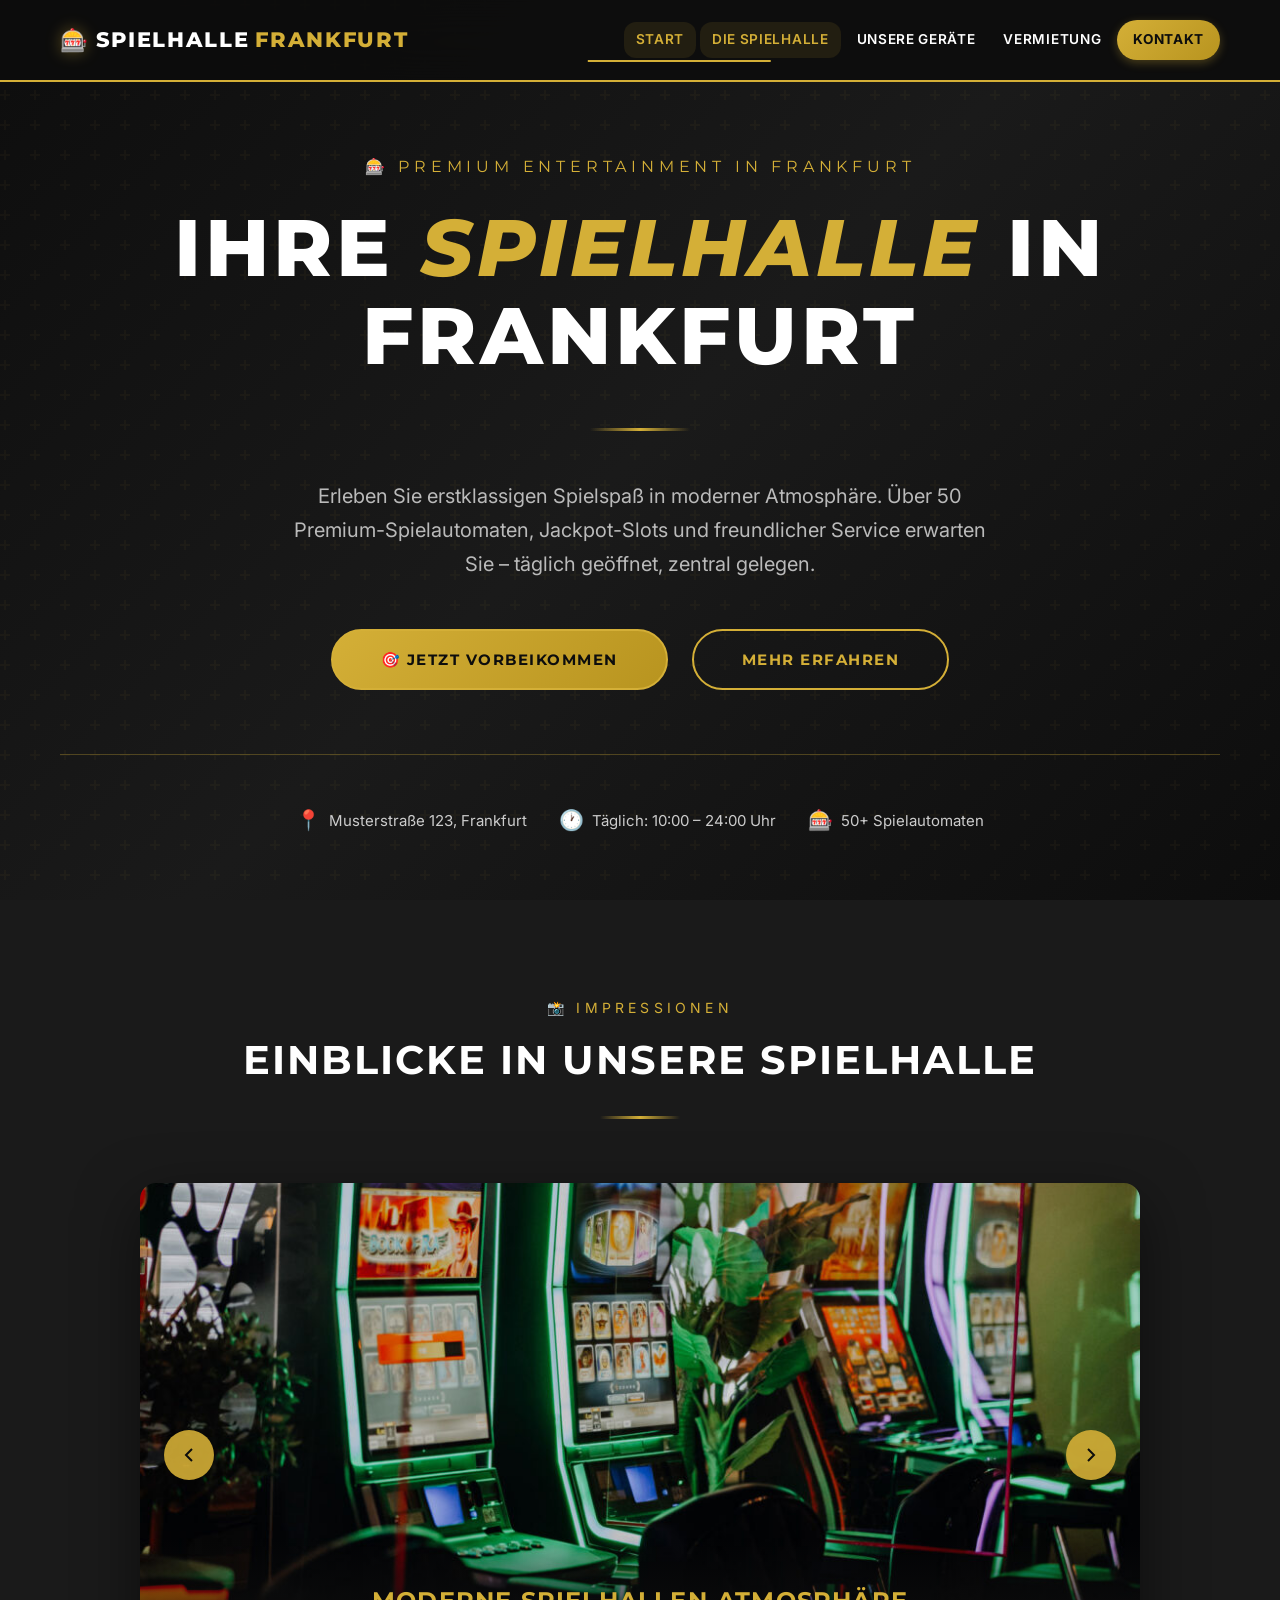
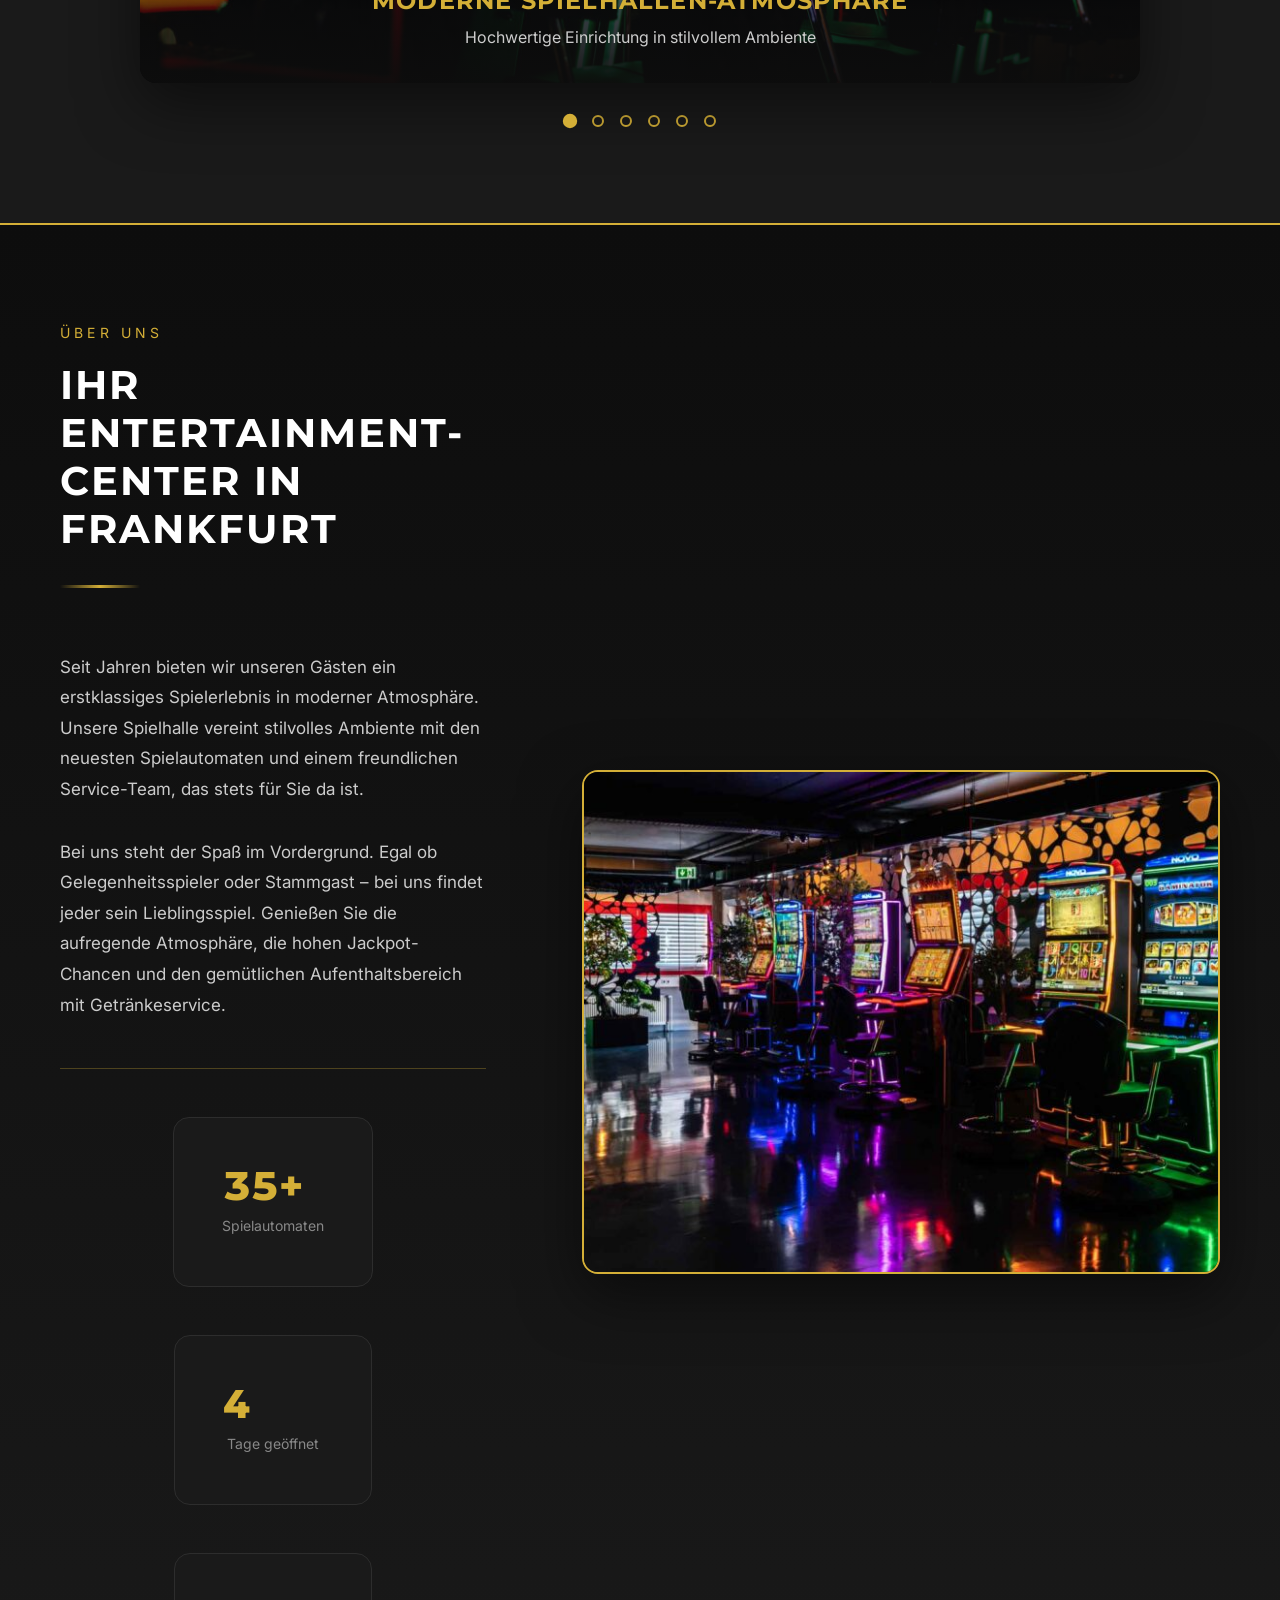
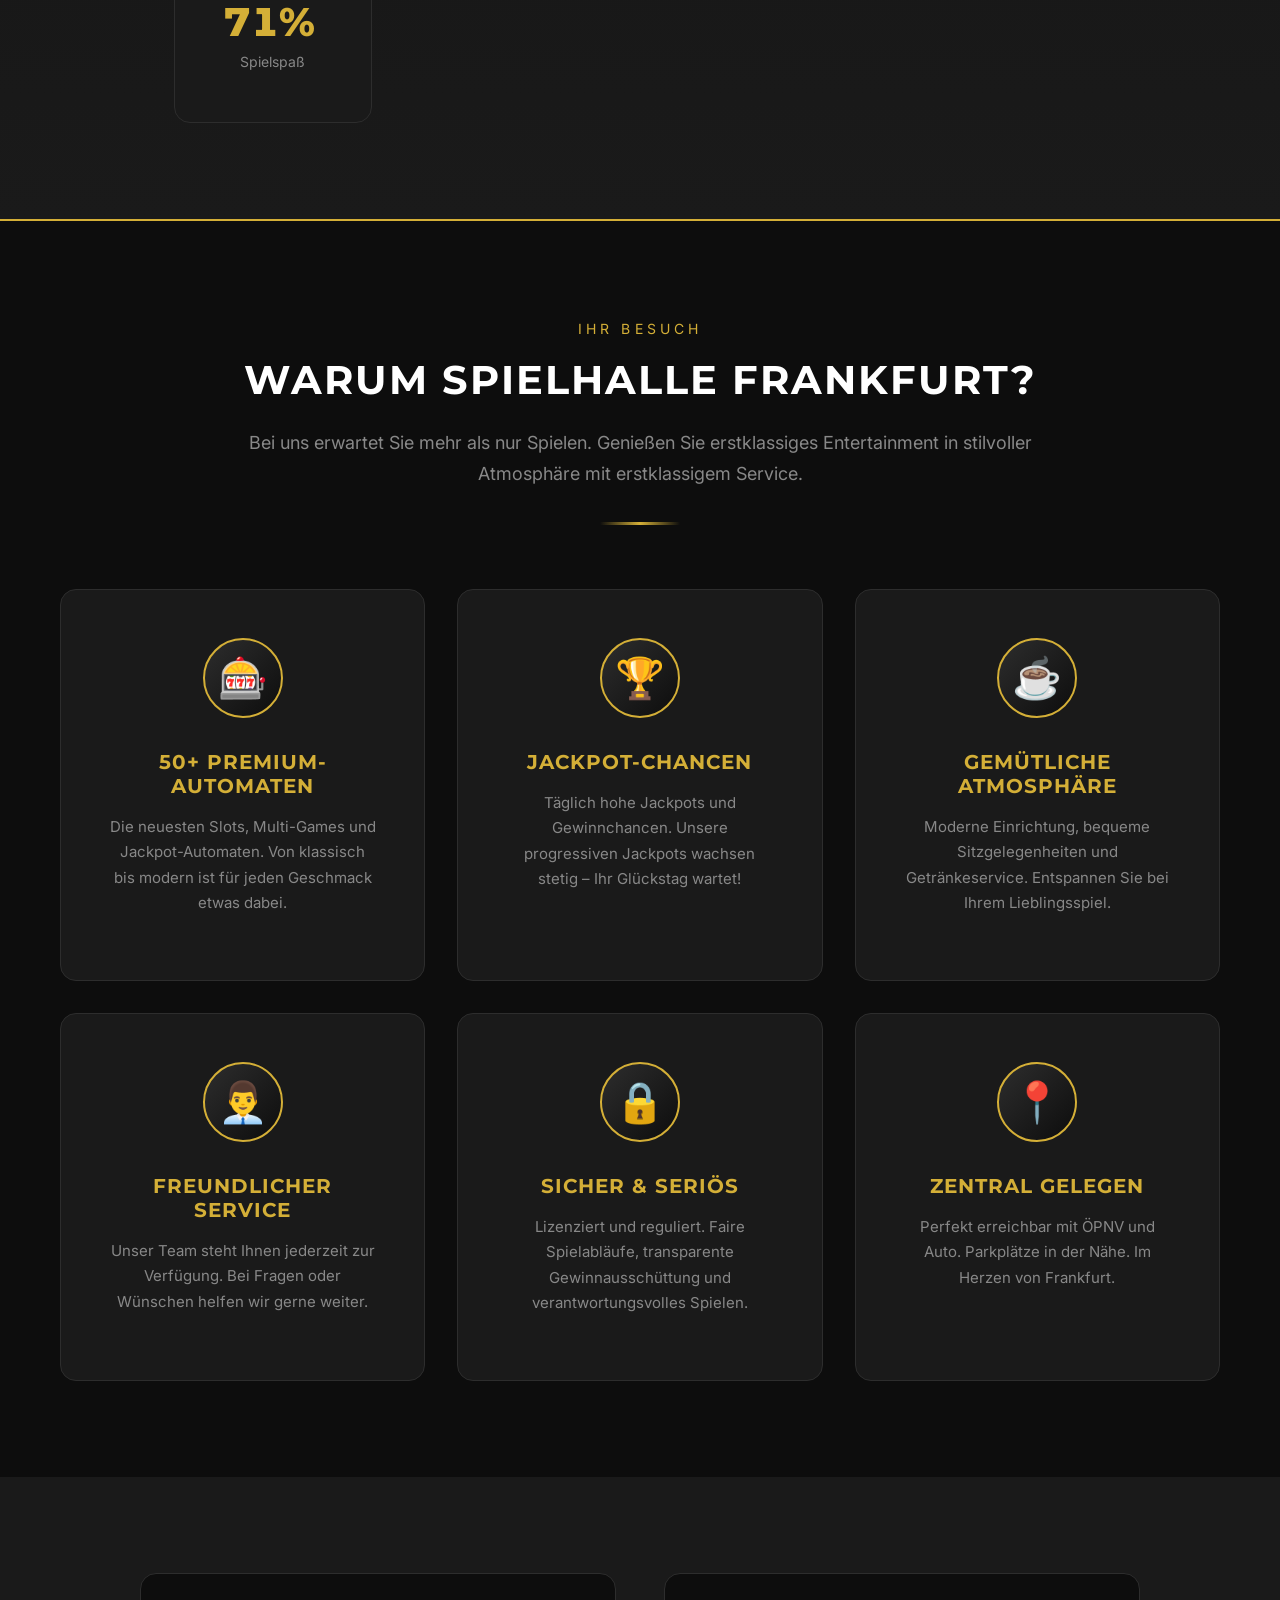
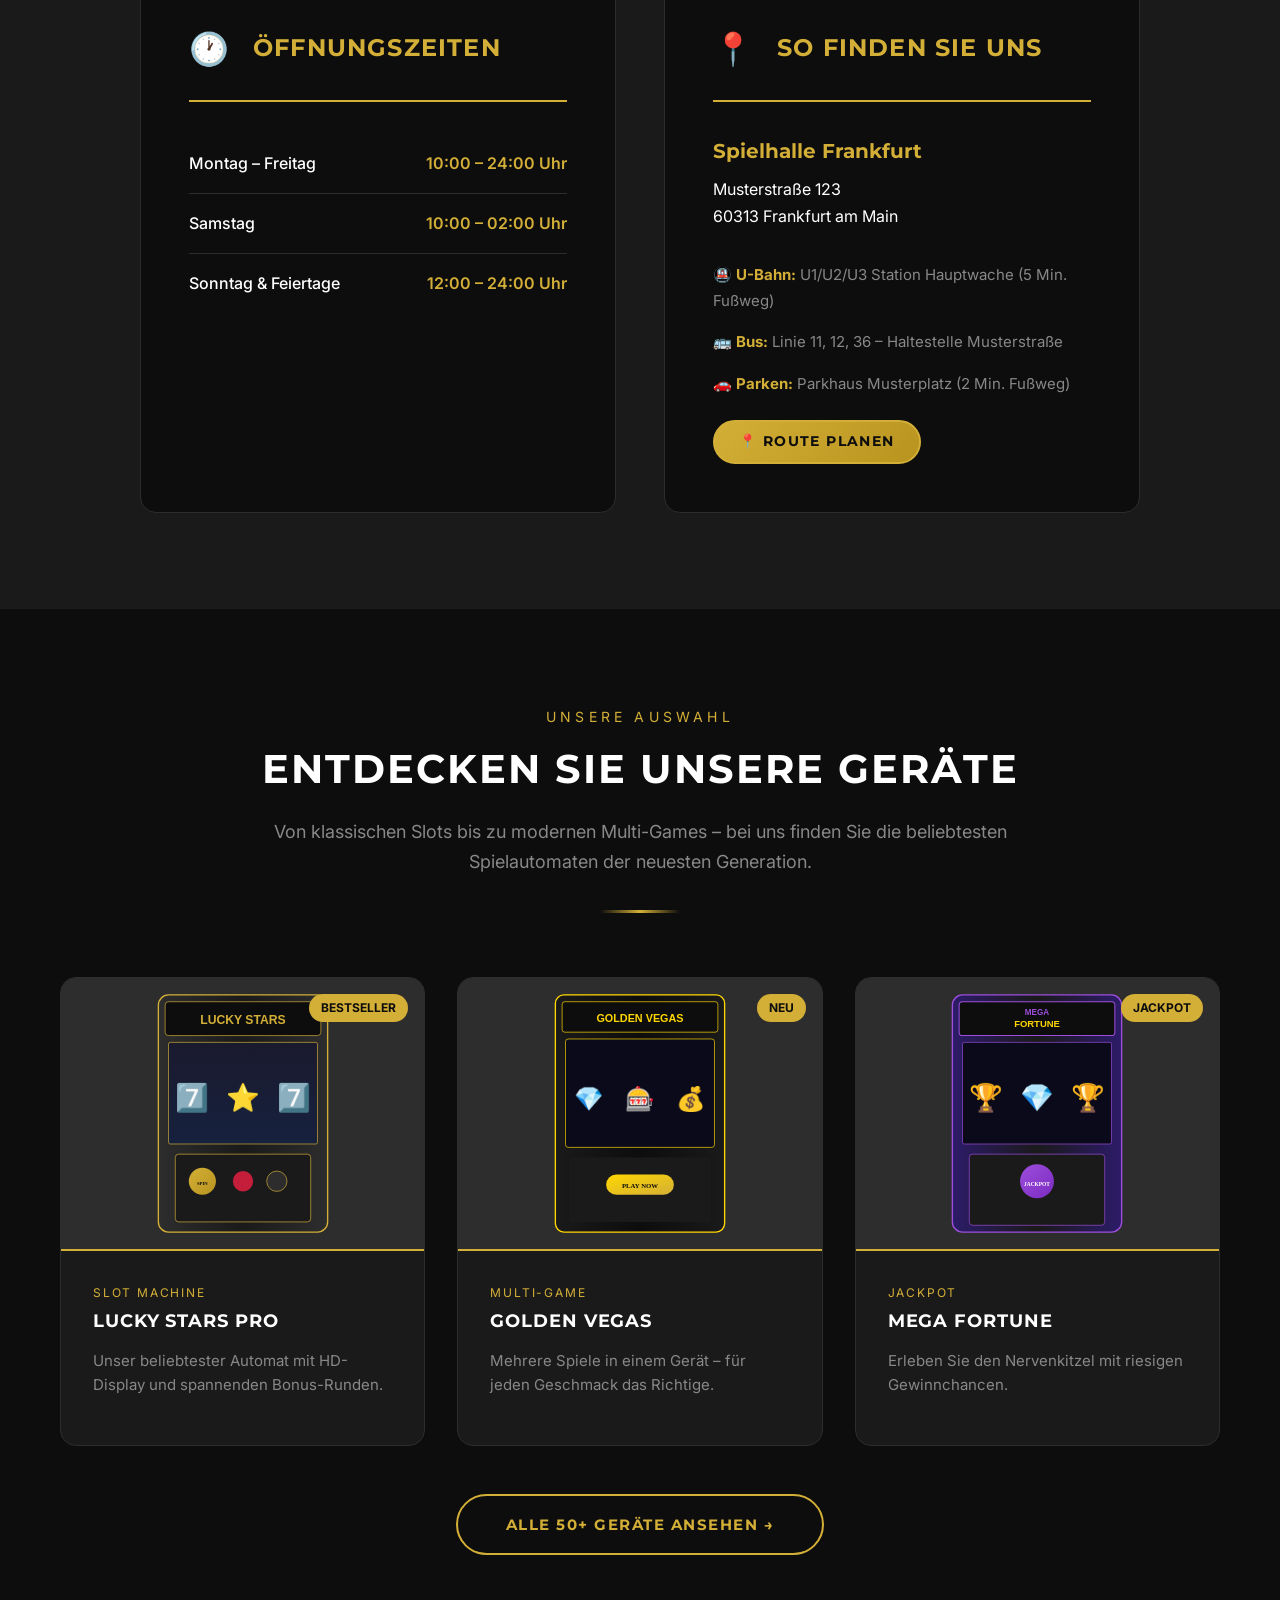
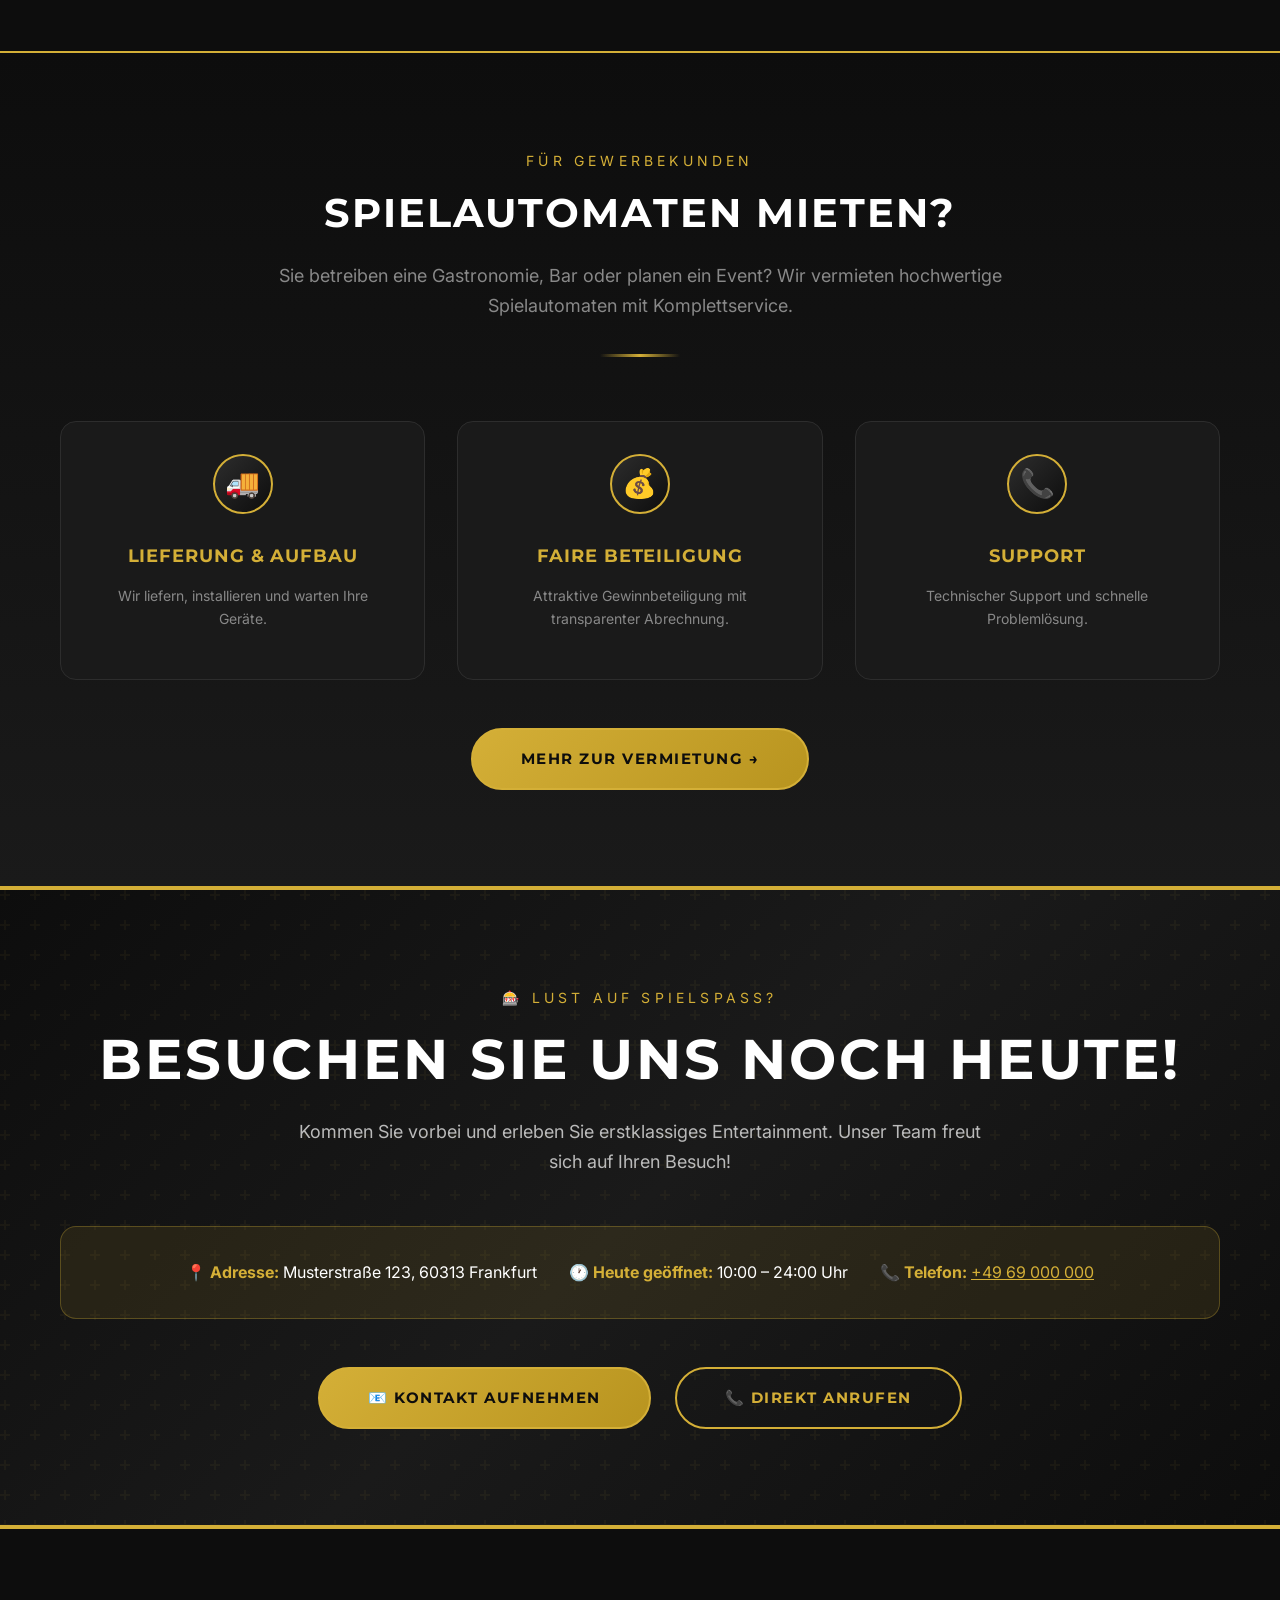
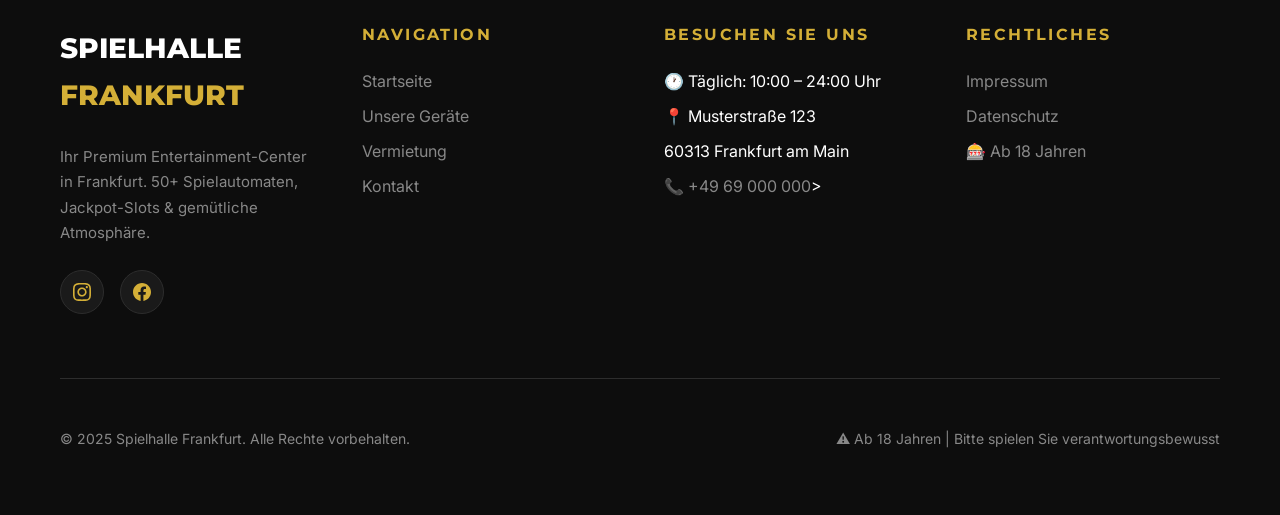
<file: index.html>
<!DOCTYPE html>
<html lang="de">
<head>
    <meta charset="UTF-8">
    <meta name="viewport" content="width=device-width, initial-scale=1.0">
    <title>Spielhalle Frankfurt | Ihr Entertainment-Center in Frankfurt</title>
    <meta name="description" content="Besuchen Sie die Spielhalle Frankfurt – Ihr Premium Entertainment-Center. 50+ Spielautomaten, Jackpot-Slots, gemütliche Atmosphäre. Täglich geöffnet!">
    <meta name="keywords" content="Spielhalle Frankfurt, Spielautomaten, Casino, Entertainment, Jackpot, Slot Machines">
    
    <!-- Google Fonts -->
    <link rel="preconnect" href="https://fonts.googleapis.com">
    <link rel="preconnect" href="https://fonts.gstatic.com" crossorigin>
    <link href="https://fonts.googleapis.com/css2?family=Inter:wght@400;500;600&family=Montserrat:wght@400;600;700;800&display=swap" rel="stylesheet">
    
    <link rel="stylesheet" href="css/style.css">
    
    <!-- Open Graph -->
    <meta property="og:title" content="Spielhalle Frankfurt | Ihr Entertainment-Center">
    <meta property="og:description" content="50+ Premium Spielautomaten, Jackpot-Slots & gemütliche Atmosphäre. Besuchen Sie uns!">
    <meta property="og:type" content="website">
</head>
<body>
    <!-- Header -->
    <header class="header" id="header">
        <div class="container">
            <nav class="nav">
                <a href="index.html" class="logo">
                    <span class="logo__icon">🎰</span>
                    SPIELHALLE<span>FRANKFURT</span>
                </a>
                
                <button class="nav__toggle" id="navToggle" aria-label="Menü öffnen">
                    <span></span>
                    <span></span>
                    <span></span>
                </button>
                
                <ul class="nav__menu" id="navMenu">
                    <li><a href="index.html" class="nav__link active">Start</a></li>
                    <li><a href="#spielhalle" class="nav__link">Die Spielhalle</a></li>
                    <li><a href="geraete.html" class="nav__link">Unsere Geräte</a></li>
                    <li><a href="vermietung.html" class="nav__link">Vermietung</a></li>
                    <li><a href="kontakt.html" class="nav__link nav__link--cta">Kontakt</a></li>
                </ul>
            </nav>
        </div>
    </header>

    <!-- Hero Section - SPIELHALLE FOKUS -->
    <section class="hero">
        <div class="container">
            <div class="hero__content">
                <p class="hero__subtitle">🎰 Premium Entertainment in Frankfurt</p>
                <h1 class="hero__title">
                    Ihre <span>Spielhalle</span> in Frankfurt
                </h1>
                <div class="hero__line"></div>
                <p class="hero__text">
                    Erleben Sie erstklassigen Spielspaß in moderner Atmosphäre. 
                    Über 50 Premium-Spielautomaten, Jackpot-Slots und freundlicher Service 
                    erwarten Sie – täglich geöffnet, zentral gelegen.
                </p>
                <div class="hero__buttons">
                    <a href="#besuch" class="btn btn--gold">🎯 Jetzt vorbeikommen</a>
                    <a href="#spielhalle" class="btn btn--outline-gold">Mehr erfahren</a>
                </div>
                
                <!-- Quick Info Bar -->
                <div class="hero__quick-info">
                    <div class="quick-info__item">
                        <span class="quick-info__icon">📍</span>
                        <span>Musterstraße 123, Frankfurt</span>
                    </div>
                    <div class="quick-info__item">
                        <span class="quick-info__icon">🕐</span>
                        <span>Täglich: 10:00 – 24:00 Uhr</span>
                    </div>
                    <div class="quick-info__item">
                        <span class="quick-info__icon">🎰</span>
                        <span>50+ Spielautomaten</span>
                    </div>
                </div>
            </div>
        </div>
    </section>

    <!-- KARUSSELL - Galerie -->
    <section class="section section--black-light carousel-section">
        <div class="container">
            <header class="section-header">
                <p class="section-header__label">📸 Impressionen</p>
                <h2 class="section-header__title">Einblicke in unsere Spielhalle</h2>
                <div class="section-header__line"></div>
            </header>
            
            <div class="carousel">
                <div class="carousel__container">
                    <div class="carousel__track">
                        <!-- Slide 1 -->
                        <div class="carousel__slide">
                            <img src="images/location/Spielhalle_Dietzenbach-06-1024x759.jpg" alt="Spielhallen-Atmosphäre" loading="lazy">
                            <div class="carousel__caption">
                                <h3>Moderne Spielhallen-Atmosphäre</h3>
                                <p>Hochwertige Einrichtung in stilvollem Ambiente</p>
                            </div>
                        </div>
                        
                        <!-- Slide 2 -->
                        <div class="carousel__slide">
                            <img src="images/location/Spielhalle_Dietzenbach-18-683x1024.jpg" alt="Premium-Geräte" loading="lazy">
                            <div class="carousel__caption">
                                <h3>Premium-Spielautomaten</h3>
                                <p>Die neuesten Geräte mit HD-Displays</p>
                            </div>
                        </div>
                        
                        <!-- Slide 3 -->
                        <div class="carousel__slide">
                            <img src="images/location/Spielhalle_Dietzenbach-46-791x1024.jpg" alt="Gewinnmomente" loading="lazy">
                            <div class="carousel__caption">
                                <h3>Gewinnmomente erleben</h3>
                                <p>Täglich hohe Jackpots und Gewinnchancen</p>
                            </div>
                        </div>
                        
                        <!-- Slide 4 -->
                        <div class="carousel__slide">
                            <img src="images/location/Spielhalle_Dietzenbach-47-683x1024.jpg" alt="Gemütlicher Bereich" loading="lazy">
                            <div class="carousel__caption">
                                <h3>Gemütlicher Aufenthaltsbereich</h3>
                                <p>Entspannen Sie bei einem Getränk zwischen den Spielen</p>
                            </div>
                        </div>
                        
                        <!-- Slide 5 -->
                        <div class="carousel__slide">
                            <img src="images/location/Spielhalle_Dietzenbach-48-1024x610.jpg" alt="Spielhallen-Detail" loading="lazy">
                            <div class="carousel__caption">
                                <h3>Stilvolle Details</h3>
                                <p>Modernes Design trifft auf gemütliche Atmosphäre</p>
                            </div>
                        </div>
                        
                        <!-- Slide 6 -->
                        <div class="carousel__slide">
                            <img src="images/location/Spielhalle_Dietzenbach-52-1024x516.jpg" alt="Spielhallen-Übersicht" loading="lazy">
                            <div class="carousel__caption">
                                <h3>Ihr Entertainment-Center</h3>
                                <p>Großzügige Räumlichkeiten für besten Spielspaß</p>
                            </div>
                        </div>
                    </div>
                </div>
                
                <!-- Navigation Buttons -->
                <button class="carousel__btn carousel__btn--prev" aria-label="Vorheriges Bild">
                    <svg viewBox="0 0 24 24" fill="none" stroke="currentColor" stroke-width="2">
                        <path d="M15 18l-6-6 6-6"/>
                    </svg>
                </button>
                <button class="carousel__btn carousel__btn--next" aria-label="Nächstes Bild">
                    <svg viewBox="0 0 24 24" fill="none" stroke="currentColor" stroke-width="2">
                        <path d="M9 18l6-6-6-6"/>
                    </svg>
                </button>
                
                <!-- Dots Indicator -->
                <div class="carousel__dots">
                    <button class="carousel__dot active" aria-label="Gehe zu Bild 1"></button>
                    <button class="carousel__dot" aria-label="Gehe zu Bild 2"></button>
                    <button class="carousel__dot" aria-label="Gehe zu Bild 3"></button>
                    <button class="carousel__dot" aria-label="Gehe zu Bild 4"></button>
                    <button class="carousel__dot" aria-label="Gehe zu Bild 5"></button>
                    <button class="carousel__dot" aria-label="Gehe zu Bild 6"></button>
                </div>
            </div>
        </div>
    </section>

    <!-- ÜBER UNS / ATMOSPHÄRE -->
    <section class="section section--gold-accent" id="ueber-uns">
        <div class="container">
            <div class="about-grid">
                <div class="about-content">
                    <header class="section-header section-header--left">
                        <p class="section-header__label">Über Uns</p>
                        <h2 class="section-header__title">Ihr Entertainment-Center in Frankfurt</h2>
                        <div class="section-header__line"></div>
                    </header>
                    
                    <p class="about-text">
                        Seit Jahren bieten wir unseren Gästen ein erstklassiges Spielerlebnis in moderner Atmosphäre. 
                        Unsere Spielhalle vereint stilvolles Ambiente mit den neuesten Spielautomaten und 
                        einem freundlichen Service-Team, das stets für Sie da ist.
                    </p>
                    
                    <p class="about-text">
                        Bei uns steht der Spaß im Vordergrund. Egal ob Gelegenheitsspieler oder Stammgast – 
                        bei uns findet jeder sein Lieblingsspiel. Genießen Sie die aufregende Atmosphäre, 
                        die hohen Jackpot-Chancen und den gemütlichen Aufenthaltsbereich mit Getränkeservice.
                    </p>
                    
                    <div class="about-stats">
                        <div class="stat-item">
                            <span class="stat-number">50+</span>
                            <span class="stat-label">Spielautomaten</span>
                        </div>
                        <div class="stat-item">
                            <span class="stat-number">7</span>
                            <span class="stat-label">Tage geöffnet</span>
                        </div>
                        <div class="stat-item">
                            <span class="stat-number">100%</span>
                            <span class="stat-label">Spielspaß</span>
                        </div>
                    </div>
                </div>
                
                <div class="about-image">
                    <img src="images/location/Spielhalle_Dietzenbach-52-1024x516.jpg" alt="Spielhalle Atmosphäre" loading="lazy">
                </div>
            </div>
        </div>
    </section>

    <!-- SPIELHALLE VORTEILE - Warum uns besuchen? -->
    <section class="section section--black" id="spielhalle">
        <div class="container">
            <header class="section-header">
                <p class="section-header__label">Ihr Besuch</p>
                <h2 class="section-header__title">Warum Spielhalle Frankfurt?</h2>
                <p class="section-header__text">
                    Bei uns erwartet Sie mehr als nur Spielen. Genießen Sie erstklassiges Entertainment 
                    in stilvoller Atmosphäre mit erstklassigem Service.
                </p>
                <div class="section-header__line"></div>
            </header>
            
            <div class="feature-grid">
                <div class="feature-card">
                    <div class="feature-card__icon">🎰</div>
                    <h3 class="feature-card__title">50+ Premium-Automaten</h3>
                    <p class="feature-card__text">Die neuesten Slots, Multi-Games und Jackpot-Automaten. Von klassisch bis modern ist für jeden Geschmack etwas dabei.</p>
                </div>
                
                <div class="feature-card">
                    <div class="feature-card__icon">🏆</div>
                    <h3 class="feature-card__title">Jackpot-Chancen</h3>
                    <p class="feature-card__text">Täglich hohe Jackpots und Gewinnchancen. Unsere progressiven Jackpots wachsen stetig – Ihr Glückstag wartet!</p>
                </div>
                
                <div class="feature-card">
                    <div class="feature-card__icon">☕</div>
                    <h3 class="feature-card__title">Gemütliche Atmosphäre</h3>
                    <p class="feature-card__text">Moderne Einrichtung, bequeme Sitzgelegenheiten und Getränkeservice. Entspannen Sie bei Ihrem Lieblingsspiel.</p>
                </div>
                
                <div class="feature-card">
                    <div class="feature-card__icon">👨‍💼</div>
                    <h3 class="feature-card__title">Freundlicher Service</h3>
                    <p class="feature-card__text">Unser Team steht Ihnen jederzeit zur Verfügung. Bei Fragen oder Wünschen helfen wir gerne weiter.</p>
                </div>
                
                <div class="feature-card">
                    <div class="feature-card__icon">🔒</div>
                    <h3 class="feature-card__title">Sicher & Seriös</h3>
                    <p class="feature-card__text">Lizenziert und reguliert. Faire Spielabläufe, transparente Gewinnausschüttung und verantwortungsvolles Spielen.</p>
                </div>
                
                <div class="feature-card">
                    <div class="feature-card__icon">📍</div>
                    <h3 class="feature-card__title">Zentral gelegen</h3>
                    <p class="feature-card__text">Perfekt erreichbar mit ÖPNV und Auto. Parkplätze in der Nähe. Im Herzen von Frankfurt.</p>
                </div>
            </div>
        </div>
    </section>

    <!-- ÖFFNUNGSZEITEN & STANDORT -->
    <section class="section section--black-light" id="besuch">
        <div class="container">
            <div class="visit-grid">
                <!-- Öffnungszeiten -->
                <div class="visit-card">
                    <div class="visit-card__header">
                        <span class="visit-card__icon">🕐</span>
                        <h3>Öffnungszeiten</h3>
                    </div>
                    <ul class="opening-hours">
                        <li>
                            <span class="day">Montag – Freitag</span>
                            <span class="time">10:00 – 24:00 Uhr</span>
                        </li>
                        <li>
                            <span class="day">Samstag</span>
                            <span class="time">10:00 – 02:00 Uhr</span>
                        </li>
                        <li>
                            <span class="day">Sonntag & Feiertage</span>
                            <span class="time">12:00 – 24:00 Uhr</span>
                        </li>
                    </ul>
                    
                </div>
                
                <!-- Standort -->
                <div class="visit-card">
                    <div class="visit-card__header">
                        <span class="visit-card__icon">📍</span>
                        <h3>So finden Sie uns</h3>
                    </div>
                    <div class="location-info">
                        <p class="location-info__name">Spielhalle Frankfurt</p>
                        <p class="location-info__address">
                            Musterstraße 123<br>
                            60313 Frankfurt am Main
                        </p>
                        <div class="location-info__transport">
                            <p>🚇 <strong>U-Bahn:</strong> U1/U2/U3 Station Hauptwache (5 Min. Fußweg)</p>
                            <p>🚌 <strong>Bus:</strong> Linie 11, 12, 36 – Haltestelle Musterstraße</p>
                            <p>🚗 <strong>Parken:</strong> Parkhaus Musterplatz (2 Min. Fußweg)</p>
                        </div>
                    </div>
                    <a href="https://maps.google.com" target="_blank" class="btn btn--gold btn--small" style="margin-top: 1.5rem;">
                        📍 Route planen
                    </a>
                </div>
            </div>
        </div>
    </section>

    <!-- GERÄTE VORSCHAU -->
    <section class="section section--black">
        <div class="container">
            <header class="section-header">
                <p class="section-header__label">Unsere Auswahl</p>
                <h2 class="section-header__title">Entdecken Sie unsere Geräte</h2>
                <p class="section-header__text">
                    Von klassischen Slots bis zu modernen Multi-Games – bei uns finden Sie 
                    die beliebtesten Spielautomaten der neuesten Generation.
                </p>
                <div class="section-header__line"></div>
            </header>
            
            <div class="device-grid">
                <!-- Device 1 -->
                <div class="device-card">
                    <div class="device-card__image">
                        <img src="images/geraete/slot-1.svg" alt="Lucky Stars Pro Spielautomat" loading="lazy">
                        <span class="device-card__tag">Bestseller</span>
                    </div>
                    <div class="device-card__content">
                        <p class="device-card__category">Slot Machine</p>
                        <h3 class="device-card__title">Lucky Stars Pro</h3>
                        <p class="device-card__description">Unser beliebtester Automat mit HD-Display und spannenden Bonus-Runden.</p>
                    </div>
                </div>
                
                <!-- Device 2 -->
                <div class="device-card">
                    <div class="device-card__image">
                        <img src="images/geraete/slot-2.svg" alt="Golden Vegas Spielautomat" loading="lazy">
                        <span class="device-card__tag">Neu</span>
                    </div>
                    <div class="device-card__content">
                        <p class="device-card__category">Multi-Game</p>
                        <h3 class="device-card__title">Golden Vegas</h3>
                        <p class="device-card__description">Mehrere Spiele in einem Gerät – für jeden Geschmack das Richtige.</p>
                    </div>
                </div>
                
                <!-- Device 3 -->
                <div class="device-card">
                    <div class="device-card__image">
                        <img src="images/geraete/slot-3.svg" alt="Mega Fortune Jackpot Spielautomat" loading="lazy">
                        <span class="device-card__tag">Jackpot</span>
                    </div>
                    <div class="device-card__content">
                        <p class="device-card__category">Jackpot</p>
                        <h3 class="device-card__title">Mega Fortune</h3>
                        <p class="device-card__description">Erleben Sie den Nervenkitzel mit riesigen Gewinnchancen.</p>
                    </div>
                </div>
            </div>
            
            <div class="text-center mt-4">
                <a href="geraete.html" class="btn btn--outline-gold">Alle 50+ Geräte ansehen →</a>
            </div>
        </div>
    </section>

    <!-- VERMIETUNG - SEKUNDÄR -->
    <section class="section section--gold-accent">
        <div class="container">
            <header class="section-header">
                <p class="section-header__label">Für Gewerbekunden</p>
                <h2 class="section-header__title">Spielautomaten mieten?</h2>
                <p class="section-header__text">
                    Sie betreiben eine Gastronomie, Bar oder planen ein Event? 
                    Wir vermieten hochwertige Spielautomaten mit Komplettservice.
                </p>
                <div class="section-header__line"></div>
            </header>
            
            <div class="feature-grid feature-grid--compact">
                <div class="feature-card feature-card--compact">
                    <div class="feature-card__icon">🚚</div>
                    <h3 class="feature-card__title">Lieferung & Aufbau</h3>
                    <p class="feature-card__text">Wir liefern, installieren und warten Ihre Geräte.</p>
                </div>
                
                <div class="feature-card feature-card--compact">
                    <div class="feature-card__icon">💰</div>
                    <h3 class="feature-card__title">Faire Beteiligung</h3>
                    <p class="feature-card__text">Attraktive Gewinnbeteiligung mit transparenter Abrechnung.</p>
                </div>
                
                <div class="feature-card feature-card--compact">
                    <div class="feature-card__icon">📞</div>
                    <h3 class="feature-card__title">Support</h3>
                    <p class="feature-card__text">Technischer Support und schnelle Problemlösung.</p>
                </div>
            </div>
            
            <div class="text-center mt-4">
                <a href="vermietung.html" class="btn btn--gold">Mehr zur Vermietung →</a>
            </div>
        </div>
    </section>

    <!-- CTA - BESUCH JETZT -->
    <section class="cta-section">
        <div class="container">
            <p class="section-header__label" style="margin-bottom: 1rem;">🎰 Lust auf Spielspaß?</p>
            <h2 class="cta-section__title">Besuchen Sie uns noch heute!</h2>
            <p class="cta-section__text">
                Kommen Sie vorbei und erleben Sie erstklassiges Entertainment. 
                Unser Team freut sich auf Ihren Besuch!
            </p>
            
            <div class="cta-info-box">
                <div class="cta-info__item">
                    <strong>📍 Adresse:</strong> Musterstraße 123, 60313 Frankfurt
                </div>
                <div class="cta-info__item">
                    <strong>🕐 Heute geöffnet:</strong> 10:00 – 24:00 Uhr
                </div>
                <div class="cta-info__item">
                    <strong>📞 Telefon:</strong> <a href="tel:+4969000000">+49 69 000 000</a>
                </div>
            </div>
            
            <div class="hero__buttons" style="justify-content: center; margin-top: 2rem;">
                <a href="kontakt.html" class="btn btn--gold">📧 Kontakt aufnehmen</a>
                <a href="tel:+4969000000" class="btn btn--outline-gold">📞 Direkt anrufen</a>
            </div>
        </div>
    </section>

    <!-- Footer -->
    <footer class="footer">
        <div class="container">
            <div class="footer-grid">
                <div class="footer-brand">
                    <p class="footer-logo">SPIELHALLE<span>FRANKFURT</span></p>
                    <p class="footer-text">
                        Ihr Premium Entertainment-Center in Frankfurt. 
                        50+ Spielautomaten, Jackpot-Slots & gemütliche Atmosphäre.
                    </p>
                    <div class="footer-social">
                        <a href="#" aria-label="Instagram">
                            <svg width="18" height="18" viewBox="0 0 24 24" fill="currentColor">
                                <path d="M12 2.163c3.204 0 3.584.012 4.85.07 3.252.148 4.771 1.691 4.919 4.919.058 1.265.069 1.645.069 4.849 0 3.205-.012 3.584-.069 4.849-.149 3.225-1.664 4.771-4.919 4.919-1.266.058-1.644.07-4.85.07-3.204 0-3.584-.012-4.849-.07-3.26-.149-4.771-1.699-4.919-4.92-.058-1.265-.07-1.644-.07-4.849 0-3.204.013-3.583.07-4.849.149-3.227 1.664-4.771 4.919-4.919 1.266-.057 1.645-.069 4.849-.069zm0-2.163c-3.259 0-3.667.014-4.947.072-4.358.2-6.78 2.618-6.98 6.98-.059 1.281-.073 1.689-.073 4.948 0 3.259.014 3.668.072 4.948.2 4.358 2.618 6.78 6.98 6.98 1.281.058 1.689.072 4.948.072 3.259 0 3.668-.014 4.948-.072 4.354-.2 6.782-2.618 6.979-6.98.059-1.28.073-1.689.073-4.948 0-3.259-.014-3.667-.072-4.947-.196-4.354-2.617-6.78-6.979-6.98-1.281-.059-1.69-.073-4.949-.073zm0 5.838c-3.403 0-6.162 2.759-6.162 6.162s2.759 6.163 6.162 6.163 6.162-2.759 6.162-6.163c0-3.403-2.759-6.162-6.162-6.162zm0 10.162c-2.209 0-4-1.79-4-4 0-2.209 1.791-4 4-4s4 1.791 4 4c0 2.21-1.791 4-4 4zm6.406-11.845c-.796 0-1.441.645-1.441 1.44s.645 1.44 1.441 1.44c.795 0 1.439-.645 1.439-1.44s-.644-1.44-1.439-1.44z"/>
                            </svg>
                        </a>
                        <a href="#" aria-label="Facebook">
                            <svg width="18" height="18" viewBox="0 0 24 24" fill="currentColor">
                                <path d="M24 12.073c0-6.627-5.373-12-12-12s-12 5.373-12 12c0 5.99 4.388 10.954 10.125 11.854v-8.385H7.078v-3.47h3.047V9.43c0-3.007 1.792-4.669 4.533-4.669 1.312 0 2.686.235 2.686.235v2.953H15.83c-1.491 0-1.956.925-1.956 1.874v2.25h3.328l-.532 3.47h-2.796v8.385C19.612 23.027 24 18.062 24 12.073z"/>
                            </svg>
                        </a>
                    </div>
                </div>
                
                <div class="footer-nav">
                    <h4 class="footer-title">Navigation</h4>
                    <ul class="footer-links">
                        <li><a href="index.html">Startseite</a></li>
                        <li><a href="geraete.html">Unsere Geräte</a></li>
                        <li><a href="vermietung.html">Vermietung</a></li>
                        <li><a href="kontakt.html">Kontakt</a></li>
                    </ul>
                </div>
                
                <div class="footer-contact">
                    <h4 class="footer-title">Besuchen Sie uns</h4>
                    <ul class="footer-links">
                        <li>🕐 Täglich: 10:00 – 24:00 Uhr</li>
                        <li>📍 Musterstraße 123</li>
                        <li>60313 Frankfurt am Main</li>
                        <li><a href="tel:+4969000000">📞 +49 69 000 000</a>></li>
                    </ul>
                </div>
                
                <div class="footer-legal">
                    <h4 class="footer-title">Rechtliches</h4>
                    <ul class="footer-links">
                        <li><a href="impressum.html">Impressum</a></li>
                        <li><a href="datenschutz.html">Datenschutz</a></li>
                        <li><a href="#">🎰 Ab 18 Jahren</a></li>
                    </ul>
                </div>
            </div>
            
            <div class="footer-bottom">
                <p>&copy; 2025 Spielhalle Frankfurt. Alle Rechte vorbehalten.</p>
                <p>⚠️ Ab 18 Jahren | Bitte spielen Sie verantwortungsbewusst</p>
            </div>
        </div>
    </footer>

    <script src="js/main.js"></script>
    
    <!-- Carousel JavaScript -->
    <script>
        (function() {
            const carousel = document.querySelector('.carousel');
            if (!carousel) return;
            
            const track = carousel.querySelector('.carousel__track');
            const slides = carousel.querySelectorAll('.carousel__slide');
            const prevBtn = carousel.querySelector('.carousel__btn--prev');
            const nextBtn = carousel.querySelector('.carousel__btn--next');
            const dots = carousel.querySelectorAll('.carousel__dot');
            
            let currentIndex = 0;
            let autoplayInterval;
            
            function updateCarousel() {
                track.style.transform = `translateX(-${currentIndex * 100}%)`;
                
                dots.forEach((dot, index) => {
                    dot.classList.toggle('active', index === currentIndex);
                });
            }
            
            function nextSlide() {
                currentIndex = (currentIndex + 1) % slides.length;
                updateCarousel();
            }
            
            function prevSlide() {
                currentIndex = (currentIndex - 1 + slides.length) % slides.length;
                updateCarousel();
            }
            
            function goToSlide(index) {
                currentIndex = index;
                updateCarousel();
            }
            
            function startAutoplay() {
                autoplayInterval = setInterval(nextSlide, 5000);
            }
            
            function stopAutoplay() {
                clearInterval(autoplayInterval);
            }
            
            prevBtn.addEventListener('click', () => {
                stopAutoplay();
                prevSlide();
                startAutoplay();
            });
            
            nextBtn.addEventListener('click', () => {
                stopAutoplay();
                nextSlide();
                startAutoplay();
            });
            
            dots.forEach((dot, index) => {
                dot.addEventListener('click', () => {
                    stopAutoplay();
                    goToSlide(index);
                    startAutoplay();
                });
            });
            
            carousel.addEventListener('mouseenter', stopAutoplay);
            carousel.addEventListener('mouseleave', startAutoplay);
            
            // Touch support
            let touchStartX = 0;
            let touchEndX = 0;
            
            track.addEventListener('touchstart', (e) => {
                touchStartX = e.changedTouches[0].screenX;
                stopAutoplay();
            }, {passive: true});
            
            track.addEventListener('touchend', (e) => {
                touchEndX = e.changedTouches[0].screenX;
                handleSwipe();
                startAutoplay();
            }, {passive: true});
            
            function handleSwipe() {
                const swipeThreshold = 50;
                const diff = touchStartX - touchEndX;
                
                if (Math.abs(diff) > swipeThreshold) {
                    if (diff > 0) {
                        nextSlide();
                    } else {
                        prevSlide();
                    }
                }
            }
            
            startAutoplay();
        })();
    </script>
</body>
</html>
</file>
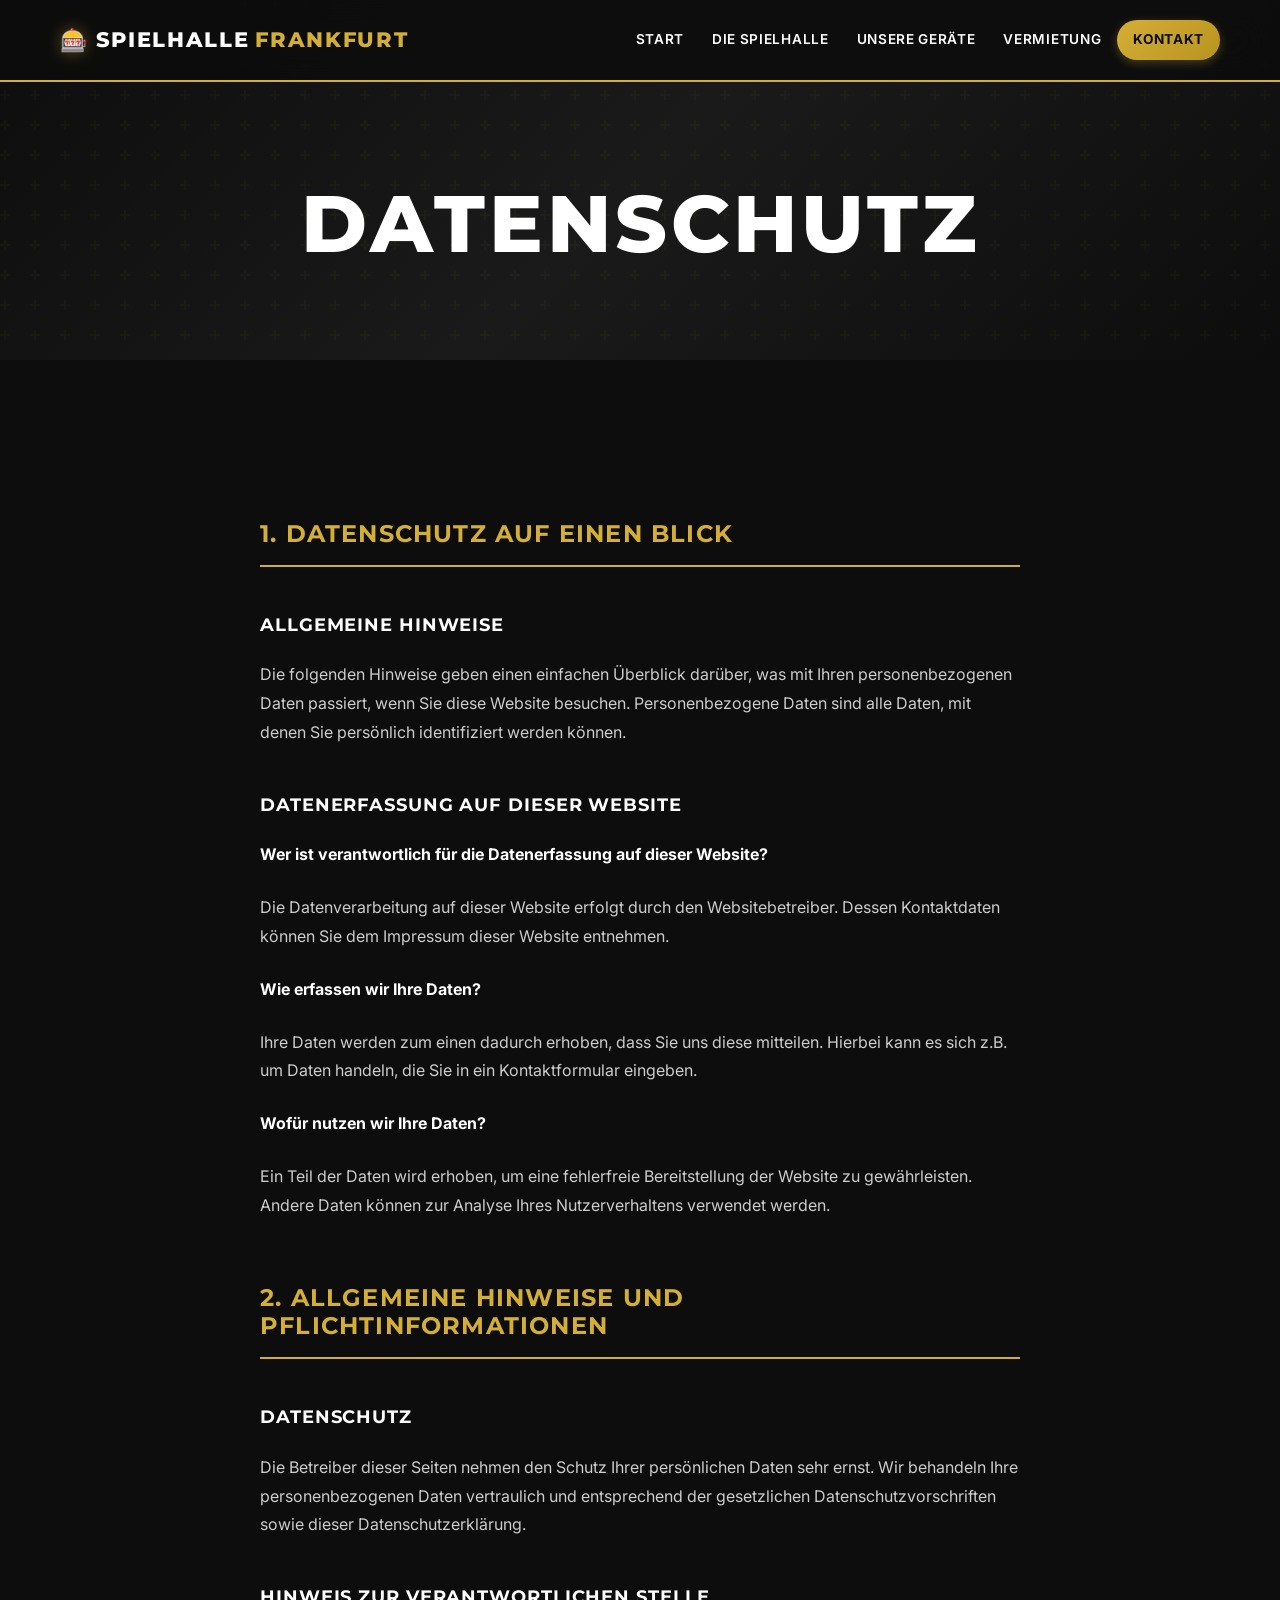
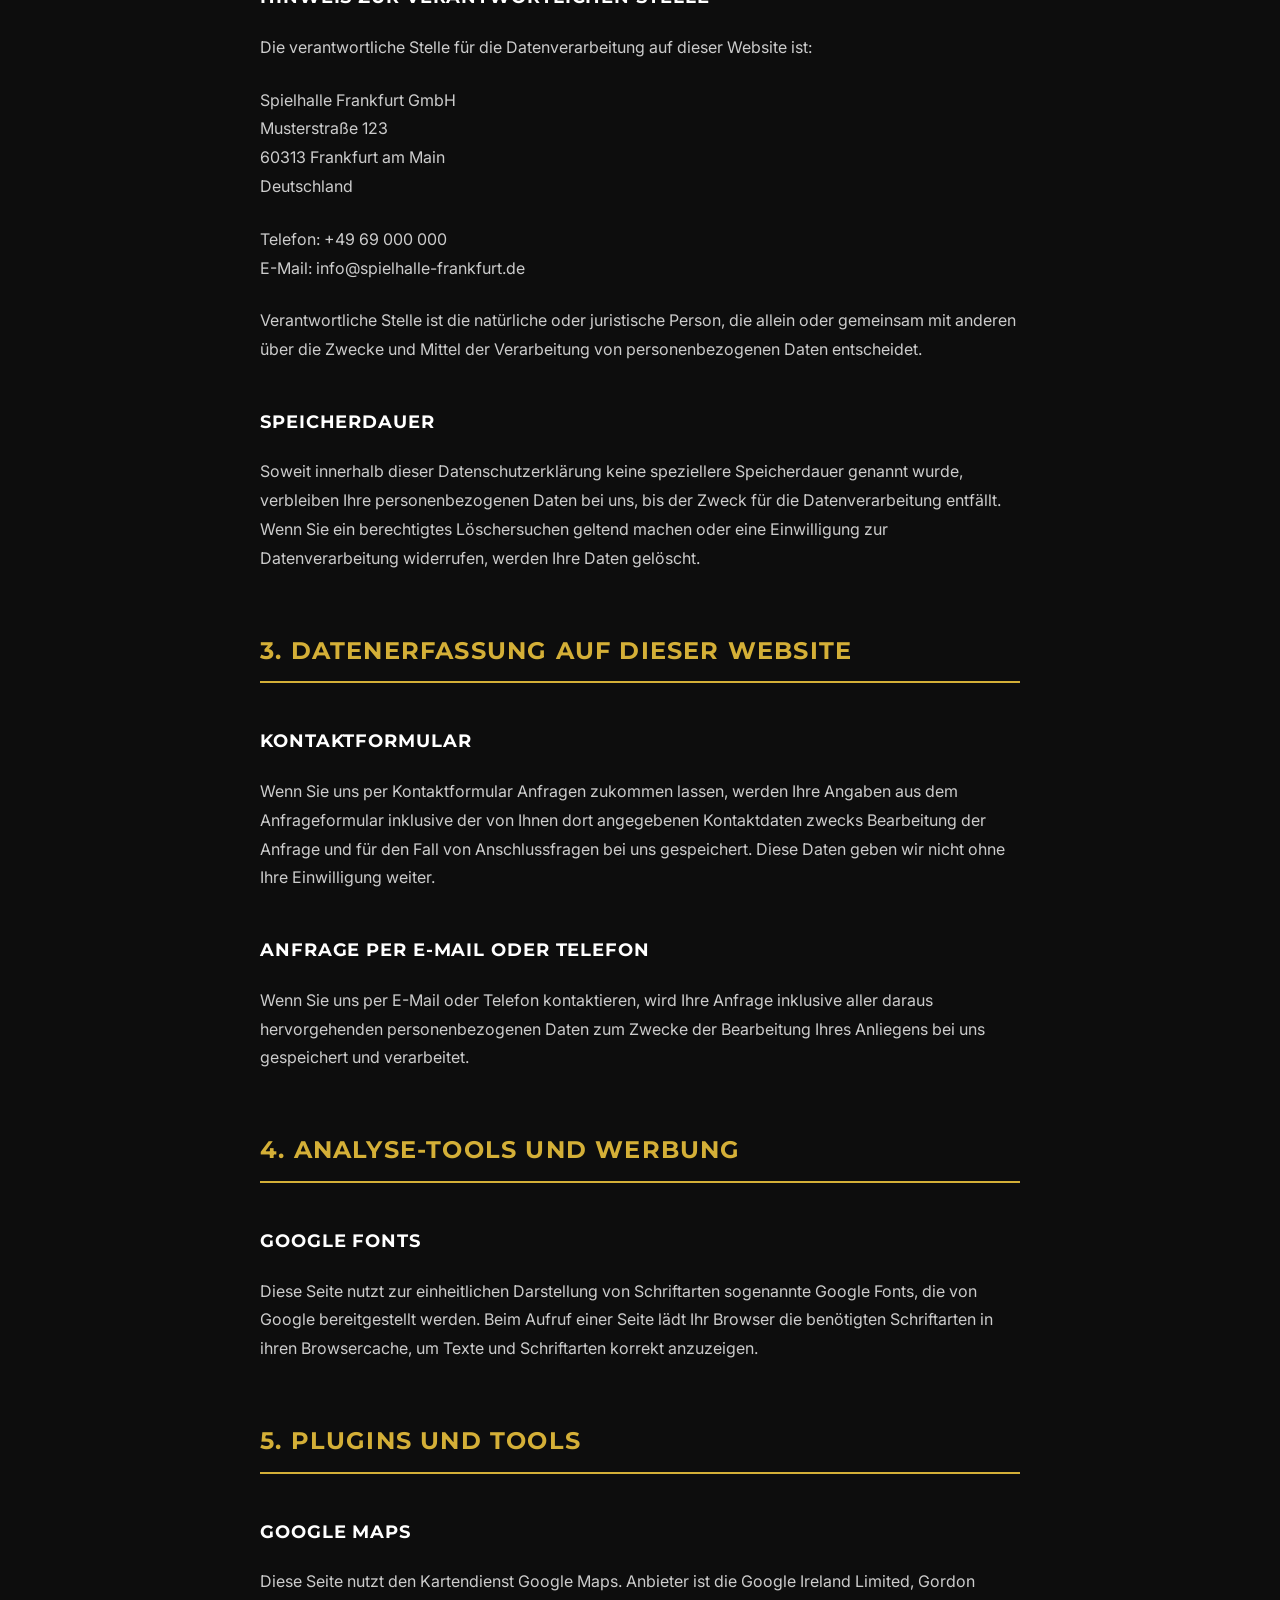
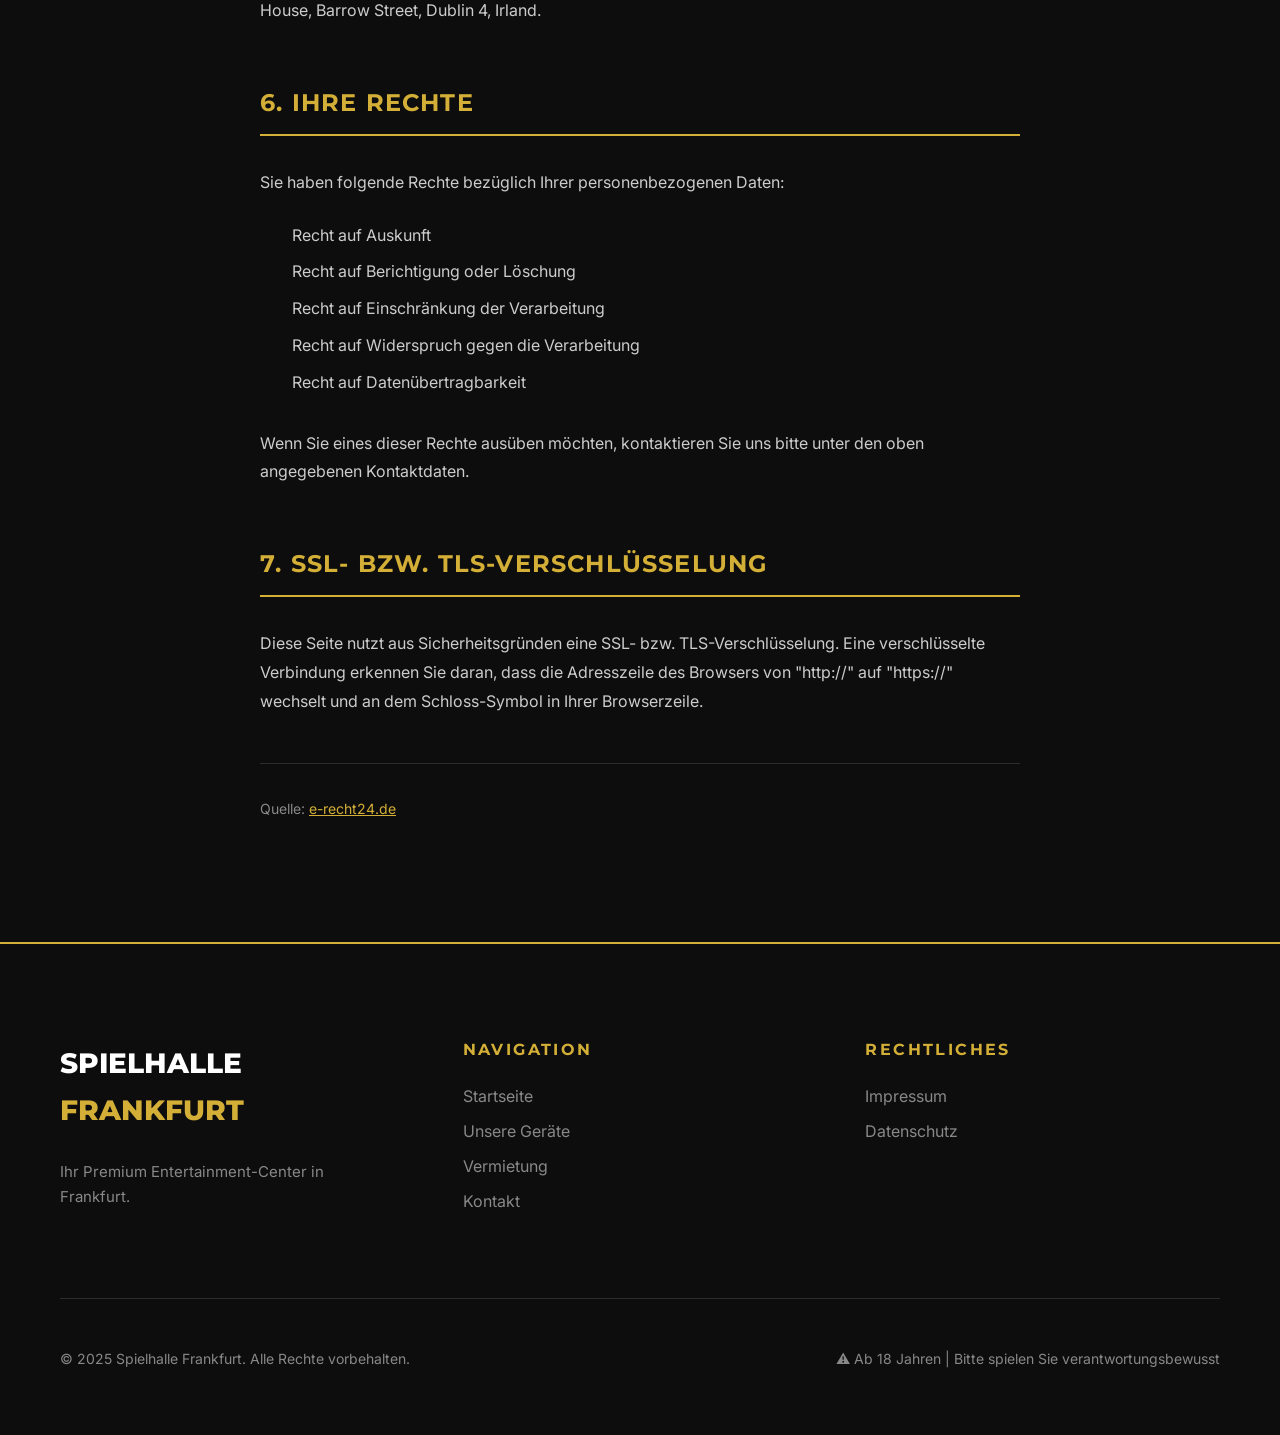
<file: datenschutz.html>
<!DOCTYPE html>
<html lang="de">
<head>
    <meta charset="UTF-8">
    <meta name="viewport" content="width=device-width, initial-scale=1.0">
    <title>Datenschutz | Spielhalle Frankfurt</title>
    <link rel="preconnect" href="https://fonts.googleapis.com">
    <link rel="preconnect" href="https://fonts.gstatic.com" crossorigin>
    <link href="https://fonts.googleapis.com/css2?family=Inter:wght@400;500;600&family=Montserrat:wght@400;600;700;800&display=swap" rel="stylesheet">
    <link rel="stylesheet" href="css/style.css">
</head>
<body>
    <header class="header" id="header">
        <div class="container">
            <nav class="nav">
                <a href="index.html" class="logo">
                    <span class="logo__icon">🎰</span>
                    SPIELHALLE<span>FRANKFURT</span>
                </a>
                
                <button class="nav__toggle" id="navToggle" aria-label="Menü öffnen">
                    <span></span>
                    <span></span>
                    <span></span>
                </button>
                
                <ul class="nav__menu" id="navMenu">
                    <li><a href="index.html" class="nav__link">Start</a></li>
                    <li><a href="index.html#spielhalle" class="nav__link">Die Spielhalle</a></li>
                    <li><a href="geraete.html" class="nav__link">Unsere Geräte</a></li>
                    <li><a href="vermietung.html" class="nav__link">Vermietung</a></li>
                    <li><a href="kontakt.html" class="nav__link nav__link--cta">Kontakt</a></li>
                </ul>
            </nav>
        </div>
    </header>

    <section class="hero" style="min-height: 40vh; padding-top: 120px;">
        <div class="container">
            <div class="hero__content">
                <h1 class="hero__title">Datenschutz</h1>
            </div>
        </div>
    </section>

    <section class="section section--black">
        <div class="container" style="max-width: 800px;">
            <div class="legal-content">
                <h2>1. Datenschutz auf einen Blick</h2>

                <h3>Allgemeine Hinweise</h3>
                <p>
                    Die folgenden Hinweise geben einen einfachen Überblick darüber, was mit Ihren personenbezogenen 
                    Daten passiert, wenn Sie diese Website besuchen. Personenbezogene Daten sind alle Daten, 
                    mit denen Sie persönlich identifiziert werden können.
                </p>

                <h3>Datenerfassung auf dieser Website</h3>
                <p><strong>Wer ist verantwortlich für die Datenerfassung auf dieser Website?</strong></p>
                <p>
                    Die Datenverarbeitung auf dieser Website erfolgt durch den Websitebetreiber. 
                    Dessen Kontaktdaten können Sie dem Impressum dieser Website entnehmen.
                </p>

                <p><strong>Wie erfassen wir Ihre Daten?</strong></p>
                <p>
                    Ihre Daten werden zum einen dadurch erhoben, dass Sie uns diese mitteilen. 
                    Hierbei kann es sich z.B. um Daten handeln, die Sie in ein Kontaktformular eingeben.
                </p>

                <p><strong>Wofür nutzen wir Ihre Daten?</strong></p>
                <p>
                    Ein Teil der Daten wird erhoben, um eine fehlerfreie Bereitstellung der Website zu gewährleisten. 
                    Andere Daten können zur Analyse Ihres Nutzerverhaltens verwendet werden.
                </p>

                <h2>2. Allgemeine Hinweise und Pflichtinformationen</h2>

                <h3>Datenschutz</h3>
                <p>
                    Die Betreiber dieser Seiten nehmen den Schutz Ihrer persönlichen Daten sehr ernst. 
                    Wir behandeln Ihre personenbezogenen Daten vertraulich und entsprechend der 
                    gesetzlichen Datenschutzvorschriften sowie dieser Datenschutzerklärung.
                </p>

                <h3>Hinweis zur verantwortlichen Stelle</h3>
                <p>Die verantwortliche Stelle für die Datenverarbeitung auf dieser Website ist:</p>

                <p>
                    Spielhalle Frankfurt GmbH<br>
                    Musterstraße 123<br>
                    60313 Frankfurt am Main<br>
                    Deutschland
                </p>

                <p>
                    Telefon: +49 69 000 000<br>
                    E-Mail: info@spielhalle-frankfurt.de
                </p>

                <p>
                    Verantwortliche Stelle ist die natürliche oder juristische Person, die allein oder 
                    gemeinsam mit anderen über die Zwecke und Mittel der Verarbeitung von personenbezogenen 
                    Daten entscheidet.
                </p>

                <h3>Speicherdauer</h3>
                <p>
                    Soweit innerhalb dieser Datenschutzerklärung keine speziellere Speicherdauer genannt wurde, 
                    verbleiben Ihre personenbezogenen Daten bei uns, bis der Zweck für die Datenverarbeitung 
                    entfällt. Wenn Sie ein berechtigtes Löschersuchen geltend machen oder eine Einwilligung 
                    zur Datenverarbeitung widerrufen, werden Ihre Daten gelöscht.
                </p>

                <h2>3. Datenerfassung auf dieser Website</h2>

                <h3>Kontaktformular</h3>
                <p>
                    Wenn Sie uns per Kontaktformular Anfragen zukommen lassen, werden Ihre Angaben aus dem 
                    Anfrageformular inklusive der von Ihnen dort angegebenen Kontaktdaten zwecks Bearbeitung 
                    der Anfrage und für den Fall von Anschlussfragen bei uns gespeichert. Diese Daten geben 
                    wir nicht ohne Ihre Einwilligung weiter.
                </p>

                <h3>Anfrage per E-Mail oder Telefon</h3>
                <p>
                    Wenn Sie uns per E-Mail oder Telefon kontaktieren, wird Ihre Anfrage inklusive aller 
                    daraus hervorgehenden personenbezogenen Daten zum Zwecke der Bearbeitung Ihres Anliegens 
                    bei uns gespeichert und verarbeitet.
                </p>

                <h2>4. Analyse-Tools und Werbung</h2>

                <h3>Google Fonts</h3>
                <p>
                    Diese Seite nutzt zur einheitlichen Darstellung von Schriftarten sogenannte Google Fonts, 
                    die von Google bereitgestellt werden. Beim Aufruf einer Seite lädt Ihr Browser die 
                    benötigten Schriftarten in ihren Browsercache, um Texte und Schriftarten korrekt anzuzeigen.
                </p>

                <h2>5. Plugins und Tools</h2>

                <h3>Google Maps</h3>
                <p>
                    Diese Seite nutzt den Kartendienst Google Maps. Anbieter ist die Google Ireland Limited, 
                    Gordon House, Barrow Street, Dublin 4, Irland.
                </p>

                <h2>6. Ihre Rechte</h2>

                <p>Sie haben folgende Rechte bezüglich Ihrer personenbezogenen Daten:</p>

                <ul>
                    <li>Recht auf Auskunft</li>
                    <li>Recht auf Berichtigung oder Löschung</li>
                    <li>Recht auf Einschränkung der Verarbeitung</li>
                    <li>Recht auf Widerspruch gegen die Verarbeitung</li>
                    <li>Recht auf Datenübertragbarkeit</li>
                </ul>

                <p>
                    Wenn Sie eines dieser Rechte ausüben möchten, kontaktieren Sie uns bitte unter den 
                    oben angegebenen Kontaktdaten.
                </p>

                <h2>7. SSL- bzw. TLS-Verschlüsselung</h2>
                <p>
                    Diese Seite nutzt aus Sicherheitsgründen eine SSL- bzw. TLS-Verschlüsselung. 
                    Eine verschlüsselte Verbindung erkennen Sie daran, dass die Adresszeile des Browsers 
                    von "http://" auf "https://" wechselt und an dem Schloss-Symbol in Ihrer Browserzeile.
                </p>

                <p style="margin-top: 3rem; padding-top: 2rem; border-top: 1px solid var(--color-black-lighter); color: var(--color-gray); font-size: 0.875rem;">
                    Quelle: <a href="https://www.e-recht24.de" target="_blank">e-recht24.de</a>
                </p>
            </div>
        </div>
    </section>

    <footer class="footer">
        <div class="container">
            <div class="footer-grid">
                <div class="footer-brand">
                    <p class="footer-logo">SPIELHALLE<span>FRANKFURT</span></p>
                    <p class="footer-text">Ihr Premium Entertainment-Center in Frankfurt.</p>
                </div>
                
                <div class="footer-nav">
                    <h4 class="footer-title">Navigation</h4>
                    <ul class="footer-links">
                        <li><a href="index.html">Startseite</a></li>
                        <li><a href="geraete.html">Unsere Geräte</a></li>
                        <li><a href="vermietung.html">Vermietung</a></li>
                        <li><a href="kontakt.html">Kontakt</a></li>
                    </ul>
                </div>
                
                <div class="footer-legal">
                    <h4 class="footer-title">Rechtliches</h4>
                    <ul class="footer-links">
                        <li><a href="impressum.html">Impressum</a></li>
                        <li><a href="datenschutz.html">Datenschutz</a></li>
                    </ul>
                </div>
            </div>
            
            <div class="footer-bottom">
                <p>&copy; 2025 Spielhalle Frankfurt. Alle Rechte vorbehalten.</p>
                <p>⚠️ Ab 18 Jahren | Bitte spielen Sie verantwortungsbewusst</p>
            </div>
        </div>
    </footer>

    <script src="js/main.js"></script>
</body>
</html>
</file>
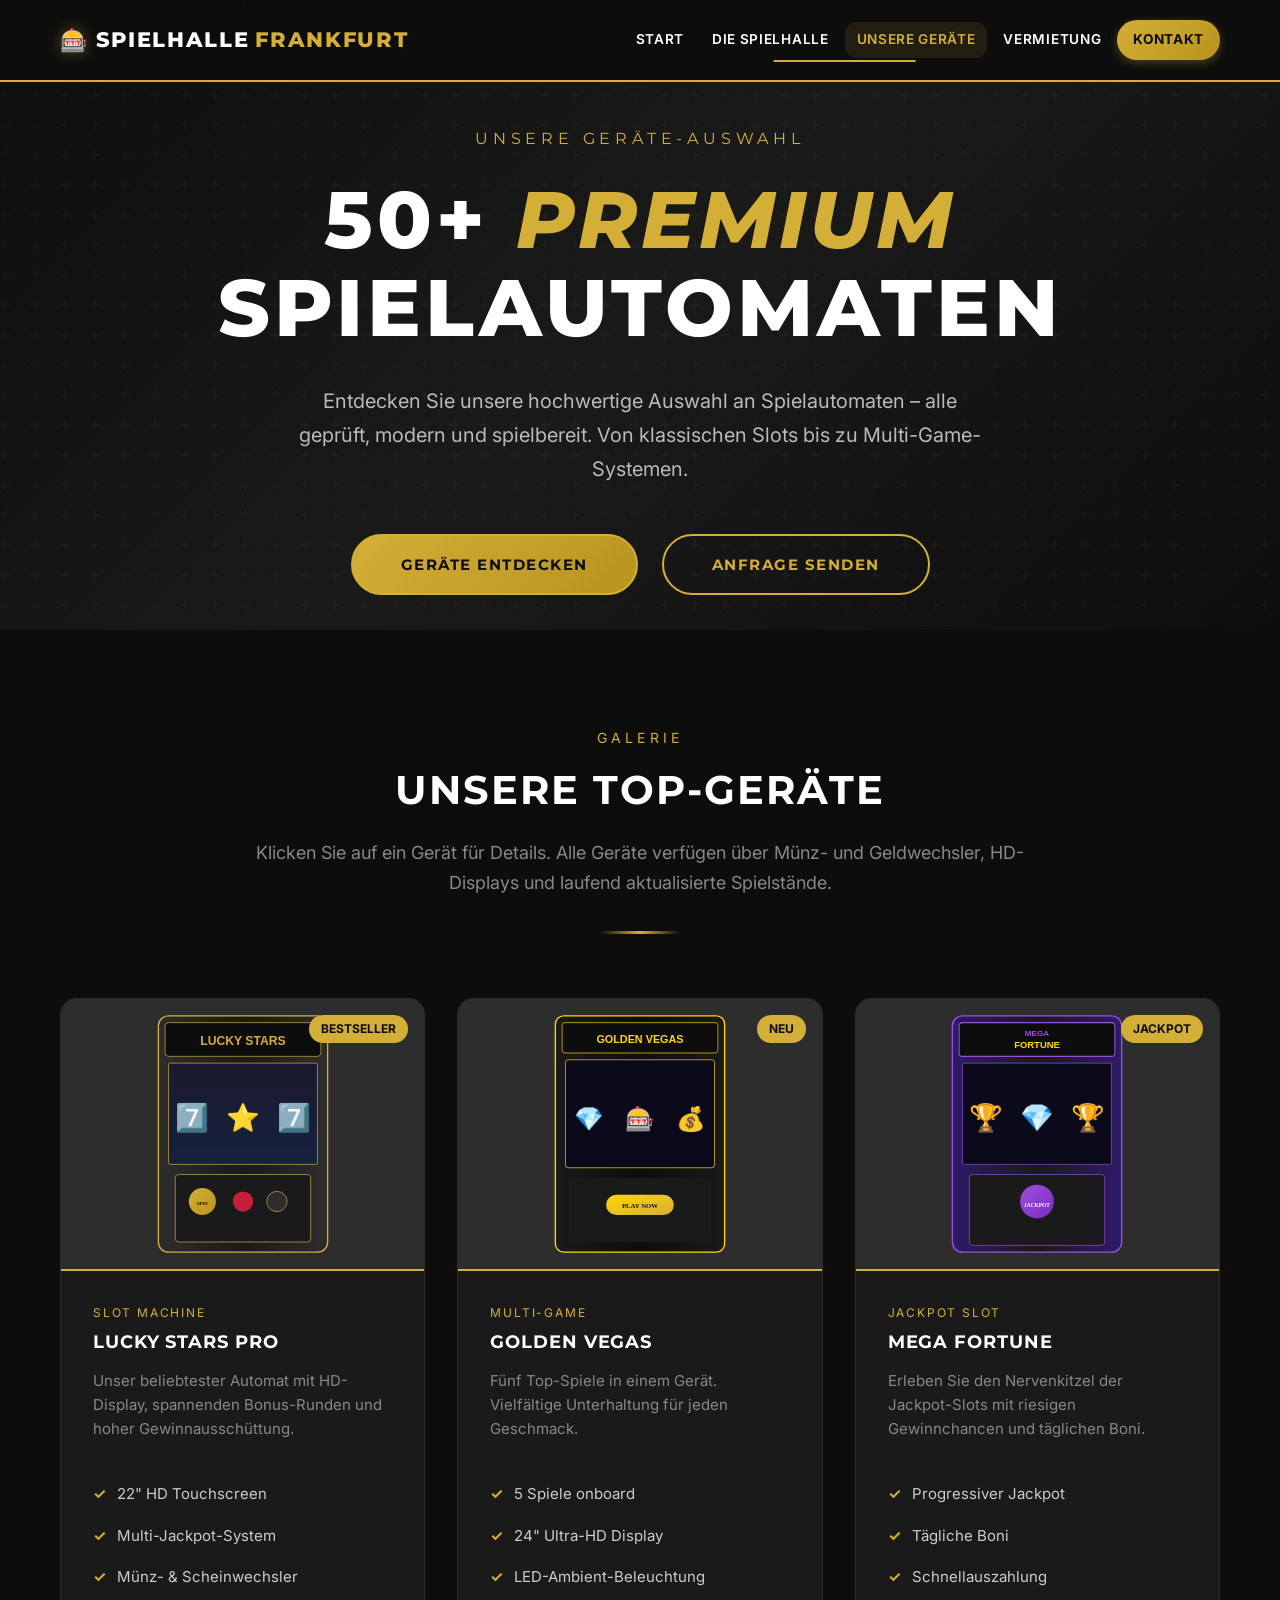
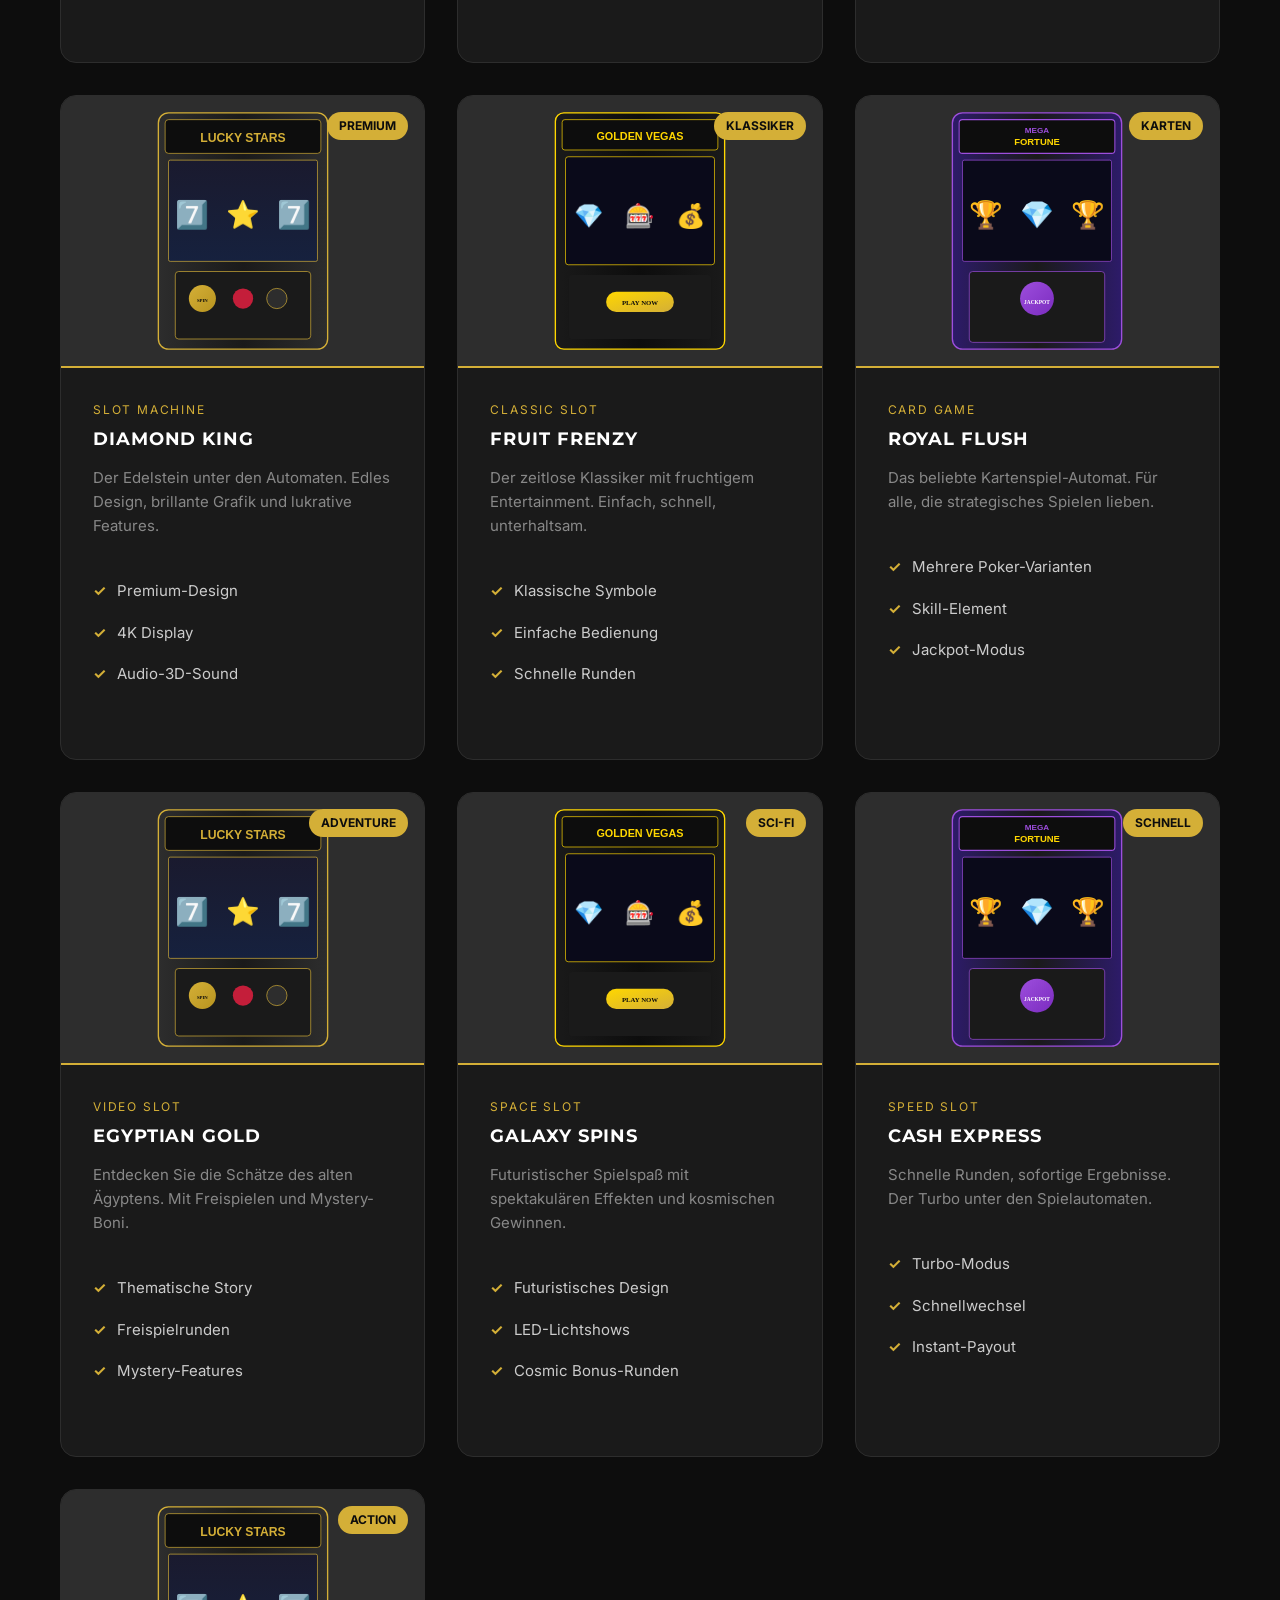
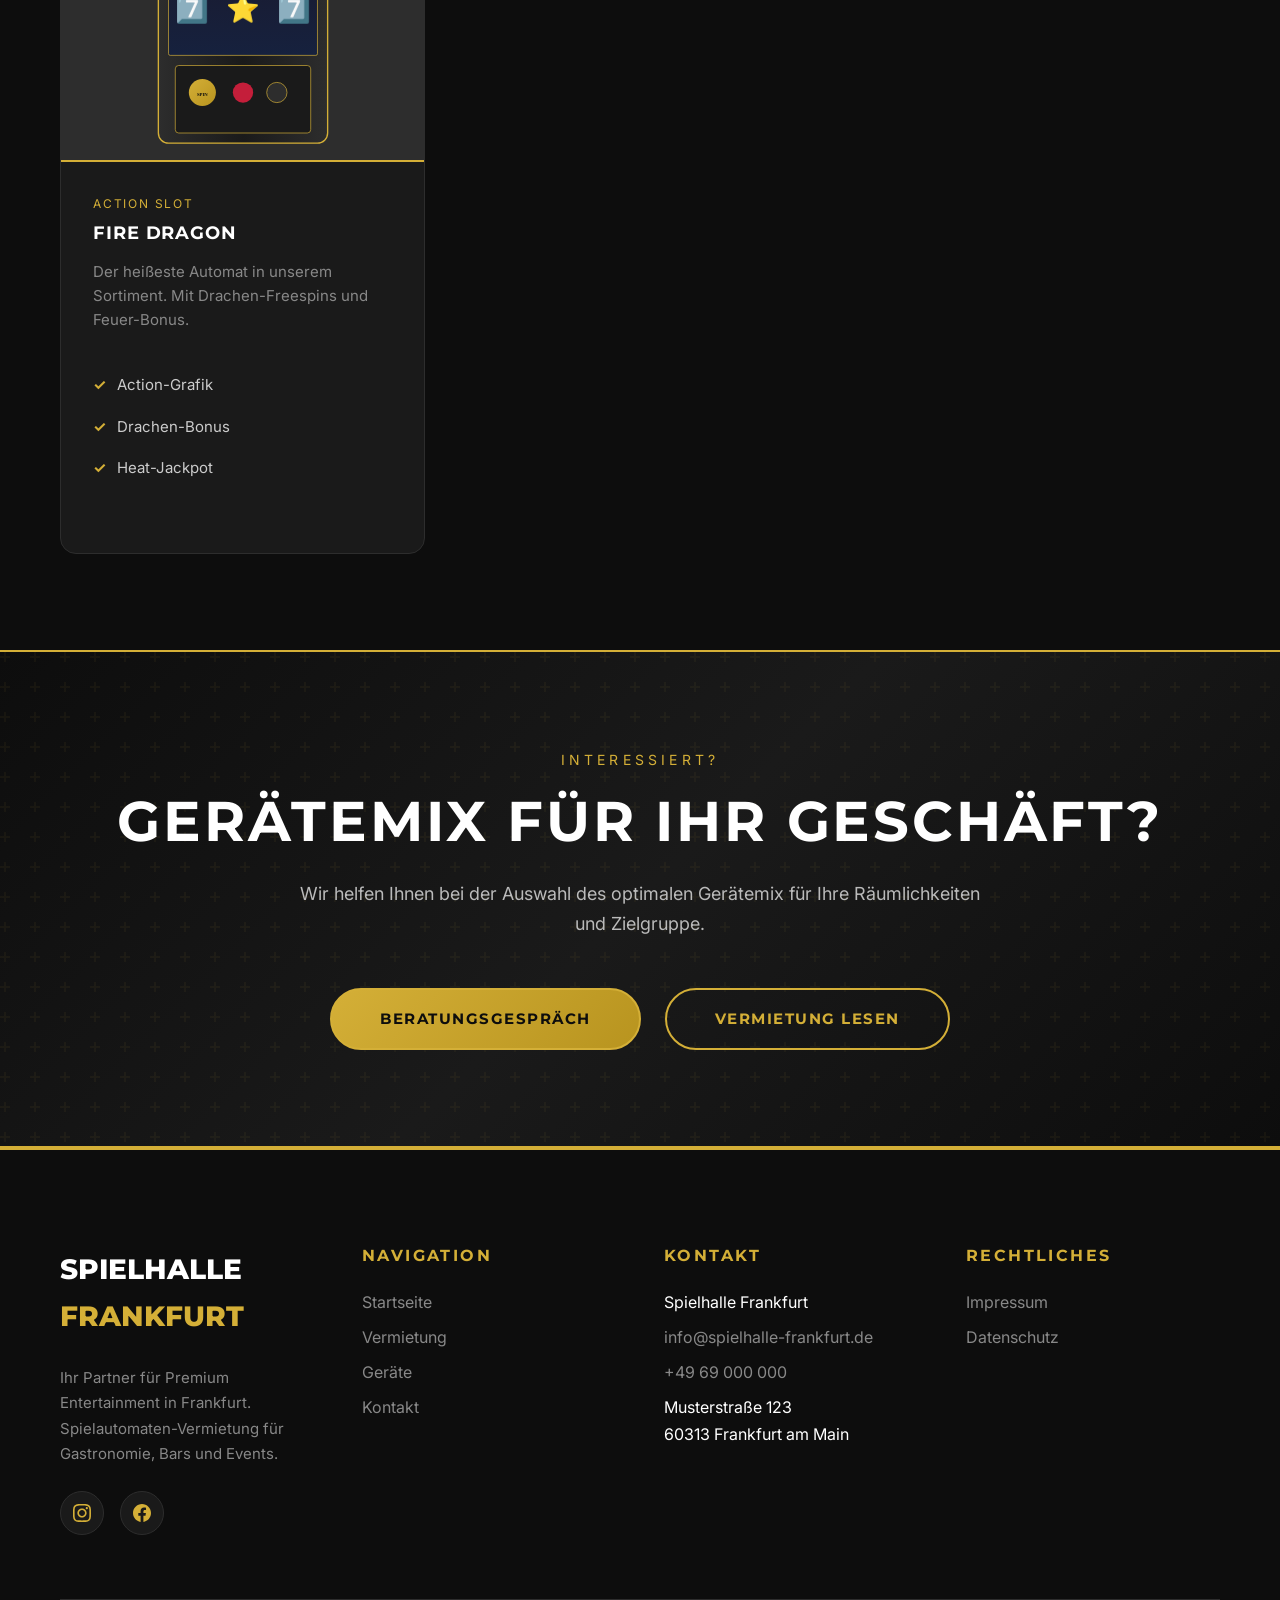
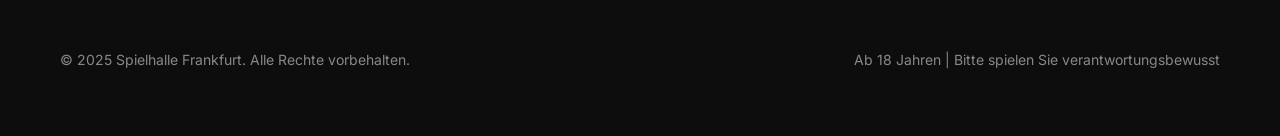
<file: geraete.html>
<!DOCTYPE html>
<html lang="de">
<head>
    <meta charset="UTF-8">
    <meta name="viewport" content="width=device-width, initial-scale=1.0">
    <title>Unsere Geräte | Spielhalle Frankfurt</title>
    <meta name="description" content="10 hochwertige Spielautomaten zur Vermietung. Premium Slots, Multi-Games, Jackpots & mehr. Alle Geräte geprüft und auf dem neuesten Stand.">
    <meta name="keywords" content="Spielautomaten, Slots, Multi-Game, Jackpot, Vermietung, Frankfurt">
    
    <link rel="preconnect" href="https://fonts.googleapis.com">
    <link rel="preconnect" href="https://fonts.gstatic.com" crossorigin>
    <link href="https://fonts.googleapis.com/css2?family=Inter:wght@400;500;600&family=Montserrat:wght@400;600;700;800&display=swap" rel="stylesheet">
    
    <link rel="stylesheet" href="css/style.css">
    
    <meta property="og:title" content="Unsere Geräte | Spielhalle Frankfurt">
    <meta property="og:description" content="10 hochwertige Spielautomaten zur Vermietung">
    <meta property="og:type" content="website">
</head>
<body>
    <header class="header" id="header">
        <div class="container">
            <nav class="nav">
                <a href="index.html" class="logo">
                    <span class="logo__icon">🎰</span>
                    SPIELHALLE<span>FRANKFURT</span>
                </a>
                
                <button class="nav__toggle" id="navToggle" aria-label="Menü öffnen">
                    <span></span>
                    <span></span>
                    <span></span>
                </button>
                
                <ul class="nav__menu" id="navMenu">
                    <li><a href="index.html" class="nav__link">Start</a></li>
                    <li><a href="index.html#spielhalle" class="nav__link">Die Spielhalle</a></li>
                    <li><a href="geraete.html" class="nav__link active">Unsere Geräte</a></li>
                    <li><a href="vermietung.html" class="nav__link">Vermietung</a></li>
                    <li><a href="kontakt.html" class="nav__link nav__link--cta">Kontakt</a></li>
                </ul>
            </nav>
        </div>
    </header>

    <section class="hero" style="min-height: 70vh;">
        <div class="container">
            <div class="hero__content">
                <p class="hero__subtitle">Unsere Geräte-Auswahl</p>
                <h1 class="hero__title">
                    50+ <span>Premium</span> Spielautomaten
                </h1>
                <p class="hero__text">
                    Entdecken Sie unsere hochwertige Auswahl an Spielautomaten – 
                    alle geprüft, modern und spielbereit. Von klassischen Slots bis zu Multi-Game-Systemen.
                </p>
                <div class="hero__buttons">
                    <a href="#geraete" class="btn btn--gold">Geräte entdecken</a>
                    <a href="kontakt.html" class="btn btn--outline-gold">Anfrage senden</a>
                </div>
            </div>
        </div>
    </section>

    <section class="section section--black" id="geraete">
        <div class="container">
            <header class="section-header">
                <p class="section-header__label">Galerie</p>
                <h2 class="section-header__title">Unsere Top-Geräte</h2>
                <p class="section-header__text">Klicken Sie auf ein Gerät für Details. Alle Geräte verfügen über Münz- und Geldwechsler, 
                HD-Displays und laufend aktualisierte Spielstände.</p>
                <div class="section-header__line"></div>
            </header>
            
            <div class="device-grid">
                <!-- Gerät 1 -->
                <div class="device-card">
                    <div class="device-card__image">
                        <img src="images/geraete/slot-1.svg" alt="Lucky Stars Pro Spielautomat" loading="lazy">
                        <span class="device-card__tag">Bestseller</span>
                    </div>
                    <div class="device-card__content">
                        <p class="device-card__category">Slot Machine</p>
                        <h3 class="device-card__title">Lucky Stars Pro</h3>
                        <p class="device-card__description">Unser beliebtester Automat mit HD-Display, spannenden Bonus-Runden und hoher Gewinnausschüttung.</p>
                        <ul class="service-card__list" style="margin-top: 1rem;">
                            <li>22" HD Touchscreen</li>
                            <li>Multi-Jackpot-System</li>
                            <li>Münz- & Scheinwechsler</li>
                        </ul>
                    </div>
                </div>
                
                <!-- Gerät 2 -->
                <div class="device-card">
                    <div class="device-card__image">
                        <img src="images/geraete/slot-2.svg" alt="Golden Vegas Spielautomat" loading="lazy">
                        <span class="device-card__tag">Neu</span>
                    </div>
                    <div class="device-card__content">
                        <p class="device-card__category">Multi-Game</p>
                        <h3 class="device-card__title">Golden Vegas</h3>
                        <p class="device-card__description">Fünf Top-Spiele in einem Gerät. Vielfältige Unterhaltung für jeden Geschmack.</p>
                        <ul class="service-card__list" style="margin-top: 1rem;">
                            <li>5 Spiele onboard</li>
                            <li>24" Ultra-HD Display</li>
                            <li>LED-Ambient-Beleuchtung</li>
                        </ul>
                    </div>
                </div>
                
                <!-- Gerät 3 -->
                <div class="device-card">
                    <div class="device-card__image">
                        <img src="images/geraete/slot-3.svg" alt="Mega Fortune Jackpot Spielautomat" loading="lazy">
                        <span class="device-card__tag">Jackpot</span>
                    </div>
                    <div class="device-card__content">
                        <p class="device-card__category">Jackpot Slot</p>
                        <h3 class="device-card__title">Mega Fortune</h3>
                        <p class="device-card__description">Erleben Sie den Nervenkitzel der Jackpot-Slots mit riesigen Gewinnchancen und täglichen Boni.</p>
                        <ul class="service-card__list" style="margin-top: 1rem;">
                            <li>Progressiver Jackpot</li>
                            <li>Tägliche Boni</li>
                            <li>Schnellauszahlung</li>
                        </ul>
                    </div>
                </div>
                
                <!-- Gerät 4 -->
                <div class="device-card">
                    <div class="device-card__image">
                        <img src="images/geraete/slot-1.svg" alt="Diamond King Spielautomat" loading="lazy">
                        <span class="device-card__tag">Premium</span>
                    </div>
                    <div class="device-card__content">
                        <p class="device-card__category">Slot Machine</p>
                        <h3 class="device-card__title">Diamond King</h3>
                        <p class="device-card__description">Der Edelstein unter den Automaten. Edles Design, brillante Grafik und lukrative Features.</p>
                        <ul class="service-card__list" style="margin-top: 1rem;">
                            <li>Premium-Design</li>
                            <li>4K Display</li>
                            <li>Audio-3D-Sound</li>
                        </ul>
                    </div>
                </div>
                
                <!-- Gerät 5 -->
                <div class="device-card">
                    <div class="device-card__image">
                        <img src="images/geraete/slot-2.svg" alt="Fruit Frenzy Spielautomat" loading="lazy">
                        <span class="device-card__tag">Klassiker</span>
                    </div>
                    <div class="device-card__content">
                        <p class="device-card__category">Classic Slot</p>
                        <h3 class="device-card__title">Fruit Frenzy</h3>
                        <p class="device-card__description">Der zeitlose Klassiker mit fruchtigem Entertainment. Einfach, schnell, unterhaltsam.</p>
                        <ul class="service-card__list" style="margin-top: 1rem;">
                            <li>Klassische Symbole</li>
                            <li>Einfache Bedienung</li>
                            <li>Schnelle Runden</li>
                        </ul>
                    </div>
                </div>
                
                <!-- Gerät 6 -->
                <div class="device-card">
                    <div class="device-card__image">
                        <img src="images/geraete/slot-3.svg" alt="Royal Flush Spielautomat" loading="lazy">
                        <span class="device-card__tag">Karten</span>
                    </div>
                    <div class="device-card__content">
                        <p class="device-card__category">Card Game</p>
                        <h3 class="device-card__title">Royal Flush</h3>
                        <p class="device-card__description">Das beliebte Kartenspiel-Automat. Für alle, die strategisches Spielen lieben.</p>
                        <ul class="service-card__list" style="margin-top: 1rem;">
                            <li>Mehrere Poker-Varianten</li>
                            <li>Skill-Element</li>
                            <li>Jackpot-Modus</li>
                        </ul>
                    </div>
                </div>
                
                <!-- Gerät 7 -->
                <div class="device-card">
                    <div class="device-card__image">
                        <img src="images/geraete/slot-1.svg" alt="Egyptian Gold Spielautomat" loading="lazy">
                        <span class="device-card__tag">Adventure</span>
                    </div>
                    <div class="device-card__content">
                        <p class="device-card__category">Video Slot</p>
                        <h3 class="device-card__title">Egyptian Gold</h3>
                        <p class="device-card__description">Entdecken Sie die Schätze des alten Ägyptens. Mit Freispielen und Mystery-Boni.</p>
                        <ul class="service-card__list" style="margin-top: 1rem;">
                            <li>Thematische Story</li>
                            <li>Freispielrunden</li>
                            <li>Mystery-Features</li>
                        </ul>
                    </div>
                </div>
                
                <!-- Gerät 8 -->
                <div class="device-card">
                    <div class="device-card__image">
                        <img src="images/geraete/slot-2.svg" alt="Galaxy Spins Spielautomat" loading="lazy">
                        <span class="device-card__tag">Sci-Fi</span>
                    </div>
                    <div class="device-card__content">
                        <p class="device-card__category">Space Slot</p>
                        <h3 class="device-card__title">Galaxy Spins</h3>
                        <p class="device-card__description">Futuristischer Spielspaß mit spektakulären Effekten und kosmischen Gewinnen.</p>
                        <ul class="service-card__list" style="margin-top: 1rem;">
                            <li>Futuristisches Design</li>
                            <li>LED-Lichtshows</li>
                            <li>Cosmic Bonus-Runden</li>
                        </ul>
                    </div>
                </div>
                
                <!-- Gerät 9 -->
                <div class="device-card">
                    <div class="device-card__image">
                        <img src="images/geraete/slot-3.svg" alt="Cash Express Spielautomat" loading="lazy">
                        <span class="device-card__tag">Schnell</span>
                    </div>
                    <div class="device-card__content">
                        <p class="device-card__category">Speed Slot</p>
                        <h3 class="device-card__title">Cash Express</h3>
                        <p class="device-card__description">Schnelle Runden, sofortige Ergebnisse. Der Turbo unter den Spielautomaten.</p>
                        <ul class="service-card__list" style="margin-top: 1rem;">
                            <li>Turbo-Modus</li>
                            <li>Schnellwechsel</li>
                            <li>Instant-Payout</li>
                        </ul>
                    </div>
                </div>
                
                <!-- Gerät 10 -->
                <div class="device-card">
                    <div class="device-card__image">
                        <img src="images/geraete/slot-1.svg" alt="Fire Dragon Spielautomat" loading="lazy">
                        <span class="device-card__tag">Action</span>
                    </div>
                    <div class="device-card__content">
                        <p class="device-card__category">Action Slot</p>
                        <h3 class="device-card__title">Fire Dragon</h3>
                        <p class="device-card__description">Der heißeste Automat in unserem Sortiment. Mit Drachen-Freespins und Feuer-Bonus.</p>
                        <ul class="service-card__list" style="margin-top: 1rem;">
                            <li>Action-Grafik</li>
                            <li>Drachen-Bonus</li>
                            <li>Heat-Jackpot</li>
                        </ul>
                    </div>
                </div>
            </div>
        </div>
    </section>


    <section class="cta-section">
        <div class="container">
            <p class="section-header__label" style="margin-bottom: 1rem;">Interessiert?</p>
            <h2 class="cta-section__title">Gerätemix für Ihr Geschäft?</h2>
            <p class="cta-section__text">Wir helfen Ihnen bei der Auswahl des optimalen Gerätemix für Ihre Räumlichkeiten und Zielgruppe.</p>
            <div class="hero__buttons" style="justify-content: center;">
                <a href="kontakt.html" class="btn btn--gold">Beratungsgespräch</a>
                <a href="vermietung.html" class="btn btn--outline-gold">Vermietung lesen</a>
            </div>
        </div>
    </section>

    <footer class="footer">
        <div class="container">
            <div class="footer-grid">
                <div class="footer-brand">
                    <p class="footer-logo">SPIELHALLE<span>FRANKFURT</span></p>
                    <p class="footer-text">Ihr Partner für Premium Entertainment in Frankfurt. Spielautomaten-Vermietung für Gastronomie, Bars und Events.</p>
                    <div class="footer-social">
                        <a href="#" aria-label="Instagram">
                            <svg width="18" height="18" viewBox="0 0 24 24" fill="currentColor"><path d="M12 2.163c3.204 0 3.584.012 4.85.07 3.252.148 4.771 1.691 4.919 4.919.058 1.265.069 1.645.069 4.849 0 3.205-.012 3.584-.069 4.849-.149 3.225-1.664 4.771-4.919 4.919-1.266.058-1.644.07-4.85.07-3.204 0-3.584-.012-4.849-.07-3.26-.149-4.771-1.699-4.919-4.92-.058-1.265-.07-1.644-.07-4.849 0-3.204.013-3.583.07-4.849.149-3.227 1.664-4.771 4.919-4.919 1.266-.057 1.645-.069 4.849-.069zm0-2.163c-3.259 0-3.667.014-4.947.072-4.358.2-6.78 2.618-6.98 6.98-.059 1.281-.073 1.689-.073 4.948 0 3.259.014 3.668.072 4.948.2 4.358 2.618 6.78 6.98 6.98 1.281.058 1.689.072 4.948.072 3.259 0 3.668-.014 4.948-.072 4.354-.2 6.782-2.618 6.979-6.98.059-1.28.073-1.689.073-4.948 0-3.259-.014-3.667-.072-4.947-.196-4.354-2.617-6.78-6.979-6.98-1.281-.059-1.69-.073-4.949-.073zm0 5.838c-3.403 0-6.162 2.759-6.162 6.162s2.759 6.163 6.162 6.163 6.162-2.759 6.162-6.163c0-3.403-2.759-6.162-6.162-6.162zm0 10.162c-2.209 0-4-1.79-4-4 0-2.209 1.791-4 4-4s4 1.791 4 4c0 2.21-1.791 4-4 4zm6.406-11.845c-.796 0-1.441.645-1.441 1.44s.645 1.44 1.441 1.44c.795 0 1.439-.645 1.439-1.44s-.644-1.44-1.439-1.44z"/></svg>
                        </a>
                        <a href="#" aria-label="Facebook">
                            <svg width="18" height="18" viewBox="0 0 24 24" fill="currentColor"><path d="M24 12.073c0-6.627-5.373-12-12-12s-12 5.373-12 12c0 5.99 4.388 10.954 10.125 11.854v-8.385H7.078v-3.47h3.047V9.43c0-3.007 1.792-4.669 4.533-4.669 1.312 0 2.686.235 2.686.235v2.953H15.83c-1.491 0-1.956.925-1.956 1.874v2.25h3.328l-.532 3.47h-2.796v8.385C19.612 23.027 24 18.062 24 12.073z"/></svg>
                        </a>
                    </div>
                </div>
                
                <div class="footer-nav">
                    <h4 class="footer-title">Navigation</h4>
                    <ul class="footer-links">
                        <li><a href="index.html">Startseite</a></li>
                        <li><a href="vermietung.html">Vermietung</a></li>
                        <li><a href="geraete.html">Geräte</a></li>
                        <li><a href="kontakt.html">Kontakt</a></li>
                    </ul>
                </div>
                
                <div class="footer-contact">
                    <h4 class="footer-title">Kontakt</h4>
                    <ul class="footer-links">
                        <li>Spielhalle Frankfurt</li>
                        <li><a href="mailto:info@spielhalle-frankfurt.de">info@spielhalle-frankfurt.de</a></li>
                        <li><a href="tel:+4969000000">+49 69 000 000</a></li>
                        <li>Musterstraße 123<br>60313 Frankfurt am Main</li>
                    </ul>
                </div>
                
                <div class="footer-legal">
                    <h4 class="footer-title">Rechtliches</h4>
                    <ul class="footer-links">
                        <li><a href="impressum.html">Impressum</a></li>
                        <li><a href="datenschutz.html">Datenschutz</a></li>
                    </ul>
                </div>
            </div>
            
            <div class="footer-bottom">
                <p>&copy; 2025 Spielhalle Frankfurt. Alle Rechte vorbehalten.</p>
                <p>Ab 18 Jahren | Bitte spielen Sie verantwortungsbewusst</p>
            </div>
        </div>
    </footer>

    <script src="js/main.js"></script>
</body>
</html>
</file>
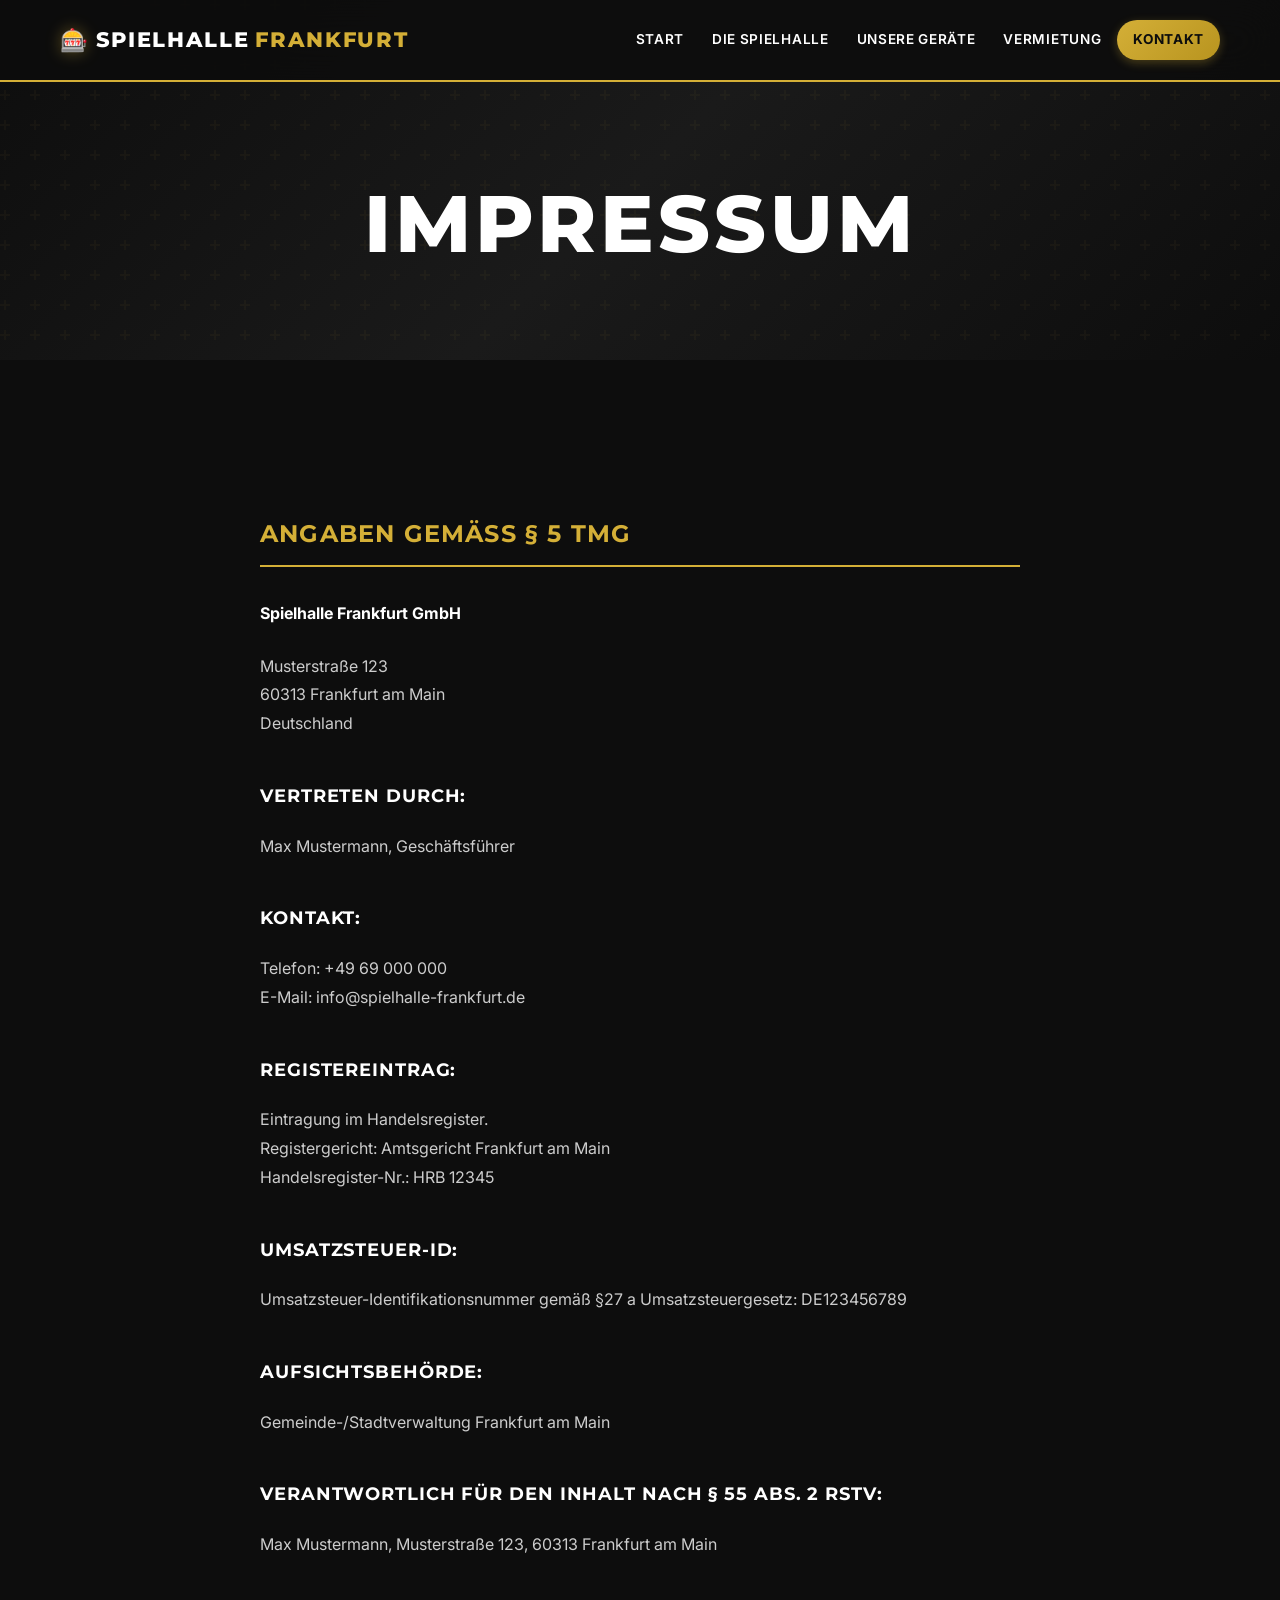
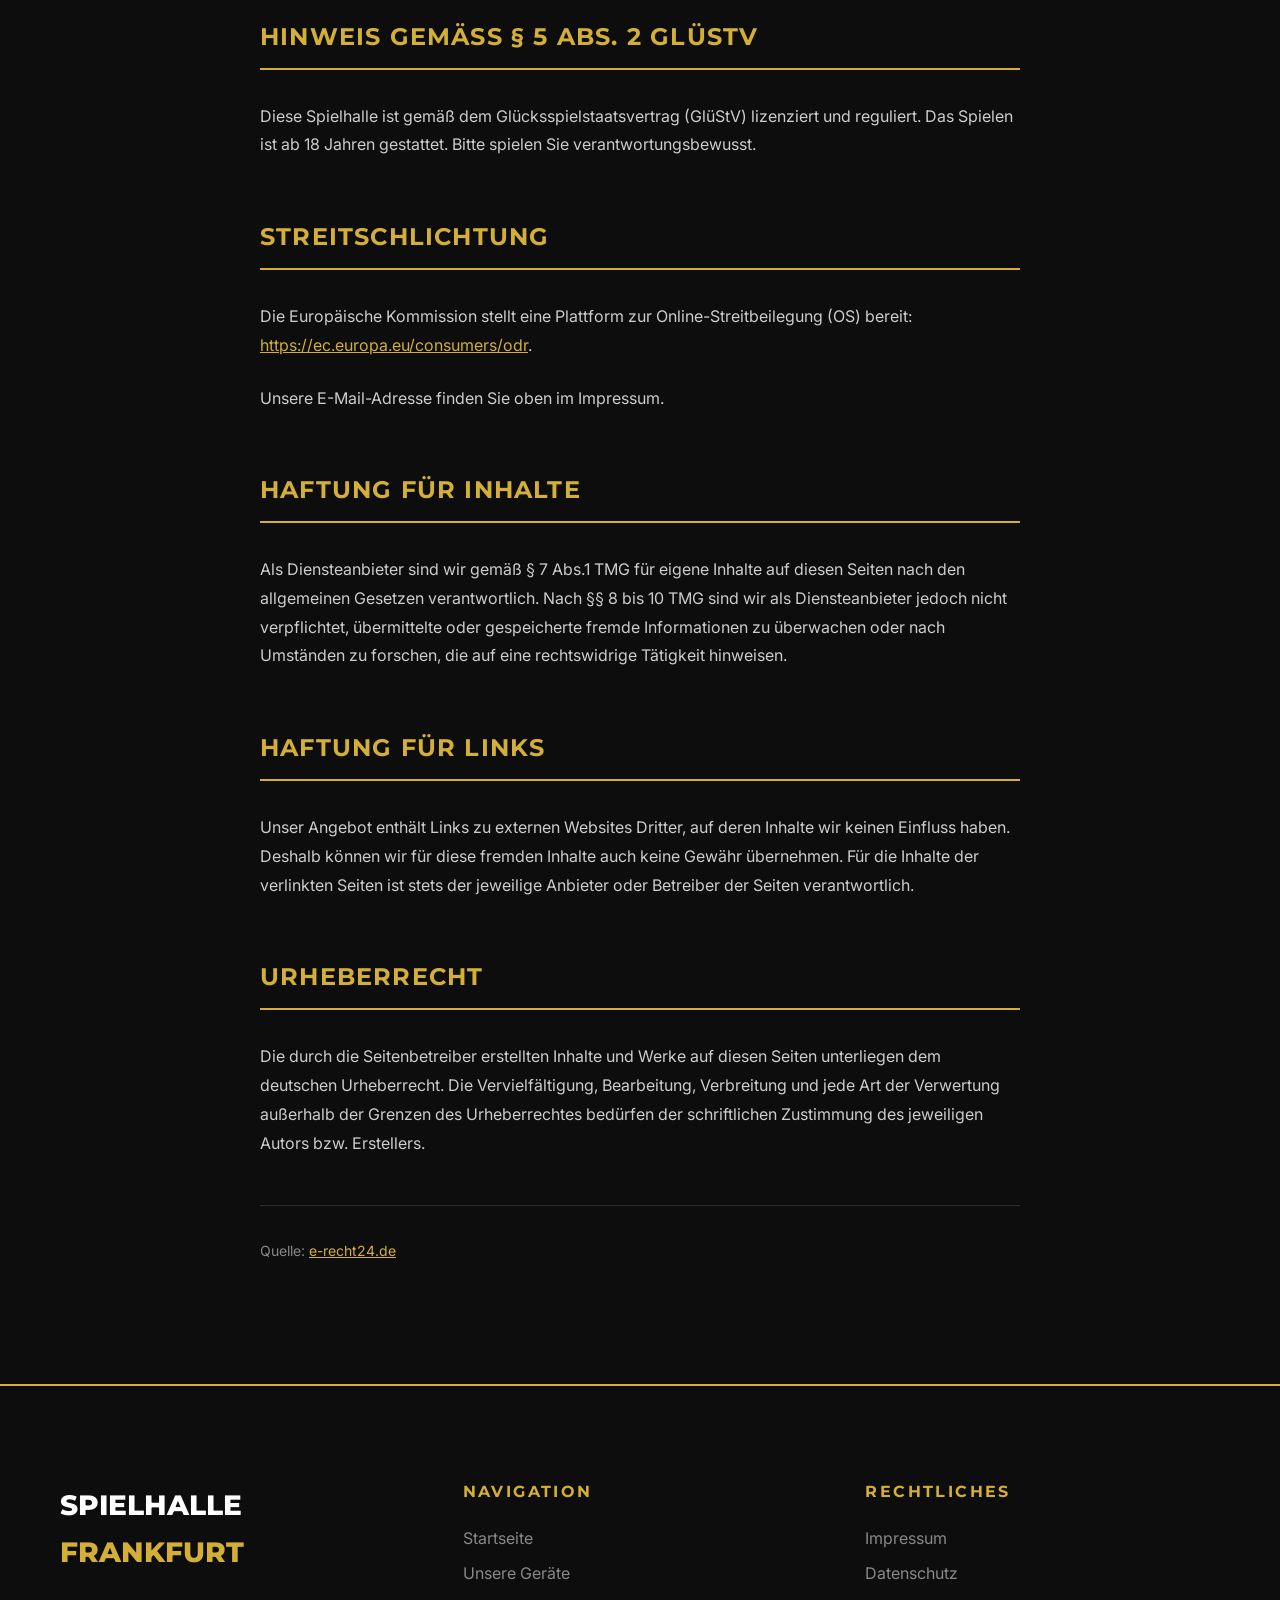
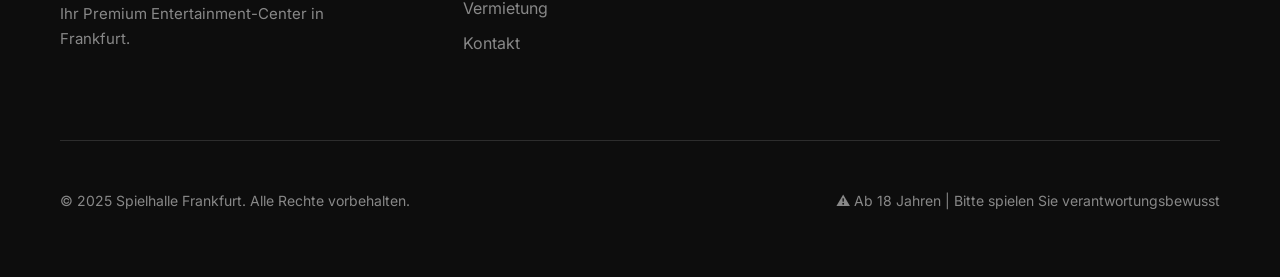
<file: impressum.html>
<!DOCTYPE html>
<html lang="de">
<head>
    <meta charset="UTF-8">
    <meta name="viewport" content="width=device-width, initial-scale=1.0">
    <title>Impressum | Spielhalle Frankfurt</title>
    <link rel="preconnect" href="https://fonts.googleapis.com">
    <link rel="preconnect" href="https://fonts.gstatic.com" crossorigin>
    <link href="https://fonts.googleapis.com/css2?family=Inter:wght@400;500;600&family=Montserrat:wght@400;600;700;800&display=swap" rel="stylesheet">
    <link rel="stylesheet" href="css/style.css">
</head>
<body>
    <header class="header" id="header">
        <div class="container">
            <nav class="nav">
                <a href="index.html" class="logo">
                    <span class="logo__icon">🎰</span>
                    SPIELHALLE<span>FRANKFURT</span>
                </a>
                
                <button class="nav__toggle" id="navToggle" aria-label="Menü öffnen">
                    <span></span>
                    <span></span>
                    <span></span>
                </button>
                
                <ul class="nav__menu" id="navMenu">
                    <li><a href="index.html" class="nav__link">Start</a></li>
                    <li><a href="index.html#spielhalle" class="nav__link">Die Spielhalle</a></li>
                    <li><a href="geraete.html" class="nav__link">Unsere Geräte</a></li>
                    <li><a href="vermietung.html" class="nav__link">Vermietung</a></li>
                    <li><a href="kontakt.html" class="nav__link nav__link--cta">Kontakt</a></li>
                </ul>
            </nav>
        </div>
    </header>

    <section class="hero" style="min-height: 40vh; padding-top: 120px;">
        <div class="container">
            <div class="hero__content">
                <h1 class="hero__title">Impressum</h1>
            </div>
        </div>
    </section>

    <section class="section section--black">
        <div class="container" style="max-width: 800px;">
            <div class="legal-content">
                <h2>Angaben gemäß § 5 TMG</h2>
                
                <p><strong>Spielhalle Frankfurt GmbH</strong></p>
                <p>
                    Musterstraße 123<br>
                    60313 Frankfurt am Main<br>
                    Deutschland
                </p>

                <h3>Vertreten durch:</h3>
                <p>Max Mustermann, Geschäftsführer</p>

                <h3>Kontakt:</h3>
                <p>
                    Telefon: +49 69 000 000<br>
                    E-Mail: info@spielhalle-frankfurt.de
                </p>

                <h3>Registereintrag:</h3>
                <p>
                    Eintragung im Handelsregister.<br>
                    Registergericht: Amtsgericht Frankfurt am Main<br>
                    Handelsregister-Nr.: HRB 12345
                </p>

                <h3>Umsatzsteuer-ID:</h3>
                <p>Umsatzsteuer-Identifikationsnummer gemäß §27 a Umsatzsteuergesetz: DE123456789</p>

                <h3>Aufsichtsbehörde:</h3>
                <p>Gemeinde-/Stadtverwaltung Frankfurt am Main</p>

                <h3>Verantwortlich für den Inhalt nach § 55 Abs. 2 RStV:</h3>
                <p>Max Mustermann, Musterstraße 123, 60313 Frankfurt am Main</p>

                <h2>Hinweis gemäß § 5 Abs. 2 GlüStV</h2>
                <p>
                    Diese Spielhalle ist gemäß dem Glücksspielstaatsvertrag (GlüStV) lizenziert 
                    und reguliert. Das Spielen ist ab 18 Jahren gestattet. 
                    Bitte spielen Sie verantwortungsbewusst.
                </p>

                <h2>Streitschlichtung</h2>
                <p>
                    Die Europäische Kommission stellt eine Plattform zur Online-Streitbeilegung (OS) bereit: 
                    <a href="https://ec.europa.eu/consumers/odr" target="_blank">https://ec.europa.eu/consumers/odr</a>.
                </p>
                <p>
                    Unsere E-Mail-Adresse finden Sie oben im Impressum.
                </p>

                <h2>Haftung für Inhalte</h2>
                <p>
                    Als Diensteanbieter sind wir gemäß § 7 Abs.1 TMG für eigene Inhalte auf diesen Seiten 
                    nach den allgemeinen Gesetzen verantwortlich. Nach §§ 8 bis 10 TMG sind wir als 
                    Diensteanbieter jedoch nicht verpflichtet, übermittelte oder gespeicherte fremde 
                    Informationen zu überwachen oder nach Umständen zu forschen, die auf eine 
                    rechtswidrige Tätigkeit hinweisen.
                </p>

                <h2>Haftung für Links</h2>
                <p>
                    Unser Angebot enthält Links zu externen Websites Dritter, auf deren Inhalte wir 
                    keinen Einfluss haben. Deshalb können wir für diese fremden Inhalte auch keine 
                    Gewähr übernehmen. Für die Inhalte der verlinkten Seiten ist stets der jeweilige 
                    Anbieter oder Betreiber der Seiten verantwortlich.
                </p>

                <h2>Urheberrecht</h2>
                <p>
                    Die durch die Seitenbetreiber erstellten Inhalte und Werke auf diesen Seiten 
                    unterliegen dem deutschen Urheberrecht. Die Vervielfältigung, Bearbeitung, 
                    Verbreitung und jede Art der Verwertung außerhalb der Grenzen des Urheberrechtes 
                    bedürfen der schriftlichen Zustimmung des jeweiligen Autors bzw. Erstellers.
                </p>

                <p style="margin-top: 3rem; padding-top: 2rem; border-top: 1px solid var(--color-black-lighter); color: var(--color-gray); font-size: 0.875rem;">
                    Quelle: <a href="https://www.e-recht24.de" target="_blank">e-recht24.de</a>
                </p>
            </div>
        </div>
    </section>

    <footer class="footer">
        <div class="container">
            <div class="footer-grid">
                <div class="footer-brand">
                    <p class="footer-logo">SPIELHALLE<span>FRANKFURT</span></p>
                    <p class="footer-text">Ihr Premium Entertainment-Center in Frankfurt.</p>
                </div>
                
                <div class="footer-nav">
                    <h4 class="footer-title">Navigation</h4>
                    <ul class="footer-links">
                        <li><a href="index.html">Startseite</a></li>
                        <li><a href="geraete.html">Unsere Geräte</a></li>
                        <li><a href="vermietung.html">Vermietung</a></li>
                        <li><a href="kontakt.html">Kontakt</a></li>
                    </ul>
                </div>
                
                <div class="footer-legal">
                    <h4 class="footer-title">Rechtliches</h4>
                    <ul class="footer-links">
                        <li><a href="impressum.html">Impressum</a></li>
                        <li><a href="datenschutz.html">Datenschutz</a></li>
                    </ul>
                </div>
            </div>
            
            <div class="footer-bottom">
                <p>&copy; 2025 Spielhalle Frankfurt. Alle Rechte vorbehalten.</p>
                <p>⚠️ Ab 18 Jahren | Bitte spielen Sie verantwortungsbewusst</p>
            </div>
        </div>
    </footer>

    <script src="js/main.js"></script>
</body>
</html>
</file>
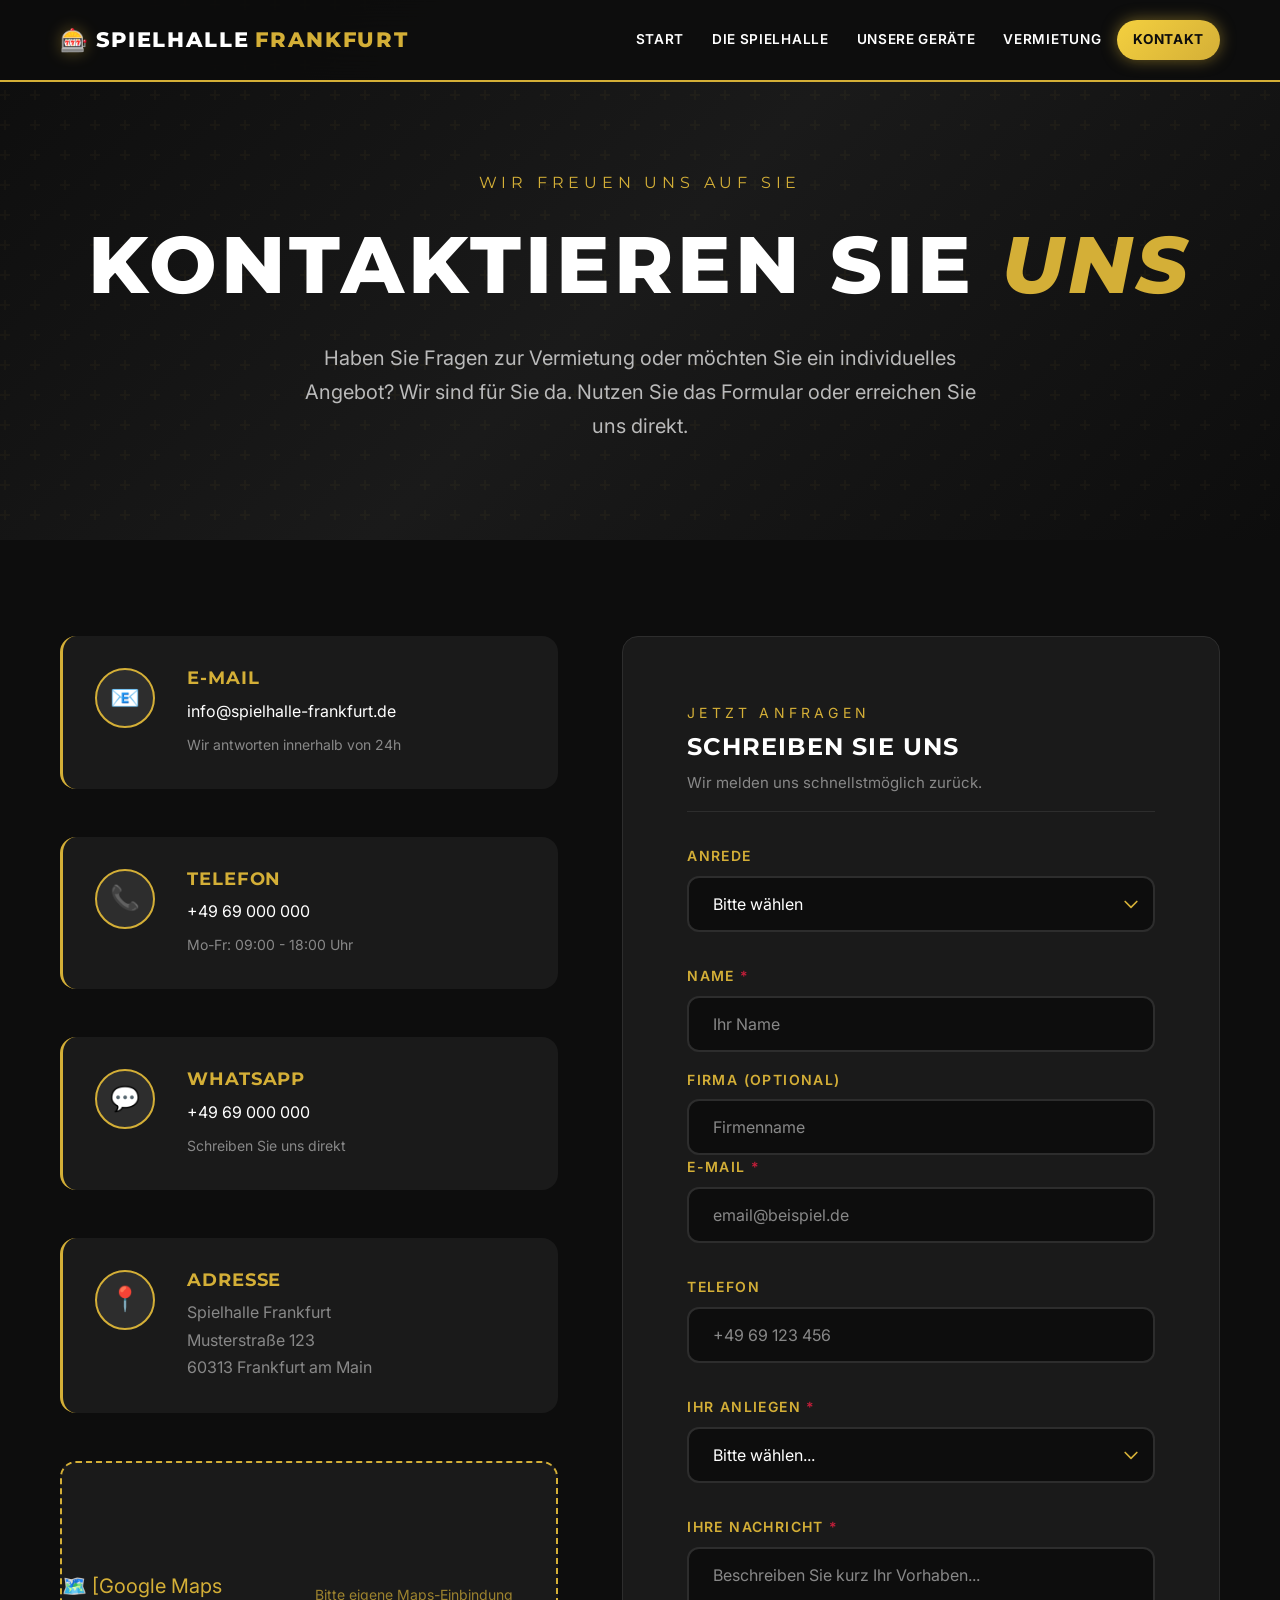
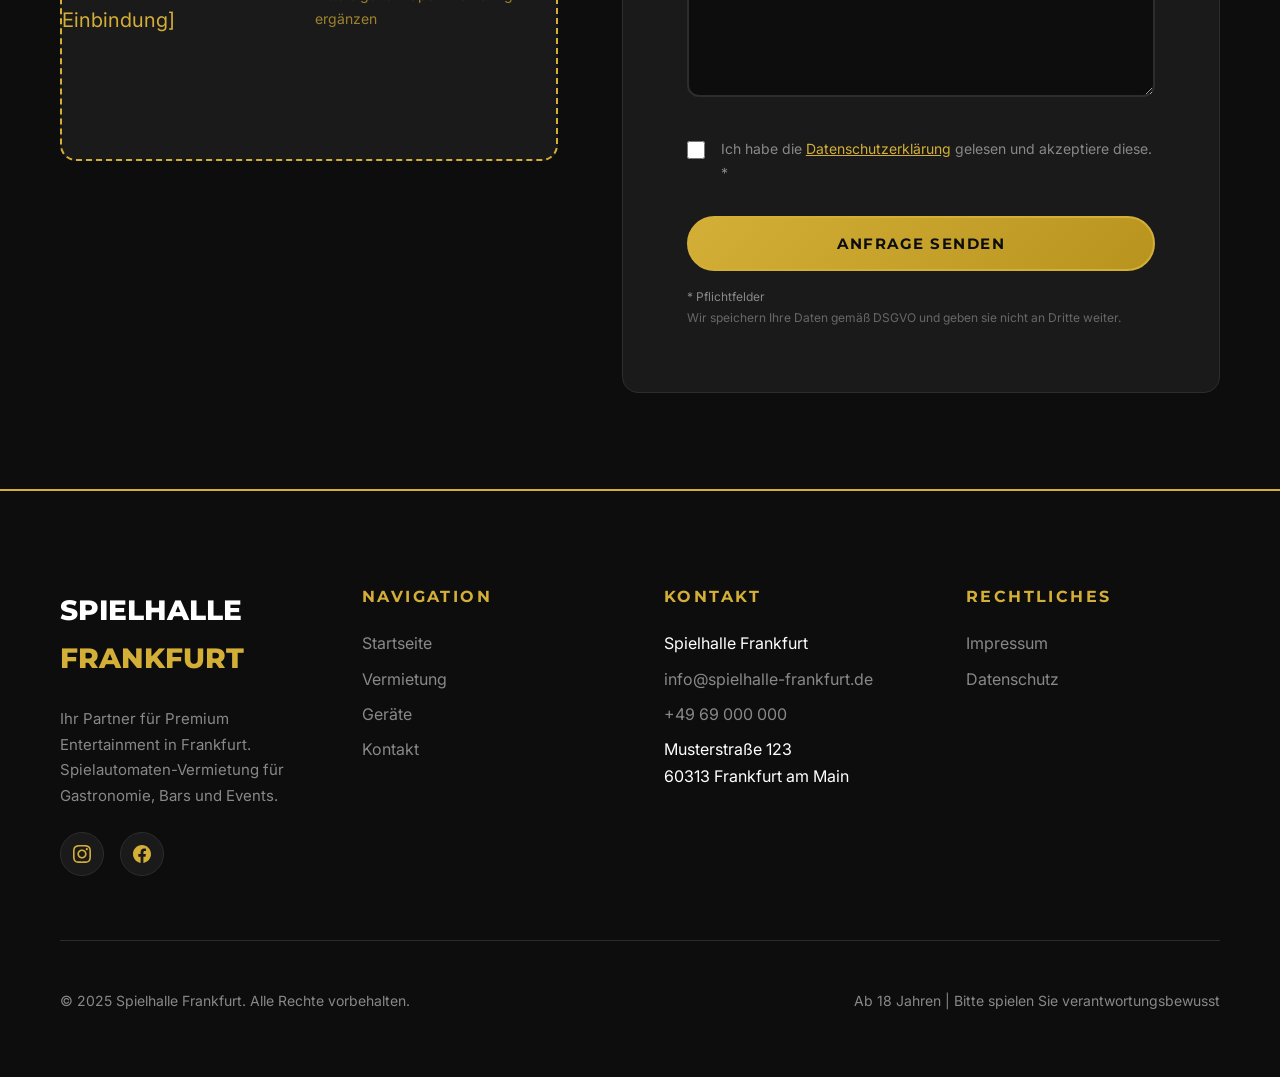
<file: kontakt.html>
<!DOCTYPE html>
<html lang="de">
<head>
    <meta charset="UTF-8">
    <meta name="viewport" content="width=device-width, initial-scale=1.0">
    <title>Kontakt | Spielhalle Frankfurt</title>
    <meta name="description" content="Kontaktieren Sie Spielhalle Frankfurt. Anfragen zur Automatenvermietung, Standort-Anfragen oder sonstige Fragen – wir sind für Sie da.">
    <meta name="keywords" content="Kontakt, Anfrage, Spielhalle Frankfurt, Automatenvermietung">
    
    <link rel="preconnect" href="https://fonts.googleapis.com">
    <link rel="preconnect" href="https://fonts.gstatic.com" crossorigin>
    <link href="https://fonts.googleapis.com/css2?family=Inter:wght@400;500;600&family=Montserrat:wght@400;600;700;800&display=swap" rel="stylesheet">
    
    <link rel="stylesheet" href="css/style.css">
    
    <meta property="og:title" content="Kontakt | Spielhalle Frankfurt">
    <meta property="og:description" content="Kontaktieren Sie uns – wir sind für Sie da.">
    <meta property="og:type" content="website">
</head>
<body>
    <header class="header" id="header">
        <div class="container">
            <nav class="nav">
                <a href="index.html" class="logo">
                    <span class="logo__icon">🎰</span>
                    SPIELHALLE<span>FRANKFURT</span>
                </a>
                
                <button class="nav__toggle" id="navToggle" aria-label="Menü öffnen">
                    <span></span>
                    <span></span>
                    <span></span>
                </button>
                
                <ul class="nav__menu" id="navMenu">
                    <li><a href="index.html" class="nav__link">Start</a></li>
                    <li><a href="index.html#spielhalle" class="nav__link">Die Spielhalle</a></li>
                    <li><a href="geraete.html" class="nav__link">Unsere Geräte</a></li>
                    <li><a href="vermietung.html" class="nav__link">Vermietung</a></li>
                    <li><a href="kontakt.html" class="nav__link nav__link--cta active">Kontakt</a></li>
                </ul>
            </nav>
        </div>
    </header>

    <section class="hero" style="min-height: 60vh; padding-top: 120px;">
        <div class="container">
            <div class="hero__content">
                <p class="hero__subtitle">Wir freuen uns auf Sie</p>
                <h1 class="hero__title">
                    Kontaktieren Sie <span>Uns</span>
                </h1>
                <p class="hero__text">
                    Haben Sie Fragen zur Vermietung oder möchten Sie ein individuelles Angebot? 
                    Wir sind für Sie da. Nutzen Sie das Formular oder erreichen Sie uns direkt.
                </p>
            </div>
        </div>
    </section>

    <section class="section section--black" id="kontakt">
        <div class="container">
            <div class="contact-wrapper">
                <div class="contact-info">
                    <div class="contact-info__item">
                        <div class="contact-info__icon">📧</div>
                        <div class="contact-info__content">
                            <h4>E-Mail</h4>
                            <p><a href="mailto:info@spielhalle-frankfurt.de">info@spielhalle-frankfurt.de</a></p>
                            <p style="font-size: 0.875rem; margin-top: 0.5rem;">Wir antworten innerhalb von 24h</p>
                        </div>
                    </div>
                    
                    <div class="contact-info__item">
                        <div class="contact-info__icon">📞</div>
                        <div class="contact-info__content">
                            <h4>Telefon</h4>
                            <p><a href="tel:+4969000000">+49 69 000 000</a></p>
                            <p style="font-size: 0.875rem; margin-top: 0.5rem;">Mo-Fr: 09:00 - 18:00 Uhr</p>
                        </div>
                    </div>
                    
                    <div class="contact-info__item">
                        <div class="contact-info__icon">💬</div>
                        <div class="contact-info__content">
                            <h4>WhatsApp</h4>
                            <p><a href="https://wa.me/4969000000">+49 69 000 000</a></p>
                            <p style="font-size: 0.875rem; margin-top: 0.5rem;">Schreiben Sie uns direkt</p>
                        </div>
                    </div>
                    
                    <div class="contact-info__item">
                        <div class="contact-info__icon">📍</div>
                        <div class="contact-info__content">
                            <h4>Adresse</h4>
                            <p>Spielhalle Frankfurt<br>Musterstraße 123<br>60313 Frankfurt am Main</p>
                        </div>
                    </div>
                    
                    <div class="contact-map">
                        <p>🗺️ [Google Maps Einbindung]</p>
                        <p style="font-size: 0.875rem; margin-top: 0.5rem; opacity: 0.7;">Bitte eigene Maps-Einbindung ergänzen</p>
                    </div>
                </div>

                <div">
                    <form class="form" name="contact" method="POST" data-netlify="true" netlify-honeypot="bot-field">
                        <input type="hidden" name="form-name" value="contact">
                        <p class="hidden">
                            <label>Don't fill this out if you're human: <input name="bot-field" /></label>
                        </p>
                        
                        <header style="margin-bottom: 2rem; padding-bottom: 1rem; border-bottom: 1px solid var(--color-black-lighter);">
                            <p class="section-header__label" style="text-align: left; margin-bottom: 0.5rem;">Jetzt anfragen</p>
                            <h2 style="font-size: 1.5rem; margin-bottom: 0.5rem;">Schreiben Sie uns</h2>
                            <p style="color: var(--color-gray); font-size: 0.9375rem; margin: 0;">Wir melden uns schnellstmöglich zurück.</p>
                        </header>
                        
                        <div class="form-group">
                            <label for="anrede" class="form-label">Anrede</label>
                            <select id="anrede" name="anrede" class="form-select">
                                <option value="">Bitte wählen</option>
                                <option value="herr">Herr</option>
                                <option value="frau">Frau</option>
                                <option value="firma">Firma</option>
                            </select>
                        </div>
                        
                        <div class="grid grid--2" style="gap: 1rem;">
                            <div class="form-group" style="margin-bottom: 0;">
                                <label for="name" class="form-label form-label--required">Name</label>
                                <input type="text" id="name" name="name" class="form-input" placeholder="Ihr Name" required>
                            </div>
                            
                            <div class="form-group" style="margin-bottom: 0;">
                                <label for="firma" class="form-label">Firma (optional)</label>
                                <input type="text" id="firma" name="firma" class="form-input" placeholder="Firmenname">
                            </div>
                        </div>
                        
                        <div class="form-group">
                            <label for="email" class="form-label form-label--required">E-Mail</label>
                            <input type="email" id="email" name="email" class="form-input" placeholder="email@beispiel.de" required>
                        </div>
                        
                        <div class="form-group">
                            <label for="telefon" class="form-label">Telefon</label>
                            <input type="tel" id="telefon" name="telefon" class="form-input" placeholder="+49 69 123 456">
                        </div>
                        
                        <div class="form-group">
                            <label for="anliegen" class="form-label form-label--required">Ihr Anliegen</label>
                            <select id="anliegen" name="anliegen" class="form-select" required>
                                <option value="">Bitte wählen...</option>
                                <option value="vermietung">Automatenvermietung anfragen</option>
                                <option value="angebot">Individuelles Angebot</option>
                                <option value="standort">Frage zur Spielhalle</option>
                                <option value="sonstiges">Sonstiges</option>
                            </select>
                        </div>
                        
                        <div class="form-group">
                            <label for="nachricht" class="form-label form-label--required">Ihre Nachricht</label>
                            <textarea id="nachricht" name="nachricht" class="form-textarea" placeholder="Beschreiben Sie kurz Ihr Vorhaben..." required></textarea>
                        </div>
                        
                        <div class="form-group">
                            <label class="form-checkbox">
                                <input type="checkbox" name="datenschutz" required>
                                <span>Ich habe die <a href="datenschutz.html" target="_blank">Datenschutzerklärung</a> gelesen und akzeptiere diese. *</span>
                            </label>
                        </div>
                        
                        <div class="form-group" style="margin-bottom: 0; margin-top: 2rem;">
                            <button type="submit" class="btn btn--gold" style="width: 100%;">Anfrage senden</button>
                        </div>
                        
                        <p style="font-size: 0.75rem; color: var(--color-gray); margin-top: 1rem; margin-bottom: 0;">
                            * Pflichtfelder <br>
                            <span style="opacity: 0.7;">Wir speichern Ihre Daten gemäß DSGVO und geben sie nicht an Dritte weiter.</span>
                        </p>
                    </form>
                </div>
            </div>
        </div>
    </section>

    <footer class="footer">
        <div class="container">
            <div class="footer-grid">
                <div class="footer-brand">
                    <p class="footer-logo">SPIELHALLE<span>FRANKFURT</span></p>
                    <p class="footer-text">Ihr Partner für Premium Entertainment in Frankfurt. Spielautomaten-Vermietung für Gastronomie, Bars und Events.</p>
                    <div class="footer-social">
                        <a href="#" aria-label="Instagram">
                            <svg width="18" height="18" viewBox="0 0 24 24" fill="currentColor"><path d="M12 2.163c3.204 0 3.584.012 4.85.07 3.252.148 4.771 1.691 4.919 4.919.058 1.265.069 1.645.069 4.849 0 3.205-.012 3.584-.069 4.849-.149 3.225-1.664 4.771-4.919 4.919-1.266.058-1.644.07-4.85.07-3.204 0-3.584-.012-4.849-.07-3.26-.149-4.771-1.699-4.919-4.92-.058-1.265-.07-1.644-.07-4.849 0-3.204.013-3.583.07-4.849.149-3.227 1.664-4.771 4.919-4.919 1.266-.057 1.645-.069 4.849-.069zm0-2.163c-3.259 0-3.667.014-4.947.072-4.358.2-6.78 2.618-6.98 6.98-.059 1.281-.073 1.689-.073 4.948 0 3.259.014 3.668.072 4.948.2 4.358 2.618 6.78 6.98 6.98 1.281.058 1.689.072 4.948.072 3.259 0 3.668-.014 4.948-.072 4.354-.2 6.782-2.618 6.979-6.98.059-1.28.073-1.689.073-4.948 0-3.259-.014-3.667-.072-4.947-.196-4.354-2.617-6.78-6.979-6.98-1.281-.059-1.69-.073-4.949-.073zm0 5.838c-3.403 0-6.162 2.759-6.162 6.162s2.759 6.163 6.162 6.163 6.162-2.759 6.162-6.163c0-3.403-2.759-6.162-6.162-6.162zm0 10.162c-2.209 0-4-1.79-4-4 0-2.209 1.791-4 4-4s4 1.791 4 4c0 2.21-1.791 4-4 4zm6.406-11.845c-.796 0-1.441.645-1.441 1.44s.645 1.44 1.441 1.44c.795 0 1.439-.645 1.439-1.44s-.644-1.44-1.439-1.44z"/></svg>
                        </a>
                        <a href="#" aria-label="Facebook">
                            <svg width="18" height="18" viewBox="0 0 24 24" fill="currentColor"><path d="M24 12.073c0-6.627-5.373-12-12-12s-12 5.373-12 12c0 5.99 4.388 10.954 10.125 11.854v-8.385H7.078v-3.47h3.047V9.43c0-3.007 1.792-4.669 4.533-4.669 1.312 0 2.686.235 2.686.235v2.953H15.83c-1.491 0-1.956.925-1.956 1.874v2.25h3.328l-.532 3.47h-2.796v8.385C19.612 23.027 24 18.062 24 12.073z"/></svg>
                        </a>
                    </div>
                </div>
                
                <div class="footer-nav">
                    <h4 class="footer-title">Navigation</h4>
                    <ul class="footer-links">
                        <li><a href="index.html">Startseite</a></li>
                        <li><a href="vermietung.html">Vermietung</a></li>
                        <li><a href="geraete.html">Geräte</a></li>
                        <li><a href="kontakt.html">Kontakt</a></li>
                    </ul>
                </div>
                
                <div class="footer-contact">
                    <h4 class="footer-title">Kontakt</h4>
                    <ul class="footer-links">
                        <li>Spielhalle Frankfurt</li>
                        <li><a href="mailto:info@spielhalle-frankfurt.de">info@spielhalle-frankfurt.de</a></li>
                        <li><a href="tel:+4969000000">+49 69 000 000</a></li>
                        <li>Musterstraße 123<br>60313 Frankfurt am Main</li>
                    </ul>
                </div>
                
                <div class="footer-legal">
                    <h4 class="footer-title">Rechtliches</h4>
                    <ul class="footer-links">
                        <li><a href="impressum.html">Impressum</a></li>
                        <li><a href="datenschutz.html">Datenschutz</a></li>
                    </ul>
                </div>
            </div>
            
            <div class="footer-bottom">
                <p>&copy; 2025 Spielhalle Frankfurt. Alle Rechte vorbehalten.</p>
                <p>Ab 18 Jahren | Bitte spielen Sie verantwortungsbewusst</p>
            </div>
        </div>
    </footer>

    <script src="js/main.js"></script>
</body>
</html>
</file>
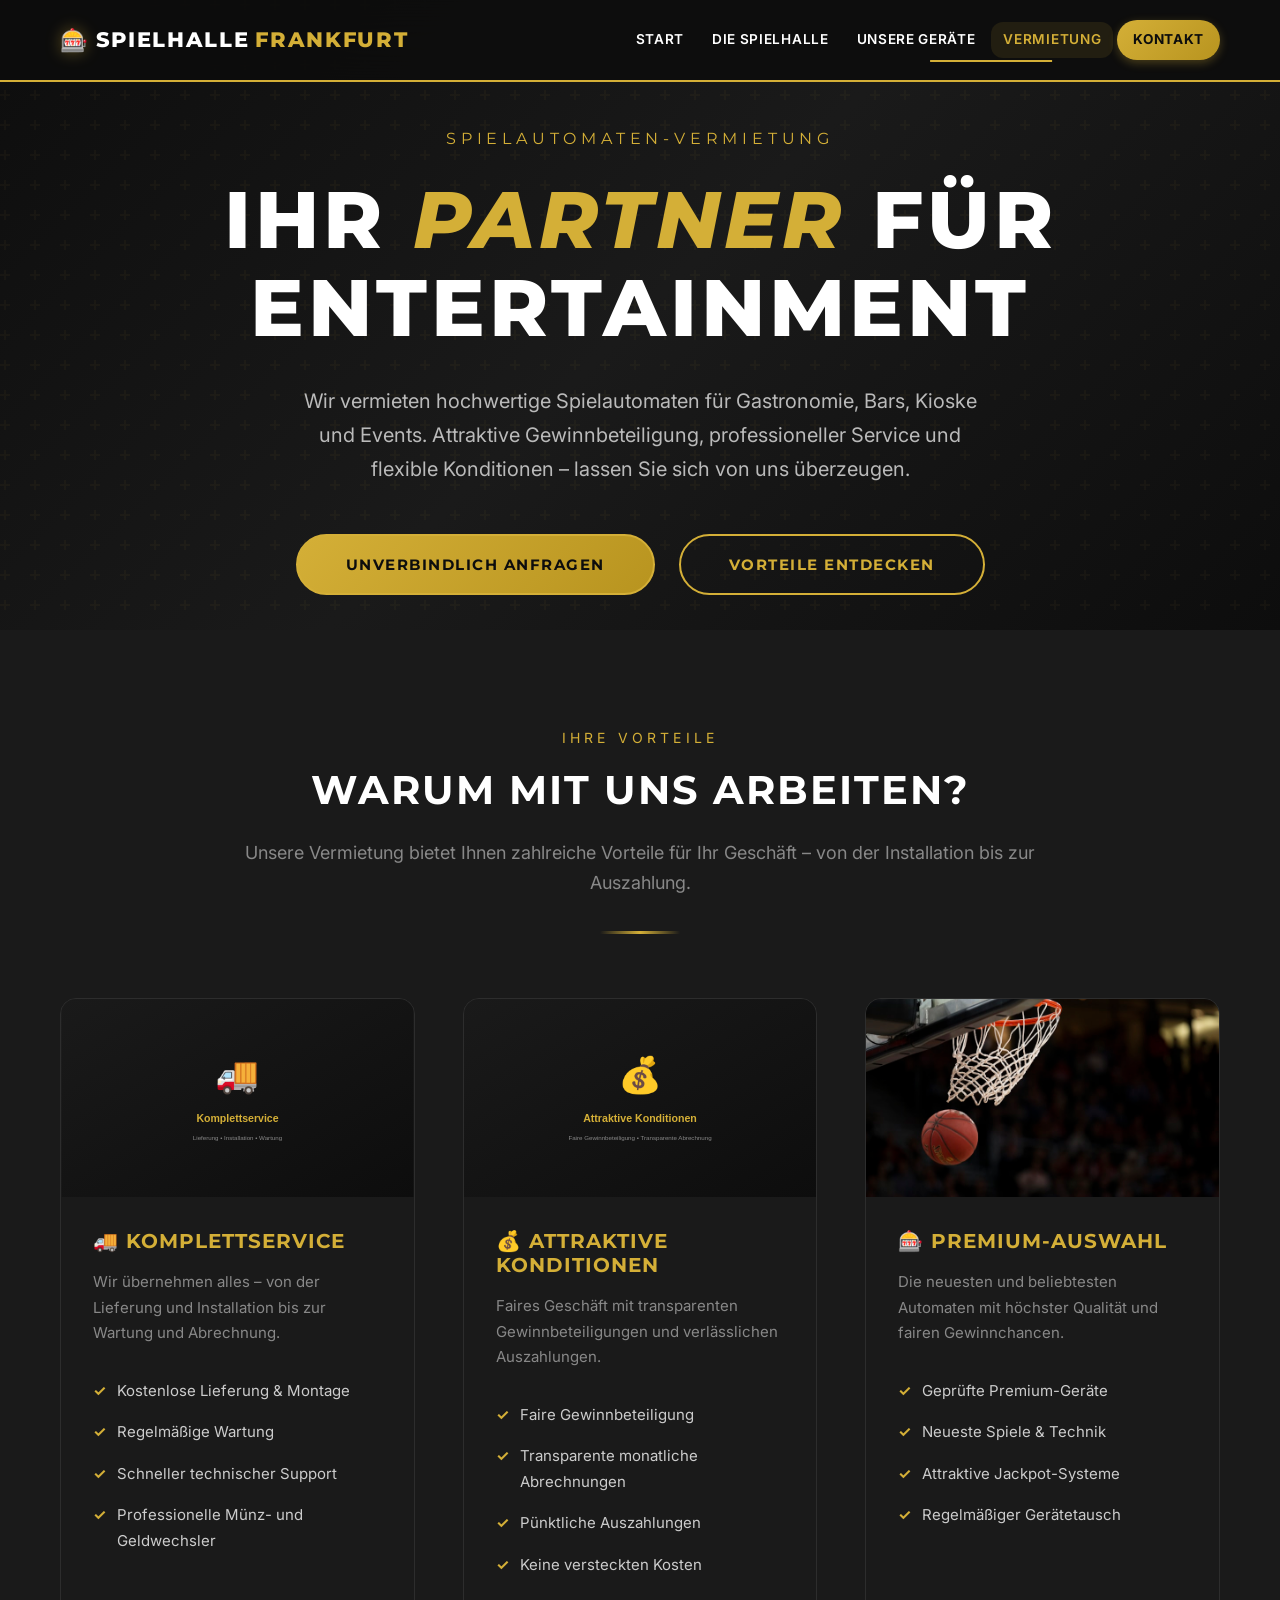
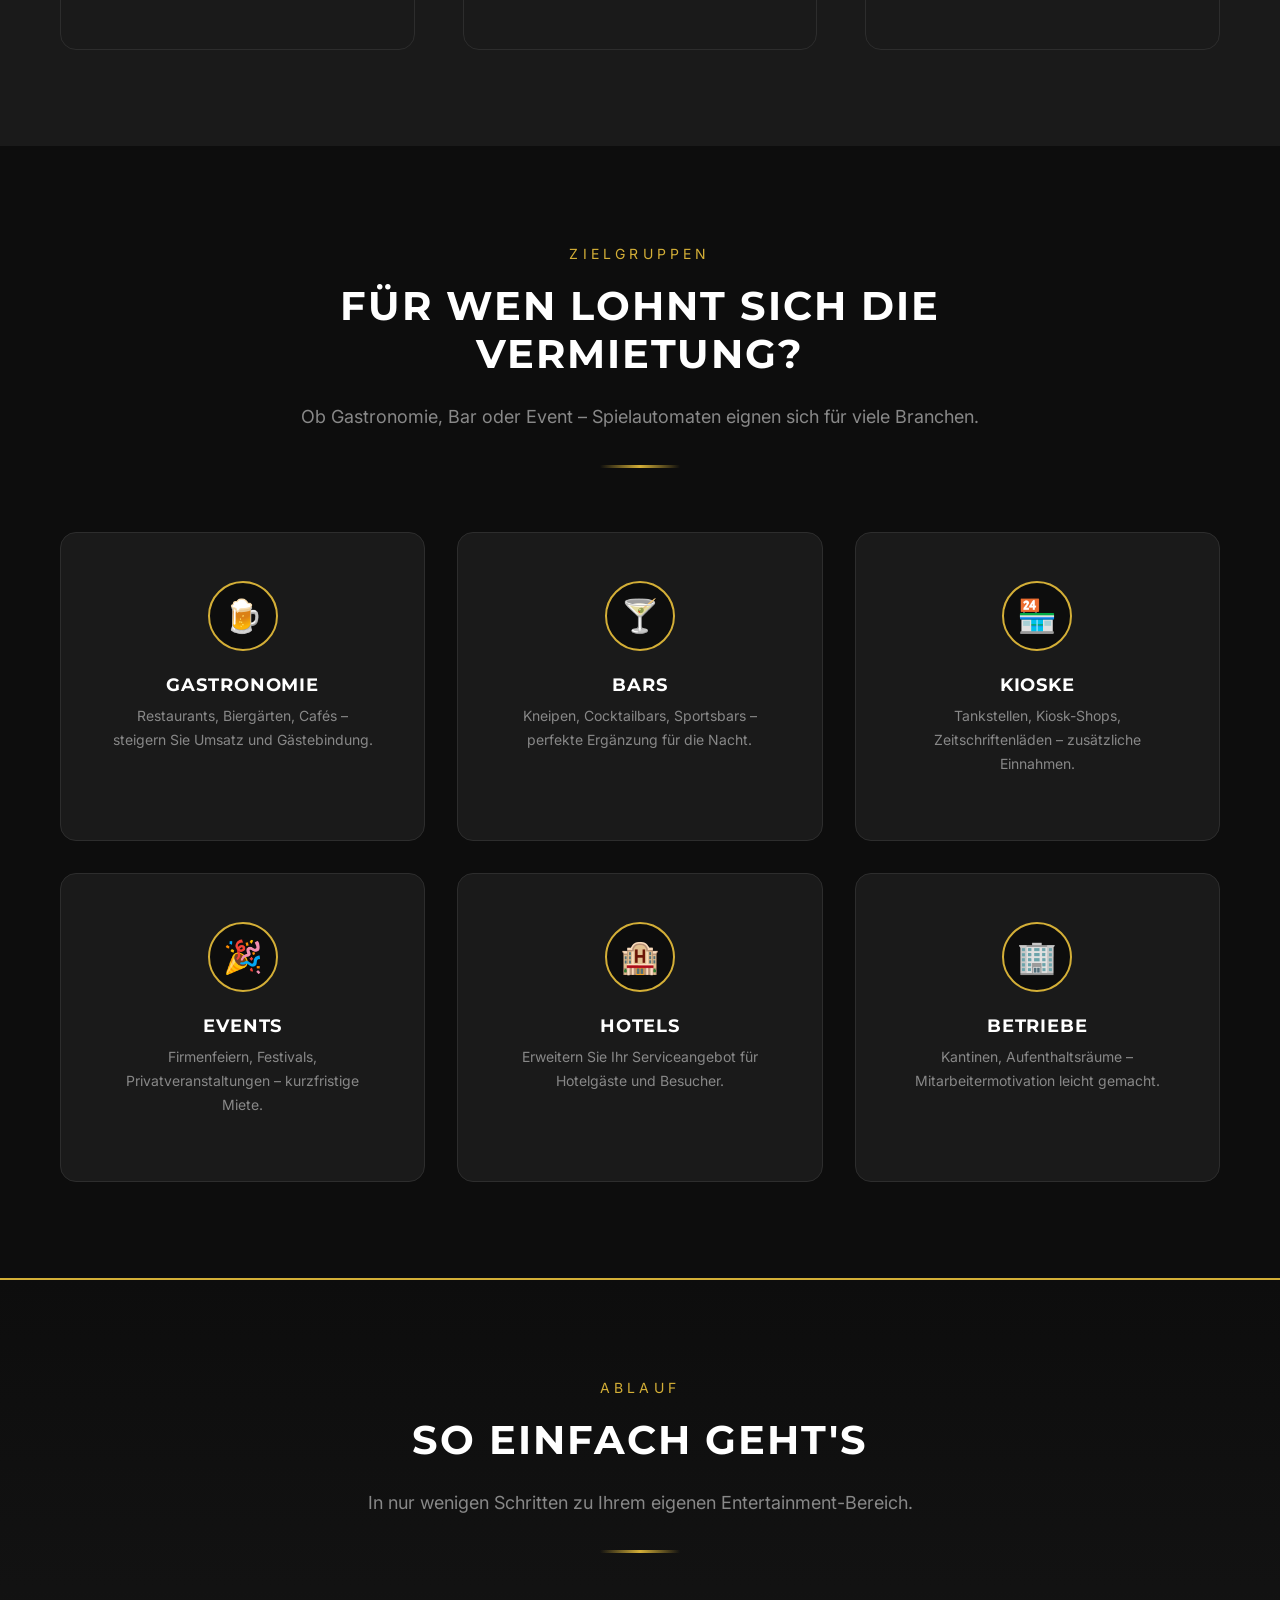
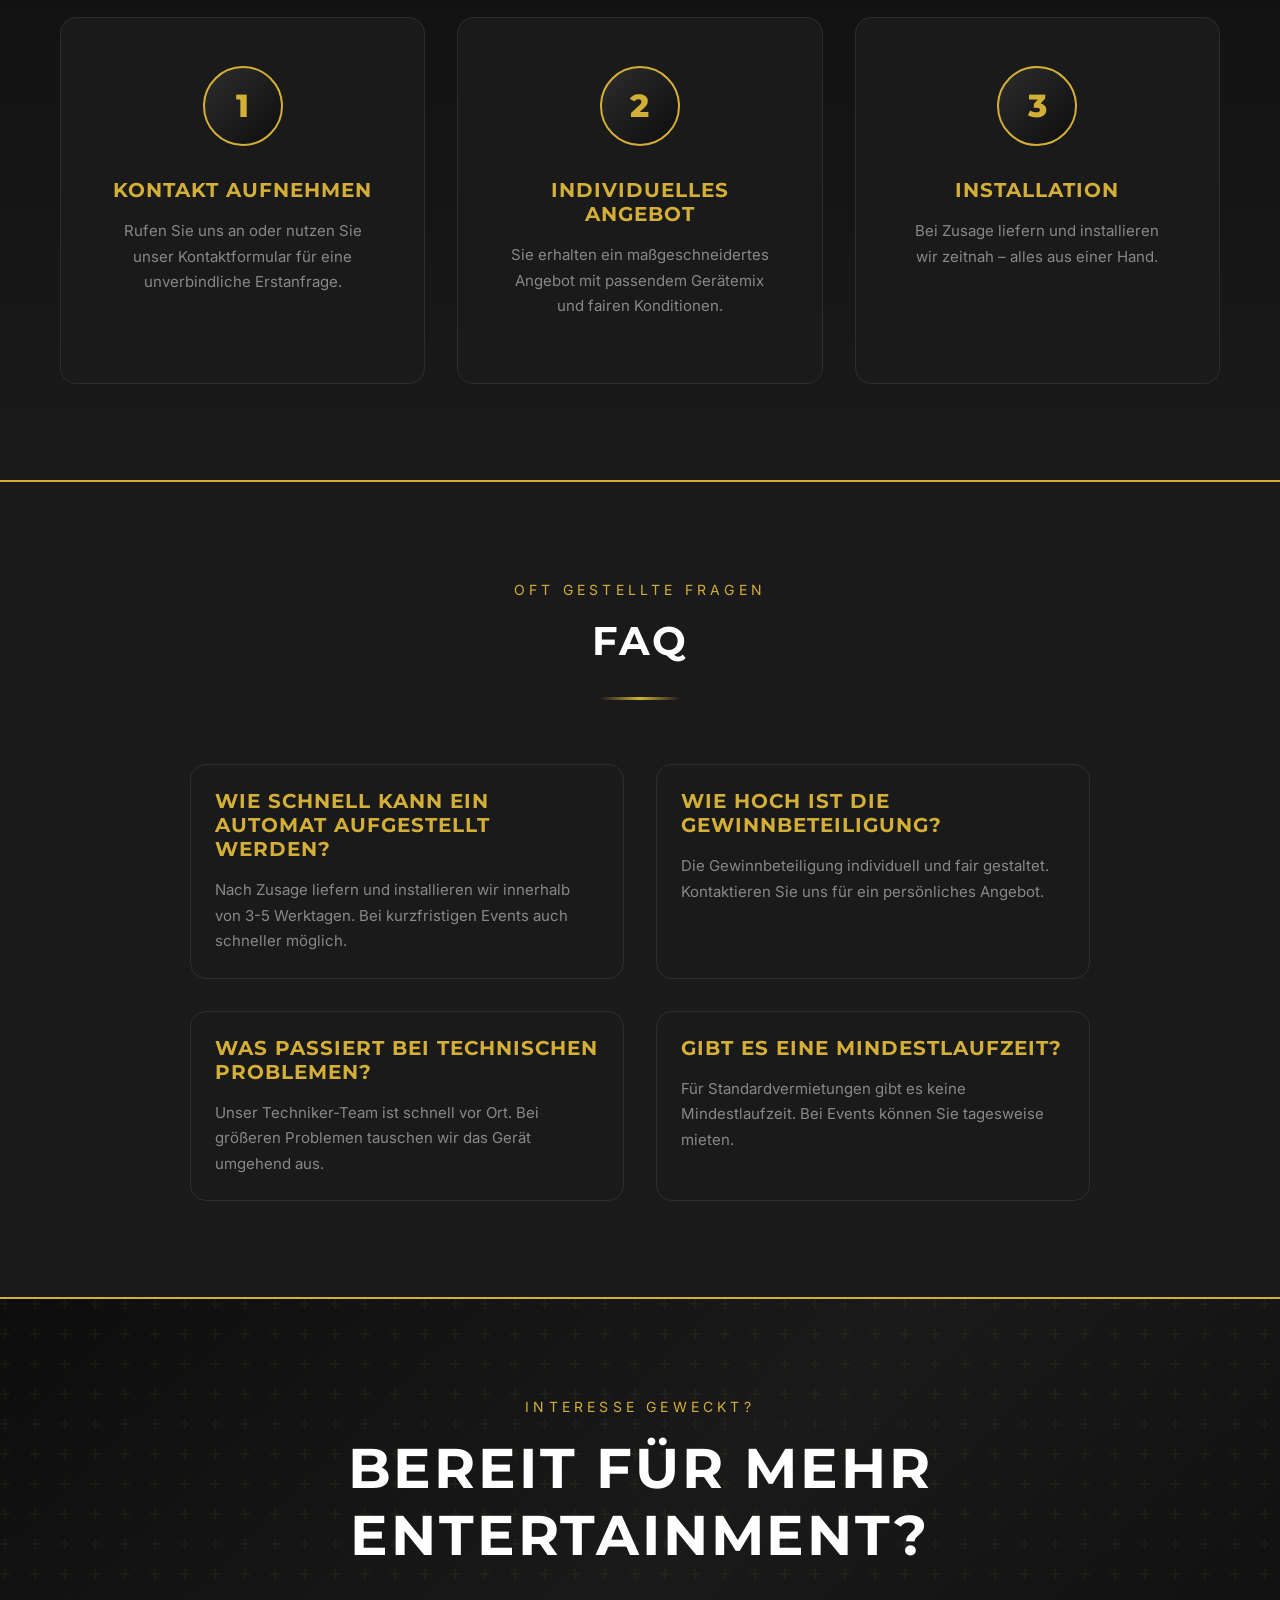
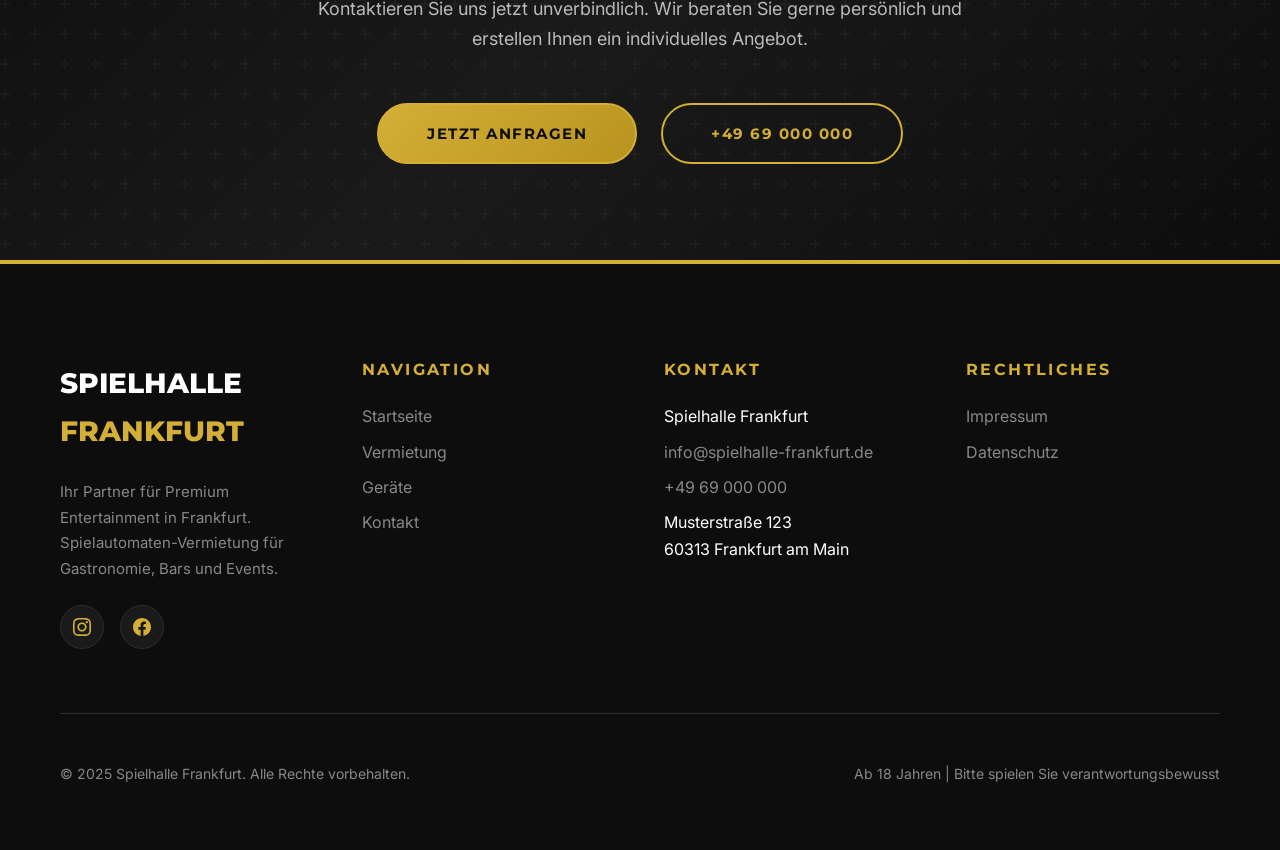
<file: vermietung.html>
<!DOCTYPE html>
<html lang="de">
<head>
    <meta charset="UTF-8">
    <meta name="viewport" content="width=device-width, initial-scale=1.0">
    <title>Automatenvermietung | Spielhalle Frankfurt</title>
    <meta name="description" content="Spielautomaten-Vermietung für Gastronomie, Bars, Kioske & Events. Attraktive Gewinnbeteiligung, Komplettservice, flexible Konditionen.">
    <meta name="keywords" content="Automatenvermietung, Spielautomaten mieten, Gastronomie, Frankfurt, Entertainment">
    
    <link rel="preconnect" href="https://fonts.googleapis.com">
    <link rel="preconnect" href="https://fonts.gstatic.com" crossorigin>
    <link href="https://fonts.googleapis.com/css2?family=Inter:wght@400;500;600&family=Montserrat:wght@400;600;700;800&display=swap" rel="stylesheet">
    
    <link rel="stylesheet" href="css/style.css">
    
    <meta property="og:title" content="Automatenvermietung | Spielhalle Frankfurt">
    <meta property="og:description" content="Premium Spielautomaten für Ihr Geschäft. Komplettservice inklusive.">
    <meta property="og:type" content="website">
</head>
<body>
    <header class="header" id="header">
        <div class="container">
            <nav class="nav">
                <a href="index.html" class="logo">
                    <span class="logo__icon">🎰</span>
                    SPIELHALLE<span>FRANKFURT</span>
                </a>
                
                <button class="nav__toggle" id="navToggle" aria-label="Menü öffnen">
                    <span></span>
                    <span></span>
                    <span></span>
                </button>
                
                <ul class="nav__menu" id="navMenu">
                    <li><a href="index.html" class="nav__link">Start</a></li>
                    <li><a href="index.html#spielhalle" class="nav__link">Die Spielhalle</a></li>
                    <li><a href="geraete.html" class="nav__link">Unsere Geräte</a></li>
                    <li><a href="vermietung.html" class="nav__link active">Vermietung</a></li>
                    <li><a href="kontakt.html" class="nav__link nav__link--cta">Kontakt</a></li>
                </ul>
            </nav>
        </div>
    </header>

    <section class="hero" style="min-height: 70vh;">
        <div class="container">
            <div class="hero__content">
                <p class="hero__subtitle">Spielautomaten-Vermietung</p>
                <h1 class="hero__title">
                    Ihr <span>Partner</span> für Entertainment
                </h1>
                <p class="hero__text">
                    Wir vermieten hochwertige Spielautomaten für Gastronomie, Bars, Kioske und Events. 
                    Attraktive Gewinnbeteiligung, professioneller Service und flexible Konditionen – 
                    lassen Sie sich von uns überzeugen.
                </p>
                <div class="hero__buttons">
                    <a href="kontakt.html" class="btn btn--gold">Unverbindlich anfragen</a>
                    <a href="#vorteile" class="btn btn--outline-gold">Vorteile entdecken</a>
                </div>
            </div>
        </div>
    </section>

    <section class="section section--black-light" id="vorteile">
        <div class="container">
            <header class="section-header">
                <p class="section-header__label">Ihre Vorteile</p>
                <h2 class="section-header__title">Warum mit uns arbeiten?</h2>
                <p class="section-header__text">Unsere Vermietung bietet Ihnen zahlreiche Vorteile für Ihr Geschäft – von der Installation bis zur Auszahlung.</p>
                <div class="section-header__line"></div>
            </header>
            
            <div class="service-grid">
                <div class="service-card">
                    <div class="service-card__image">
                        <img src="images/vermietung/service.svg" alt="Komplettservice" loading="lazy">
                    </div>
                    <div class="service-card__content">
                        <h3 class="service-card__title">🚚 Komplettservice</h3>
                        <p class="service-card__text">Wir übernehmen alles – von der Lieferung und Installation bis zur Wartung und Abrechnung.</p>
                        <ul class="service-card__list">
                            <li>Kostenlose Lieferung & Montage</li>
                            <li>Regelmäßige Wartung</li>
                            <li>Schneller technischer Support</li>
                            <li>Professionelle Münz- und Geldwechsler</li>
                        </ul>
                    </div>
                </div>
                
                <div class="service-card">
                    <div class="service-card__image">
                        <img src="images/vermietung/konditionen.svg" alt="Attraktive Konditionen" loading="lazy">
                    </div>
                    <div class="service-card__content">
                        <h3 class="service-card__title">💰 Attraktive Konditionen</h3>
                        <p class="service-card__text">Faires Geschäft mit transparenten Gewinnbeteiligungen und verlässlichen Auszahlungen.</p>
                        <ul class="service-card__list">
                            <li>Faire Gewinnbeteiligung</li>
                            <li>Transparente monatliche Abrechnungen</li>
                            <li>Pünktliche Auszahlungen</li>
                            <li>Keine versteckten Kosten</li>
                        </ul>
                    </div>
                </div>
                
                <div class="service-card">
                    <div class="service-card__image">
                        <img src="images/unsplash/slots-row.jpg" alt="Slot Machines Row" loading="lazy">
                    </div>
                    <div class="service-card__content">
                        <h3 class="service-card__title">🎰 Premium-Auswahl</h3>
                        <p class="service-card__text">Die neuesten und beliebtesten Automaten mit höchster Qualität und fairen Gewinnchancen.</p>
                        <ul class="service-card__list">
                            <li>Geprüfte Premium-Geräte</li>
                            <li>Neueste Spiele & Technik</li>
                            <li>Attraktive Jackpot-Systeme</li>
                            <li>Regelmäßiger Gerätetausch</li>
                        </ul>
                    </div>
                </div>
            </div>
        </div>
    </section>

    <section class="section section--black">
        <div class="container">
            <header class="section-header">
                <p class="section-header__label">Zielgruppen</p>
                <h2 class="section-header__title">Für wen lohnt sich die Vermietung?</h2>
                <p class="section-header__text">Ob Gastronomie, Bar oder Event – Spielautomaten eignen sich für viele Branchen.</p>
                <div class="section-header__line"></div>
            </header>
            
            <div class="target-grid">
                <div class="target-card">
                    <div class="target-card__icon">🍺</div>
                    <h3 class="target-card__title">Gastronomie</h3>
                    <p class="target-card__text">Restaurants, Biergärten, Cafés – steigern Sie Umsatz und Gästebindung.</p>
                </div>
                
                <div class="target-card">
                    <div class="target-card__icon">🍸</div>
                    <h3 class="target-card__title">Bars</h3>
                    <p class="target-card__text">Kneipen, Cocktailbars, Sportsbars – perfekte Ergänzung für die Nacht.</p>
                </div>
                
                <div class="target-card">
                    <div class="target-card__icon">🏪</div>
                    <h3 class="target-card__title">Kioske</h3>
                    <p class="target-card__text">Tankstellen, Kiosk-Shops, Zeitschriftenläden – zusätzliche Einnahmen.</p>
                </div>
                
                <div class="target-card">
                    <div class="target-card__icon">🎉</div>
                    <h3 class="target-card__title">Events</h3>
                    <p class="target-card__text">Firmenfeiern, Festivals, Privatveranstaltungen – kurzfristige Miete.</p>
                </div>
                
                <div class="target-card">
                    <div class="target-card__icon">🏨</div>
                    <h3 class="target-card__title">Hotels</h3>
                    <p class="target-card__text">Erweitern Sie Ihr Serviceangebot für Hotelgäste und Besucher.</p>
                </div>
                
                <div class="target-card">
                    <div class="target-card__icon">🏢</div>
                    <h3 class="target-card__title">Betriebe</h3>
                    <p class="target-card__text">Kantinen, Aufenthaltsräume – Mitarbeitermotivation leicht gemacht.</p>
                </div>
            </div>
        </div>
    </section>

    <section class="section section--gold-accent">
        <div class="container">
            <header class="section-header">
                <p class="section-header__label">Ablauf</p>
                <h2 class="section-header__title">So einfach geht's</h2>
                <p class="section-header__text">In nur wenigen Schritten zu Ihrem eigenen Entertainment-Bereich.</p>
                <div class="section-header__line"></div>
            </header>
            
            <div class="feature-grid">
                <div class="feature-card">
                    <div class="feature-card__icon feature-card__icon--number">1</div>
                    <h3 class="feature-card__title">Kontakt aufnehmen</h3>
                    <p class="feature-card__text">Rufen Sie uns an oder nutzen Sie unser Kontaktformular für eine unverbindliche Erstanfrage.</p>
                </div>
                
                <div class="feature-card">
                    <div class="feature-card__icon feature-card__icon--number">2</div>
                    <h3 class="feature-card__title">Individuelles Angebot</h3>
                    <p class="feature-card__text">Sie erhalten ein maßgeschneidertes Angebot mit passendem Gerätemix und fairen Konditionen.</p>
                </div>
                
                <div class="feature-card">
                    <div class="feature-card__icon feature-card__icon--number">3</div>
                    <h3 class="feature-card__title">Installation</h3>
                    <p class="feature-card__text">Bei Zusage liefern und installieren wir zeitnah – alles aus einer Hand.</p>
                </div>
            </div>
        </div>
    </section>

    <section class="section section--black-light">
        <div class="container">
            <header class="section-header">
                <p class="section-header__label">Oft gestellte Fragen</p>
                <h2 class="section-header__title">FAQ</h2>
                <div class="section-header__line"></div>
            </header>
            
            <div class="grid grid--2" style="max-width: 900px; margin: 0 auto;">
                <div class="service-card">
                    <div class="service-card__content" style="padding: 1.5rem;">
                        <h3 class="service-card__title">Wie schnell kann ein Automat aufgestellt werden?</h3>
                        <p class="service-card__text" style="margin-bottom: 0;">Nach Zusage liefern und installieren wir innerhalb von 3-5 Werktagen. Bei kurzfristigen Events auch schneller möglich.</p>
                    </div>
                </div>
                
                <div class="service-card">
                    <div class="service-card__content" style="padding: 1.5rem;">
                        <h3 class="service-card__title">Wie hoch ist die Gewinnbeteiligung?</h3>
                        <p class="service-card__text" style="margin-bottom: 0;">Die Gewinnbeteiligung individuell und fair gestaltet. Kontaktieren Sie uns für ein persönliches Angebot.</p>
                    </div>
                </div>
                
                <div class="service-card">
                    <div class="service-card__content" style="padding: 1.5rem;">
                        <h3 class="service-card__title">Was passiert bei technischen Problemen?</h3>
                        <p class="service-card__text" style="margin-bottom: 0;">Unser Techniker-Team ist schnell vor Ort. Bei größeren Problemen tauschen wir das Gerät umgehend aus.</p>
                    </div>
                </div>
                
                <div class="service-card">
                    <div class="service-card__content" style="padding: 1.5rem;">
                        <h3 class="service-card__title">Gibt es eine Mindestlaufzeit?</h3>
                        <p class="service-card__text" style="margin-bottom: 0;">Für Standardvermietungen gibt es keine Mindestlaufzeit. Bei Events können Sie tagesweise mieten.</p>
                    </div>
                </div>
            </div>
        </div>
    </section>

    <section class="cta-section">
        <div class="container">
            <p class="section-header__label" style="margin-bottom: 1rem;">Interesse geweckt?</p>
            <h2 class="cta-section__title">Bereit für mehr Entertainment?</h2>
            <p class="cta-section__text">
                Kontaktieren Sie uns jetzt unverbindlich. Wir beraten Sie gerne persönlich 
                und erstellen Ihnen ein individuelles Angebot.
            </p>
            <div class="hero__buttons" style="justify-content: center;">
                <a href="kontakt.html" class="btn btn--gold">Jetzt anfragen</a>
                <a href="tel:+496900000" class="btn btn--outline-gold">+49 69 000 000</a>
            </div>
        </div>
    </section>

    <footer class="footer">
        <div class="container">
            <div class="footer-grid">
                <div class="footer-brand">
                    <p class="footer-logo">SPIELHALLE<span>FRANKFURT</span></p>
                    <p class="footer-text">Ihr Partner für Premium Entertainment in Frankfurt. Spielautomaten-Vermietung für Gastronomie, Bars und Events.</p>
                    <div class="footer-social">
                        <a href="#" aria-label="Instagram">
                            <svg width="18" height="18" viewBox="0 0 24 24" fill="currentColor"><path d="M12 2.163c3.204 0 3.584.012 4.85.07 3.252.148 4.771 1.691 4.919 4.919.058 1.265.069 1.645.069 4.849 0 3.205-.012 3.584-.069 4.849-.149 3.225-1.664 4.771-4.919 4.919-1.266.058-1.644.07-4.85.07-3.204 0-3.584-.012-4.849-.07-3.26-.149-4.771-1.699-4.919-4.92-.058-1.265-.07-1.644-.07-4.849 0-3.204.013-3.583.07-4.849.149-3.227 1.664-4.771 4.919-4.919 1.266-.057 1.645-.069 4.849-.069zm0-2.163c-3.259 0-3.667.014-4.947.072-4.358.2-6.78 2.618-6.98 6.98-.059 1.281-.073 1.689-.073 4.948 0 3.259.014 3.668.072 4.948.2 4.358 2.618 6.78 6.98 6.98 1.281.058 1.689.072 4.948.072 3.259 0 3.668-.014 4.948-.072 4.354-.2 6.782-2.618 6.979-6.98.059-1.28.073-1.689.073-4.948 0-3.259-.014-3.667-.072-4.947-.196-4.354-2.617-6.78-6.979-6.98-1.281-.059-1.69-.073-4.949-.073zm0 5.838c-3.403 0-6.162 2.759-6.162 6.162s2.759 6.163 6.162 6.163 6.162-2.759 6.162-6.163c0-3.403-2.759-6.162-6.162-6.162zm0 10.162c-2.209 0-4-1.79-4-4 0-2.209 1.791-4 4-4s4 1.791 4 4c0 2.21-1.791 4-4 4zm6.406-11.845c-.796 0-1.441.645-1.441 1.44s.645 1.44 1.441 1.44c.795 0 1.439-.645 1.439-1.44s-.644-1.44-1.439-1.44z"/></svg>
                        </a>
                        <a href="#" aria-label="Facebook">
                            <svg width="18" height="18" viewBox="0 0 24 24" fill="currentColor"><path d="M24 12.073c0-6.627-5.373-12-12-12s-12 5.373-12 12c0 5.99 4.388 10.954 10.125 11.854v-8.385H7.078v-3.47h3.047V9.43c0-3.007 1.792-4.669 4.533-4.669 1.312 0 2.686.235 2.686.235v2.953H15.83c-1.491 0-1.956.925-1.956 1.874v2.25h3.328l-.532 3.47h-2.796v8.385C19.612 23.027 24 18.062 24 12.073z"/></svg>
                        </a>
                    </div>
                </div>
                
                <div class="footer-nav">
                    <h4 class="footer-title">Navigation</h4>
                    <ul class="footer-links">
                        <li><a href="index.html">Startseite</a></li>
                        <li><a href="vermietung.html">Vermietung</a></li>
                        <li><a href="geraete.html">Geräte</a></li>
                        <li><a href="kontakt.html">Kontakt</a></li>
                    </ul>
                </div>
                
                <div class="footer-contact">
                    <h4 class="footer-title">Kontakt</h4>
                    <ul class="footer-links">
                        <li>Spielhalle Frankfurt</li>
                        <li><a href="mailto:info@spielhalle-frankfurt.de">info@spielhalle-frankfurt.de</a></li>
                        <li><a href="tel:+4969000000">+49 69 000 000</a></li>
                        <li>Musterstraße 123<br>60313 Frankfurt am Main</li>
                    </ul>
                </div>
                
                <div class="footer-legal">
                    <h4 class="footer-title">Rechtliches</h4>
                    <ul class="footer-links">
                        <li><a href="impressum.html">Impressum</a></li>
                        <li><a href="datenschutz.html">Datenschutz</a></li>
                    </ul>
                </div>
            </div>
            
            <div class="footer-bottom">
                <p>&copy; 2025 Spielhalle Frankfurt. Alle Rechte vorbehalten.</p>
                <p>Ab 18 Jahren | Bitte spielen Sie verantwortungsbewusst</p>
            </div>
        </div>
    </footer>

    <script src="js/main.js"></script>
</body>
</html>
</file>
<file: css/style.css>
/* ========================================
   SPIELHALLE FRANKFURT
   Schwarz ✦ Gold ✦ Entertainment
   Automatenvermietung & Spielhalle
   ======================================== */

/* CSS Custom Properties */
:root {
    /* Casino Farbpalette - Schwarz/Gold */
    --color-black: #0D0D0D;
    --color-black-light: #1A1A1A;
    --color-black-lighter: #2D2D2D;
    --color-gold: #D4AF37;
    --color-gold-light: #F4D03F;
    --color-gold-dark: #B8941F;
    --color-gold-accent: #FFD700;
    --color-yellow: #FFCC00;
    --color-red: #C41E3A;
    --color-white: #FFFFFF;
    --color-gray: #888888;
    --color-gray-light: #CCCCCC;
    
    /* Schriften */
    --font-heading: 'Montserrat', Georgia, sans-serif;
    --font-body: 'Inter', -apple-system, BlinkMacSystemFont, sans-serif;
    
    /* Abstände */
    --space-xs: 0.5rem;
    --space-sm: 1rem;
    --space-md: 1.5rem;
    --space-lg: 2rem;
    --space-xl: 3rem;
    --space-2xl: 4rem;
    --space-3xl: 6rem;
    
    /* Container */
    --container-max: 1200px;
    --container-padding: 1.25rem;
    
    /* Übergänge */
    --transition-fast: 0.2s ease;
    --transition-base: 0.3s ease;
    --transition-slow: 0.5s ease;
    
    /* Border Radius */
    --radius-sm: 6px;
    --radius-md: 12px;
    --radius-lg: 16px;
    --radius-full: 9999px;
}

/* ========================================
   RESET & BASE
   ======================================== */
*, *::before, *::after {
    box-sizing: border-box;
    margin: 0;
    padding: 0;
}

html {
    font-size: 16px;
    scroll-behavior: smooth;
    -webkit-font-smoothing: antialiased;
    -moz-osx-font-smoothing: grayscale;
}

body {
    font-family: var(--font-body);
    font-weight: 400;
    line-height: 1.7;
    color: var(--color-white);
    background-color: var(--color-black);
}

img {
    max-width: 100%;
    height: auto;
    display: block;
}

a {
    color: inherit;
    text-decoration: none;
}

ul, ol {
    list-style: none;
}

/* ========================================
   TYPOGRAPHY
   ======================================== */
h1, h2, h3, h4, h5, h6 {
    font-family: var(--font-heading);
    font-weight: 700;
    line-height: 1.2;
    text-transform: uppercase;
    letter-spacing: 0.05em;
}

h1 { 
    font-size: clamp(2.5rem, 6vw, 4.5rem); 
}

h2 { 
    font-size: clamp(1.75rem, 4vw, 2.5rem); 
}

h3 { 
    font-size: clamp(1.25rem, 3vw, 1.75rem); 
}

h4 { 
    font-size: 1.125rem; 
}

p {
    margin-bottom: var(--space-sm);
}

.text-gold {
    color: var(--color-gold);
}

.text-center {
    text-align: center;
}

/* ========================================
   LAYOUT & CONTAINER
   ======================================== */
.container {
    width: 100%;
    max-width: var(--container-max);
    margin: 0 auto;
    padding: 0 var(--container-padding);
    box-sizing: border-box;
}

/* Fix for container overflow */
.container::after {
    content: '';
    display: table;
    clear: both;
}

.section {
    padding: var(--space-3xl) 0;
}

.section--black {
    background-color: var(--color-black);
}

.section--black-light {
    background-color: var(--color-black-light);
}

.section--gradient {
    background: linear-gradient(135deg, var(--color-black) 0%, var(--color-black-light) 50%, var(--color-black) 100%);
}

.section--gold-accent {
    background: linear-gradient(180deg, var(--color-black) 0%, var(--color-black-light) 100%);
    border-top: 2px solid var(--color-gold);
    border-bottom: 2px solid var(--color-gold);
}

/* Grid System */
.grid {
    display: grid;
    gap: var(--space-lg);
}

.grid--2 {
    grid-template-columns: repeat(auto-fit, minmax(280px, 1fr));
}

.grid--3 {
    grid-template-columns: repeat(auto-fit, minmax(260px, 1fr));
}

.grid--4 {
    grid-template-columns: repeat(auto-fit, minmax(220px, 1fr));
}

/* Flex */
.flex {
    display: flex;
}

.flex-wrap {
    flex-wrap: wrap;
}

.items-center {
    align-items: center;
}

.justify-between {
    justify-content: space-between;
}

.justify-center {
    justify-content: center;
}

.gap-md {
    gap: var(--space-md);
}

.gap-lg {
    gap: var(--space-lg);
}

/* ========================================
   HEADER & NAVIGATION - KOMPAKT
   ======================================== */
.header {
    position: fixed;
    top: 0;
    left: 0;
    right: 0;
    z-index: 1000;
    background: rgba(13, 13, 13, 0.95);
    backdrop-filter: blur(20px);
    -webkit-backdrop-filter: blur(20px);
    border-bottom: 2px solid var(--color-gold);
    transition: all 0.3s ease;
}

.header--scrolled {
    background: rgba(13, 13, 13, 0.98);
    box-shadow: 0 4px 30px rgba(212, 175, 55, 0.3);
}

.header--scrolled .nav {
    height: 60px;
}

.header--scrolled .logo {
    font-size: 1.2rem;
}

.nav {
    display: flex;
    align-items: center;
    justify-content: space-between;
    height: 80px;
    transition: height 0.3s ease;
}

/* Logo Styles - Kompakt */
.logo {
    font-family: var(--font-heading);
    font-size: 1.3rem;
    font-weight: 800;
    color: var(--color-white);
    display: flex;
    align-items: center;
    gap: 6px;
    text-transform: uppercase;
    letter-spacing: 0.08em;
    transition: font-size 0.3s ease;
    position: relative;
    text-decoration: none;
    white-space: nowrap;
}

.logo__icon {
    font-size: 1.4rem;
    filter: drop-shadow(0 0 8px rgba(212, 175, 55, 0.4));
    transition: transform 0.3s ease;
    line-height: 1;
}

.logo:hover .logo__icon {
    transform: rotate(10deg) scale(1.05);
}

.logo span {
    color: var(--color-gold);
}

/* Navigation Menu */
.nav__menu {
    display: none;
    position: fixed;
    top: 0;
    left: 0;
    right: 0;
    bottom: 0;
    background: rgba(13, 13, 13, 0.98);
    backdrop-filter: blur(20px);
    -webkit-backdrop-filter: blur(20px);
    padding: 100px var(--space-lg) var(--space-lg);
    flex-direction: column;
    gap: var(--space-sm);
    align-items: center;
    justify-content: flex-start;
    opacity: 0;
    visibility: hidden;
    transform: translateY(-10px);
    transition: all 0.25s ease;
    z-index: 999;
    list-style: none;
    margin: 0;
}

.nav__menu.active {
    display: flex;
    opacity: 1;
    visibility: visible;
    transform: translateY(0);
}

.nav__menu li {
    margin: 0;
    padding: 0;
}

.nav__link {
    font-weight: 600;
    font-size: 1.1rem;
    text-transform: uppercase;
    letter-spacing: 0.08em;
    padding: 10px 16px;
    border-radius: var(--radius-md);
    transition: all 0.25s ease;
    position: relative;
    color: var(--color-white);
    display: inline-block;
    text-decoration: none;
    white-space: nowrap;
}

.nav__link::after {
    content: '';
    position: absolute;
    bottom: 6px;
    left: 50%;
    transform: translateX(-50%);
    width: 0;
    height: 2px;
    background: var(--color-gold);
    transition: width 0.25s ease;
}

.nav__link:hover::after,
.nav__link.active::after {
    width: 50%;
}

.nav__link:hover {
    color: var(--color-gold);
}

.nav__link.active {
    color: var(--color-gold);
    background: rgba(212, 175, 55, 0.1);
}

/* CTA Button in Navigation - Kompakt */
.nav__link--cta {
    background: linear-gradient(135deg, var(--color-gold) 0%, var(--color-gold-dark) 100%);
    color: var(--color-black) !important;
    padding: 8px 16px;
    border-radius: var(--radius-full);
    font-weight: 700;
    font-size: 0.9rem;
    box-shadow: 0 3px 10px rgba(212, 175, 55, 0.3);
}

.nav__link--cta::after {
    display: none;
}

.nav__link--cta:hover {
    background: linear-gradient(135deg, var(--color-gold-light) 0%, var(--color-gold) 100%);
    transform: translateY(-2px);
    box-shadow: 0 5px 15px rgba(212, 175, 55, 0.4);
}

.nav__link--cta.active {
    background: linear-gradient(135deg, var(--color-gold-light) 0%, var(--color-gold) 100%);
    box-shadow: 0 0 15px rgba(212, 175, 55, 0.5);
}

/* Mobile Menu Toggle */
.nav__toggle {
    display: flex;
    flex-direction: column;
    gap: 5px;
    background: none;
    border: none;
    cursor: pointer;
    padding: 8px;
    z-index: 1001;
    position: relative;
    width: 44px;
    height: 44px;
    align-items: center;
    justify-content: center;
    border-radius: var(--radius-md);
    transition: background 0.25s ease;
}

.nav__toggle:hover {
    background: rgba(212, 175, 55, 0.1);
}

.nav__toggle span {
    display: block;
    width: 24px;
    height: 2.5px;
    background: var(--color-gold);
    border-radius: 2px;
    transition: all 0.25s ease;
}

.nav__toggle.active span:nth-child(1) {
    transform: rotate(45deg) translate(5px, 5px);
}

.nav__toggle.active span:nth-child(2) {
    opacity: 0;
}

.nav__toggle.active span:nth-child(3) {
    transform: rotate(-45deg) translate(5px, -5px);
}

/* Desktop Navigation - Früherer Breakpoint */
@media (min-width: 1024px) {
    .nav__toggle {
        display: none;
    }
    
    .nav__menu {
        display: flex !important;
        position: static;
        flex-direction: row;
        padding: 0;
        background: transparent;
        backdrop-filter: none;
        -webkit-backdrop-filter: none;
        gap: 4px;
        opacity: 1;
        visibility: visible;
        transform: none;
    }
    
    .nav__link {
        font-size: 0.85rem;
        padding: 6px 12px;
        letter-spacing: 0.05em;
    }
    
    .nav__link--cta {
        padding: 8px 16px;
        font-size: 0.85rem;
    }
}

/* Tablet - Hamburger Menu */
@media (max-width: 1023px) {
    .nav__menu {
        padding-top: 90px;
    }
}

/* Focus States */
.nav__link:focus-visible,
.nav__toggle:focus-visible {
    outline: 2px solid var(--color-gold);
    outline-offset: 2px;
}

/* Reduced Motion */
@media (prefers-reduced-motion: reduce) {
    .header,
    .nav,
    .logo,
    .nav__link,
    .nav__toggle span {
        transition: none;
    }
}

/* ========================================
   HERO SECTION
   ======================================== */
.hero {
    min-height: 100vh;
    min-height: 100dvh;
    display: flex;
    align-items: center;
    position: relative;
    padding-top: 90px;
    overflow: hidden;
    background: linear-gradient(135deg, var(--color-black) 0%, var(--color-black-light) 50%, var(--color-black) 100%);
}

.hero::before {
    content: '';
    position: absolute;
    top: 0;
    left: 0;
    right: 0;
    bottom: 0;
    opacity: 0.1;
    background-image: url("data:image/svg+xml,%3Csvg width='60' height='60' viewBox='0 0 60 60' xmlns='http://www.w3.org/2000/svg'%3E%3Cg fill='none' fill-rule='evenodd'%3E%3Cg fill='%23D4AF37' fill-opacity='0.4'%3E%3Cpath d='M36 34v-4h-2v4h-4v2h4v4h2v-4h4v-2h-4zm0-30V0h-2v4h-4v2h4v4h2V6h4V4h-4zM6 34v-4H4v4H0v2h4v4h2v-4h4v-2H6zM6 4V0H4v4H0v2h4v4h2V6h4V4H6z'/%3E%3C/g%3E%3C/g%3E%3C/svg%3E");
}

.hero__content {
    position: relative;
    z-index: 1;
    text-align: center;
}

.hero__subtitle {
    font-family: var(--font-heading);
    font-size: 1rem;
    letter-spacing: 0.3em;
    text-transform: uppercase;
    color: var(--color-gold);
    margin-bottom: var(--space-md);
}

.hero__title {
    font-size: clamp(2.5rem, 7vw, 5rem);
    line-height: 1.1;
    margin-bottom: var(--space-lg);
    font-weight: 800;
}

.hero__title span {
    color: var(--color-gold);
    font-style: italic;
}

.hero__text {
    font-size: 1.25rem;
    max-width: 700px;
    margin: 0 auto var(--space-xl);
    opacity: 0.9;
    color: var(--color-gray-light);
}

.hero__buttons {
    display: flex;
    flex-wrap: wrap;
    gap: var(--space-md);
    justify-content: center;
}

/* Gold accent line */
.hero__line {
    width: 100px;
    height: 3px;
    background: linear-gradient(90deg, transparent, var(--color-gold), transparent);
    margin: var(--space-xl) auto;
}

/* ========================================
   BUTTONS
   ======================================== */
.btn {
    display: inline-flex;
    align-items: center;
    justify-content: center;
    gap: var(--space-xs);
    padding: var(--space-sm) var(--space-xl);
    font-family: var(--font-heading);
    font-size: 0.9375rem;
    font-weight: 700;
    text-transform: uppercase;
    letter-spacing: 0.1em;
    border-radius: var(--radius-full);
    cursor: pointer;
    transition: var(--transition-base);
    border: 2px solid transparent;
    text-align: center;
}

.btn--gold {
    background: linear-gradient(135deg, var(--color-gold) 0%, var(--color-gold-dark) 100%);
    color: var(--color-black);
    border-color: var(--color-gold);
}

.btn--gold:hover {
    background: linear-gradient(135deg, var(--color-gold-light) 0%, var(--color-gold) 100%);
    transform: translateY(-3px);
    box-shadow: 0 8px 25px rgba(212, 175, 55, 0.4);
}

.btn--outline-gold {
    background: transparent;
    color: var(--color-gold);
    border-color: var(--color-gold);
}

.btn--outline-gold:hover {
    background: var(--color-gold);
    color: var(--color-black);
    transform: translateY(-3px);
    box-shadow: 0 8px 25px rgba(212, 175, 55, 0.3);
}

.btn--small {
    padding: var(--space-xs) var(--space-md);
    font-size: 0.875rem;
}

/* ========================================
   FEATURE CARDS
   ======================================== */
.feature-grid {
    display: grid;
    grid-template-columns: repeat(3, 1fr);
    gap: var(--space-lg);
}

@media (max-width: 900px) {
    .feature-grid {
        grid-template-columns: repeat(2, 1fr);
    }
}

@media (max-width: 600px) {
    .feature-grid {
        grid-template-columns: 1fr;
    }
}

.feature-card {
    background: var(--color-black-light);
    padding: var(--space-xl);
    border-radius: var(--radius-lg);
    text-align: center;
    transition: var(--transition-base);
    border: 1px solid var(--color-black-lighter);
    position: relative;
    overflow: hidden;
}

.feature-card::before {
    content: '';
    position: absolute;
    top: 0;
    left: 0;
    right: 0;
    height: 3px;
    background: linear-gradient(90deg, transparent, var(--color-gold), transparent);
    opacity: 0;
    transition: var(--transition-base);
}

.feature-card:hover {
    transform: translateY(-8px);
    border-color: var(--color-gold);
    box-shadow: 0 20px 40px rgba(212, 175, 55, 0.15);
}

.feature-card:hover::before {
    opacity: 1;
}

.feature-card__icon {
    width: 80px;
    height: 80px;
    margin: 0 auto var(--space-lg);
    background: linear-gradient(135deg, var(--color-black-lighter) 0%, var(--color-black) 100%);
    border-radius: 50%;
    display: flex;
    align-items: center;
    justify-content: center;
    font-size: 2.5rem;
    border: 2px solid var(--color-gold);
}

.feature-card__icon--number {
    font-family: var(--font-heading);
    font-size: 2rem;
    font-weight: 800;
    color: var(--color-gold);
    background: linear-gradient(135deg, var(--color-black-lighter) 0%, var(--color-black) 100%);
}

.feature-card__title {
    font-family: var(--font-heading);
    font-size: 1.25rem;
    margin-bottom: var(--space-sm);
    color: var(--color-gold);
}

.feature-card__text {
    font-size: 0.9375rem;
    color: var(--color-gray);
}

/* ========================================
   SERVICE CARDS (Vermietung)
   ======================================== */
.service-grid {
    display: grid;
    grid-template-columns: repeat(auto-fit, minmax(300px, 1fr));
    gap: var(--space-xl);
}

.service-card {
    background: var(--color-black-light);
    border-radius: var(--radius-lg);
    overflow: hidden;
    transition: var(--transition-base);
    border: 1px solid var(--color-black-lighter);
}

.service-card:hover {
    border-color: var(--color-gold);
    transform: translateY(-5px);
    box-shadow: 0 15px 35px rgba(212, 175, 55, 0.1);
}

.service-card__image {
    aspect-ratio: 16 / 9;
    background: var(--color-black-lighter);
    position: relative;
    overflow: hidden;
    display: flex;
    align-items: center;
    justify-content: center;
}

.service-card__image img {
    width: 100%;
    height: 100%;
    object-fit: cover;
    object-position: center;
}

.service-card__placeholder {
    width: 100%;
    height: 100%;
    object-fit: cover;
}

.service-card__placeholder {
    display: flex;
    align-items: center;
    justify-content: center;
    color: var(--color-gold);
    font-size: 1.5rem;
    text-align: center;
    border: 2px dashed var(--color-gold);
}

.service-card__content {
    padding: var(--space-lg);
}

.service-card__title {
    font-size: 1.25rem;
    margin-bottom: var(--space-sm);
    color: var(--color-gold);
}

.service-card__text {
    font-size: 0.9375rem;
    color: var(--color-gray);
    margin-bottom: var(--space-md);
}

.service-card__list {
    margin-bottom: var(--space-lg);
}

.service-card__list li {
    padding: var(--space-xs) 0;
    padding-left: 1.5rem;
    position: relative;
    color: var(--color-gray-light);
    font-size: 0.9375rem;
}

.service-card__list li::before {
    content: '✓';
    position: absolute;
    left: 0;
    color: var(--color-gold);
    font-weight: 700;
}

/* ========================================
   DEVICE/GERÄTE CARDS
   ======================================== */
.device-grid {
    display: grid;
    grid-template-columns: repeat(auto-fill, minmax(280px, 1fr));
    gap: var(--space-lg);
}

.device-card {
    background: var(--color-black-light);
    border-radius: var(--radius-lg);
    overflow: hidden;
    transition: var(--transition-base);
    border: 1px solid var(--color-black-lighter);
}

.device-card:hover {
    transform: translateY(-8px);
    border-color: var(--color-gold);
    box-shadow: 0 15px 35px rgba(212, 175, 55, 0.15);
}

.device-card__image {
    aspect-ratio: 4 / 3;
    background: var(--color-black-lighter);
    position: relative;
    overflow: hidden;
    border-bottom: 2px solid var(--color-gold);
    display: flex;
    align-items: center;
    justify-content: center;
}

.device-card__image img {
    width: 100%;
    height: 100%;
    object-fit: contain;
    object-position: center;
    background: var(--color-black-lighter);
}

.device-card__placeholder {
    width: 100%;
    height: 100%;
    object-fit: cover;
}

.device-card__placeholder {
    display: flex;
    flex-direction: column;
    align-items: center;
    justify-content: center;
    color: var(--color-gold);
    gap: var(--space-sm);
}

.device-card__placeholder-icon {
    font-size: 3rem;
    opacity: 0.5;
}

.device-card__placeholder-text {
    font-size: 0.875rem;
    opacity: 0.7;
}

.device-card__tag {
    position: absolute;
    top: var(--space-sm);
    right: var(--space-sm);
    background: var(--color-gold);
    color: var(--color-black);
    padding: 4px 12px;
    border-radius: var(--radius-full);
    font-size: 0.75rem;
    font-weight: 700;
    text-transform: uppercase;
}

.device-card__content {
    padding: var(--space-lg);
}

.device-card__category {
    font-size: 0.75rem;
    text-transform: uppercase;
    letter-spacing: 0.15em;
    color: var(--color-gold);
    margin-bottom: var(--space-xs);
}

.device-card__title {
    font-size: 1.125rem;
    margin-bottom: var(--space-sm);
}

.device-card__description {
    font-size: 0.9375rem;
    color: var(--color-gray);
    line-height: 1.6;
}

/* ========================================
   CTA SECTION
   ======================================== */
.cta-section {
    background: linear-gradient(135deg, var(--color-black) 0%, var(--color-black-light) 50%, var(--color-black) 100%);
    color: var(--color-white);
    text-align: center;
    padding: var(--space-3xl) 0;
    position: relative;
    border-top: 2px solid var(--color-gold);
    border-bottom: 2px solid var(--color-gold);
}

.cta-section::before {
    content: '';
    position: absolute;
    top: 0;
    left: 0;
    right: 0;
    bottom: 0;
    opacity: 0.05;
    background-image: url("data:image/svg+xml,%3Csvg width='60' height='60' viewBox='0 0 60 60' xmlns='http://www.w3.org/2000/svg'%3E%3Cg fill='none' fill-rule='evenodd'%3E%3Cg fill='%23D4AF37' fill-opacity='1'%3E%3Cpath d='M36 34v-4h-2v4h-4v2h4v4h2v-4h4v-2h-4zm0-30V0h-2v4h-4v2h4v4h2V6h4V4h-4zM6 34v-4H4v4H0v2h4v4h2v-4h4v-2H6zM6 4V0H4v4H0v2h4v4h2V6h4V4H6z'/%3E%3C/g%3E%3C/g%3E%3C/svg%3E");
}

.cta-section__title {
    font-size: clamp(2rem, 5vw, 3.5rem);
    margin-bottom: var(--space-md);
    position: relative;
}

.cta-section__text {
    max-width: 700px;
    margin: 0 auto var(--space-xl);
    font-size: 1.125rem;
    opacity: 0.9;
    color: var(--color-gray-light);
    position: relative;
}

/* ========================================
   CONTACT SECTION
   ======================================== */
.contact-wrapper {
    display: grid;
    grid-template-columns: 1fr;
    gap: var(--space-2xl);
}

@media (min-width: 992px) {
    .contact-wrapper {
        grid-template-columns: 1fr 1.2fr;
    }
}

.contact-info__item {
    display: flex;
    align-items: flex-start;
    gap: var(--space-lg);
    margin-bottom: var(--space-xl);
    padding: var(--space-lg);
    background: var(--color-black-light);
    border-radius: var(--radius-lg);
    border-left: 3px solid var(--color-gold);
    transition: var(--transition-base);
}

.contact-info__item:hover {
    transform: translateX(5px);
    border-left-width: 5px;
}

.contact-info__icon {
    width: 60px;
    height: 60px;
    background: var(--color-black-lighter);
    border-radius: 50%;
    display: flex;
    align-items: center;
    justify-content: center;
    color: var(--color-gold);
    font-size: 1.5rem;
    flex-shrink: 0;
    border: 2px solid var(--color-gold);
}

.contact-info__content h4 {
    font-size: 1.125rem;
    margin-bottom: var(--space-xs);
    color: var(--color-gold);
}

.contact-info__content p {
    color: var(--color-gray);
    margin: 0;
    font-size: 1rem;
}

.contact-info__content a {
    color: var(--color-white);
    transition: var(--transition-fast);
}

.contact-info__content a:hover {
    color: var(--color-gold);
}

.contact-map {
    background: var(--color-black-light);
    border-radius: var(--radius-lg);
    min-height: 300px;
    display: flex;
    align-items: center;
    justify-content: center;
    color: var(--color-gold);
    font-size: 1.25rem;
    border: 2px dashed var(--color-gold);
}

/* ========================================
   FORMS
   ======================================== */
.form {
    background: var(--color-black-light);
    padding: var(--space-2xl);
    border-radius: var(--radius-lg);
    border: 1px solid var(--color-black-lighter);
}

.form-group {
    margin-bottom: var(--space-lg);
}

.form-label {
    display: block;
    font-size: 0.875rem;
    font-weight: 600;
    text-transform: uppercase;
    letter-spacing: 0.1em;
    margin-bottom: var(--space-xs);
    color: var(--color-gold);
}

.form-label--required::after {
    content: ' *';
    color: var(--color-red);
}

.form-input,
.form-textarea,
.form-select {
    width: 100%;
    padding: var(--space-sm) var(--space-md);
    border: 2px solid var(--color-black-lighter);
    border-radius: var(--radius-md);
    font-family: var(--font-body);
    font-size: 1rem;
    background: var(--color-black);
    color: var(--color-white);
    transition: var(--transition-fast);
}

.form-input:focus,
.form-textarea:focus,
.form-select:focus {
    outline: none;
    border-color: var(--color-gold);
    box-shadow: 0 0 0 3px rgba(212, 175, 55, 0.1);
}

.form-input::placeholder,
.form-textarea::placeholder {
    color: var(--color-gray);
}

.form-textarea {
    resize: vertical;
    min-height: 150px;
}

.form-select {
    cursor: pointer;
    appearance: none;
    background-image: url("data:image/svg+xml,%3Csvg xmlns='http://www.w3.org/2000/svg' fill='none' viewBox='0 0 24 24' stroke='%23D4AF37'%3E%3Cpath stroke-linecap='round' stroke-linejoin='round' stroke-width='2' d='M19 9l-7 7-7-7'%3E%3C/path%3E%3C/svg%3E");
    background-repeat: no-repeat;
    background-position: right 12px center;
    background-size: 20px;
}

.form-checkbox {
    display: flex;
    align-items: flex-start;
    gap: var(--space-sm);
    cursor: pointer;
}

.form-checkbox input {
    margin-top: 4px;
    accent-color: var(--color-gold);
    width: 18px;
    height: 18px;
}

.form-checkbox span {
    font-size: 0.875rem;
    color: var(--color-gray);
}

.form-checkbox a {
    color: var(--color-gold);
    text-decoration: underline;
}

.form-message {
    padding: var(--space-md);
    border-radius: var(--radius-md);
    margin-bottom: var(--space-md);
}

.form-message--success {
    background: rgba(212, 175, 55, 0.1);
    color: var(--color-gold);
    border: 1px solid var(--color-gold);
}

.form-message--error {
    background: rgba(196, 30, 58, 0.1);
    color: var(--color-red);
    border: 1px solid var(--color-red);
}

/* ========================================
   SECTION HEADER
   ======================================== */
.section-header {
    text-align: center;
    max-width: 800px;
    margin: 0 auto var(--space-2xl);
}

.section-header__label {
    font-size: 0.875rem;
    text-transform: uppercase;
    letter-spacing: 0.3em;
    color: var(--color-gold);
    margin-bottom: var(--space-sm);
}

.section-header__title {
    margin-bottom: var(--space-md);
}

.section-header__text {
    color: var(--color-gray);
    font-size: 1.125rem;
}

/* Gold accent line */
.section-header__line {
    width: 80px;
    height: 3px;
    background: linear-gradient(90deg, transparent, var(--color-gold), transparent);
    margin: var(--space-lg) auto 0;
}

/* ========================================
   TARGET AUDIENCE
   ======================================== */
.target-grid {
    display: grid;
    grid-template-columns: repeat(3, 1fr);
    gap: var(--space-lg);
}

@media (max-width: 900px) {
    .target-grid {
        grid-template-columns: repeat(2, 1fr);
    }
}

@media (max-width: 600px) {
    .target-grid {
        grid-template-columns: 1fr;
    }
}

.target-card {
    background: var(--color-black-light);
    padding: var(--space-xl);
    border-radius: var(--radius-lg);
    text-align: center;
    transition: var(--transition-base);
    border: 1px solid var(--color-black-lighter);
}

.target-card:hover {
    border-color: var(--color-gold);
    transform: translateY(-5px);
}

.target-card__icon {
    width: 70px;
    height: 70px;
    margin: 0 auto var(--space-md);
    background: var(--color-black);
    border-radius: 50%;
    display: flex;
    align-items: center;
    justify-content: center;
    font-size: 2rem;
    border: 2px solid var(--color-gold);
}

.target-card__title {
    font-size: 1.125rem;
    margin-bottom: var(--space-xs);
}

.target-card__text {
    font-size: 0.875rem;
    color: var(--color-gray);
}

/* ========================================
   STATS
   ======================================== */
.stats-grid {
    display: grid;
    grid-template-columns: repeat(auto-fit, minmax(200px, 1fr));
    gap: var(--space-xl);
    text-align: center;
}

.stat-item {
    padding: var(--space-xl);
    background: var(--color-black-light);
    border-radius: var(--radius-lg);
    border: 1px solid var(--color-black-lighter);
}

.stat-item__number {
    font-family: var(--font-heading);
    font-size: clamp(2.5rem, 5vw, 3.5rem);
    font-weight: 800;
    color: var(--color-gold);
    line-height: 1;
}

.stat-item__label {
    font-size: 0.9375rem;
    color: var(--color-gray);
    margin-top: var(--space-sm);
    text-transform: uppercase;
    letter-spacing: 0.1em;
}

/* ========================================
   FOOTER
   ======================================== */
.footer {
    background: var(--color-black);
    color: var(--color-white);
    padding: var(--space-3xl) 0 var(--space-xl);
    border-top: 2px solid var(--color-gold);
}

.footer-grid {
    display: grid;
    grid-template-columns: repeat(auto-fit, minmax(200px, 1fr));
    gap: var(--space-xl);
    margin-bottom: var(--space-2xl);
}

.footer-brand {
    max-width: 300px;
}

.footer-logo {
    font-family: var(--font-heading);
    font-size: 1.75rem;
    margin-bottom: var(--space-md);
    color: var(--color-white);
    font-weight: 800;
}

.footer-logo span {
    color: var(--color-gold);
    display: block;
}

.footer-text {
    color: var(--color-gray);
    font-size: 0.9375rem;
    margin-bottom: var(--space-md);
}

.footer-title {
    font-size: 1rem;
    font-weight: 700;
    text-transform: uppercase;
    letter-spacing: 0.15em;
    margin-bottom: var(--space-md);
    color: var(--color-gold);
}

.footer-links li {
    margin-bottom: var(--space-xs);
}

.footer-links a {
    color: var(--color-gray);
    transition: var(--transition-fast);
}

.footer-links a:hover {
    color: var(--color-gold);
}

.footer-social {
    display: flex;
    gap: var(--space-sm);
}

.footer-social a {
    width: 44px;
    height: 44px;
    background: var(--color-black-light);
    border-radius: 50%;
    display: flex;
    align-items: center;
    justify-content: center;
    color: var(--color-gold);
    border: 1px solid var(--color-black-lighter);
    transition: var(--transition-fast);
}

.footer-social a:hover {
    background: var(--color-gold);
    color: var(--color-black);
    transform: translateY(-3px);
}

.footer-bottom {
    border-top: 1px solid var(--color-black-lighter);
    padding-top: var(--space-xl);
    display: flex;
    flex-wrap: wrap;
    gap: var(--space-md);
    justify-content: space-between;
    align-items: center;
    font-size: 0.875rem;
    color: var(--color-gray);
}

/* ========================================
   PLACEHOLDER & UTILITY
   ======================================== */
.placeholder {
    background: var(--color-black-light);
    border: 2px dashed var(--color-gold);
    border-radius: var(--radius-md);
    display: flex;
    flex-direction: column;
    align-items: center;
    justify-content: center;
    padding: var(--space-xl);
    text-align: center;
    color: var(--color-gold);
    min-height: 200px;
    gap: var(--space-sm);
}

.placeholder__icon {
    font-size: 3rem;
    opacity: 0.5;
}

.placeholder__text {
    font-size: 0.9375rem;
    opacity: 0.7;
}

.todo-note {
    background: rgba(212, 175, 55, 0.1);
    border-left: 3px solid var(--color-gold);
    padding: var(--space-md);
    margin: var(--space-md) 0;
    border-radius: 0 var(--radius-md) var(--radius-md) 0;
    font-size: 0.875rem;
    color: var(--color-gray);
}

.todo-note::before {
    content: '📝 ';
}

/* ========================================
   CAROUSEL / KARUSSELL
   ======================================== */
.carousel-section {
    overflow: hidden;
}

.carousel {
    position: relative;
    max-width: 1000px;
    margin: 0 auto;
}

.carousel__container {
    position: relative;
    border-radius: var(--radius-lg);
    overflow: hidden;
    box-shadow: 0 20px 60px rgba(0, 0, 0, 0.5);
}

.carousel__track {
    display: flex;
    transition: transform 0.5s ease-in-out;
}

.carousel__slide {
    min-width: 100%;
    position: relative;
}

.carousel__slide img {
    width: 100%;
    height: auto;
    aspect-ratio: 2 / 1;
    object-fit: cover;
    display: block;
}

.carousel__caption {
    position: absolute;
    bottom: 0;
    left: 0;
    right: 0;
    background: linear-gradient(to top, rgba(13, 13, 13, 0.95), rgba(13, 13, 13, 0.7), transparent);
    padding: var(--space-xl) var(--space-lg) var(--space-lg);
    text-align: center;
}

.carousel__caption h3 {
    font-size: 1.5rem;
    color: var(--color-gold);
    margin-bottom: var(--space-xs);
}

.carousel__caption p {
    color: var(--color-gray-light);
    font-size: 1rem;
    margin: 0;
}

/* Navigation Buttons */
.carousel__btn {
    position: absolute;
    top: 50%;
    transform: translateY(-50%);
    width: 50px;
    height: 50px;
    background: rgba(212, 175, 55, 0.9);
    border: none;
    border-radius: 50%;
    cursor: pointer;
    display: flex;
    align-items: center;
    justify-content: center;
    color: var(--color-black);
    transition: var(--transition-base);
    z-index: 10;
}

.carousel__btn:hover {
    background: var(--color-gold);
    transform: translateY(-50%) scale(1.1);
    box-shadow: 0 4px 20px rgba(212, 175, 55, 0.5);
}

.carousel__btn svg {
    width: 24px;
    height: 24px;
}

.carousel__btn--prev {
    left: var(--space-md);
}

.carousel__btn--next {
    right: var(--space-md);
}

/* Dots Indicator */
.carousel__dots {
    display: flex;
    justify-content: center;
    gap: var(--space-sm);
    margin-top: var(--space-lg);
}

.carousel__dot {
    width: 12px;
    height: 12px;
    border-radius: 50%;
    border: 2px solid var(--color-gold);
    background: transparent;
    cursor: pointer;
    transition: var(--transition-base);
}

.carousel__dot:hover {
    background: rgba(212, 175, 55, 0.5);
}

.carousel__dot.active {
    background: var(--color-gold);
    transform: scale(1.2);
}

/* Mobile Optimizations */
@media (max-width: 768px) {
    .carousel__btn {
        width: 40px;
        height: 40px;
    }
    
    .carousel__btn svg {
        width: 20px;
        height: 20px;
    }
    
    .carousel__btn--prev {
        left: var(--space-sm);
    }
    
    .carousel__btn--next {
        right: var(--space-sm);
    }
    
    .carousel__caption {
        padding: var(--space-lg) var(--space-md) var(--space-md);
    }
    
    .carousel__caption h3 {
        font-size: 1.125rem;
    }
    
    .carousel__caption p {
        font-size: 0.875rem;
    }
}

/* ========================================
   HERO QUICK INFO BAR
   ======================================== */
.hero__quick-info {
    display: flex;
    flex-wrap: wrap;
    justify-content: center;
    gap: var(--space-lg);
    margin-top: var(--space-2xl);
    padding-top: var(--space-xl);
    border-top: 1px solid rgba(212, 175, 55, 0.3);
}

.quick-info__item {
    display: flex;
    align-items: center;
    gap: var(--space-xs);
    font-size: 0.9375rem;
    color: var(--color-gray-light);
}

.quick-info__icon {
    font-size: 1.25rem;
}

/* ========================================
   VISIT SECTION (Öffnungszeiten & Standort)
   ======================================== */
.visit-grid {
    display: grid;
    grid-template-columns: repeat(auto-fit, minmax(350px, 1fr));
    gap: var(--space-xl);
    max-width: 1000px;
    margin: 0 auto;
}

.visit-card {
    background: var(--color-black);
    border-radius: var(--radius-lg);
    padding: var(--space-xl);
    border: 1px solid var(--color-black-lighter);
    transition: var(--transition-base);
}

.visit-card:hover {
    border-color: var(--color-gold);
    box-shadow: 0 10px 30px rgba(212, 175, 55, 0.1);
}

.visit-card__header {
    display: flex;
    align-items: center;
    gap: var(--space-md);
    margin-bottom: var(--space-lg);
    padding-bottom: var(--space-md);
    border-bottom: 2px solid var(--color-gold);
}

.visit-card__icon {
    font-size: 2rem;
}

.visit-card__header h3 {
    font-size: 1.5rem;
    margin: 0;
    color: var(--color-gold);
}

/* Opening Hours */
.opening-hours {
    list-style: none;
    margin: 0;
    padding: 0;
}

.opening-hours li {
    display: flex;
    justify-content: space-between;
    align-items: center;
    padding: var(--space-sm) 0;
    border-bottom: 1px solid var(--color-black-lighter);
}

.opening-hours li:last-child {
    border-bottom: none;
}

.opening-hours .day {
    color: var(--color-white);
    font-weight: 500;
}

.opening-hours .time {
    color: var(--color-gold);
    font-weight: 600;
}

.visit-card__note {
    margin-top: var(--space-lg);
    padding: var(--space-md);
    background: rgba(212, 175, 55, 0.1);
    border-radius: var(--radius-md);
    border-left: 3px solid var(--color-gold);
}

.visit-card__note p {
    margin: 0;
    font-size: 0.9375rem;
    color: var(--color-gray-light);
}

/* Location Info */
.location-info__name {
    font-family: var(--font-heading);
    font-size: 1.25rem;
    font-weight: 700;
    color: var(--color-gold);
    margin-bottom: var(--space-xs);
}

.location-info__address {
    color: var(--color-white);
    font-size: 1rem;
    margin-bottom: var(--space-lg);
}

.location-info__transport {
    display: flex;
    flex-direction: column;
    gap: var(--space-sm);
}

.location-info__transport p {
    margin: 0;
    font-size: 0.9375rem;
    color: var(--color-gray);
}

.location-info__transport strong {
    color: var(--color-gold);
}

/* ========================================
   CTA INFO BOX
   ======================================== */
.cta-info-box {
    display: flex;
    flex-wrap: wrap;
    justify-content: center;
    gap: var(--space-lg);
    margin: var(--space-xl) 0;
    padding: var(--space-lg);
    background: rgba(212, 175, 55, 0.1);
    border-radius: var(--radius-lg);
    border: 1px solid rgba(212, 175, 55, 0.3);
}

.cta-info__item {
    font-size: 1rem;
    color: var(--color-white);
}

.cta-info__item strong {
    color: var(--color-gold);
}

.cta-info__item a {
    color: var(--color-gold);
    text-decoration: underline;
}

/* ========================================
   COMPACT FEATURE CARDS (for Vermietung teaser)
   ======================================== */
.feature-grid--compact {
    grid-template-columns: repeat(auto-fit, minmax(200px, 1fr));
}

.feature-card--compact {
    padding: var(--space-lg);
}

.feature-card--compact .feature-card__icon {
    width: 60px;
    height: 60px;
    font-size: 1.75rem;
}

.feature-card--compact .feature-card__title {
    font-size: 1.125rem;
}

.feature-card--compact .feature-card__text {
    font-size: 0.875rem;
}
.mt-0 { margin-top: 0; }
.mb-0 { margin-bottom: 0; }
.mt-1 { margin-top: var(--space-sm); }

/* ========================================
   ABOUT / ÜBER UNS SECTION
   ======================================== */
.about-grid {
    display: grid;
    grid-template-columns: 1fr 1.5fr;
    gap: var(--space-3xl);
    align-items: center;
}

.about-content {
    max-width: 100%;
}

.about-content .section-header--left {
    text-align: left;
    align-items: flex-start;
}

.about-content .section-header--left .section-header__line {
    margin-left: 0;
}

.about-text {
    font-size: 1.0625rem;
    line-height: 1.8;
    color: var(--color-gray-light);
    margin-bottom: var(--space-lg);
}

.about-stats {
    display: flex;
    gap: var(--space-xl);
    margin-top: var(--space-xl);
    padding-top: var(--space-xl);
    border-top: 1px solid rgba(212, 175, 55, 0.3);
    flex-wrap: wrap;
}

.stat-item {
    display: flex;
    flex-direction: column;
    align-items: flex-start;
    min-width: 120px;
}

.stat-number {
    font-family: var(--font-heading);
    font-size: 2.5rem;
    font-weight: 800;
    color: var(--color-gold);
    line-height: 1;
    min-width: 100px;
    text-align: left;
    font-variant-numeric: tabular-nums;
}

.stat-label {
    font-size: 0.875rem;
    color: var(--color-gray);
    margin-top: var(--space-xs);
}

.about-image {
    border-radius: var(--radius-lg);
    overflow: hidden;
    border: 2px solid var(--color-gold);
    box-shadow: 0 20px 60px rgba(0, 0, 0, 0.5);
    min-height: 500px;
}

.about-image img {
    width: 100%;
    height: 100%;
    min-height: 500px;
    object-fit: cover;
    display: block;
}

@media (max-width: 900px) {
    .about-grid {
        grid-template-columns: 1fr;
        gap: var(--space-xl);
    }
    
    .about-content {
        max-width: 100%;
    }
    
    .about-image {
        order: -1;
        min-height: 350px;
    }
    
    .about-image img {
        min-height: 350px;
    }
    }
    
    .about-stats {
        justify-content: center;
    }
    
    .stat-item {
        align-items: center;
    }
}

@media (max-width: 600px) {
    .about-stats {
        flex-direction: column;
        gap: var(--space-lg);
        text-align: center;
    }
    
    .stat-number {
        font-size: 2rem;
    }
}
.mb-1 { margin-bottom: var(--space-sm); }
.mt-2 { margin-top: var(--space-md); }
.mb-2 { margin-bottom: var(--space-md); }
.mt-3 { margin-top: var(--space-lg); }
.mb-3 { margin-bottom: var(--space-lg); }
.mt-4 { margin-top: var(--space-xl); }
.mb-4 { margin-bottom: var(--space-xl); }

/* Fix for text-center in buttons */
.text-center {
    text-align: center;
    width: 100%;
}

/* Ensure images don't overflow */
img {
    max-width: 100%;
    height: auto;
    display: block;
}

/* Fix for device grid alignment */
.device-grid {
    display: grid;
    grid-template-columns: repeat(auto-fill, minmax(280px, 1fr));
    gap: var(--space-lg);
    align-items: stretch;
}

/* Ensure cards have same height */
.device-card {
    display: flex;
    flex-direction: column;
    height: 100%;
}

.device-card__content {
    flex: 1;
    display: flex;
    flex-direction: column;
}

.hidden {
    display: none !important;
}

.visually-hidden {
    position: absolute;
    width: 1px;
    height: 1px;
    padding: 0;
    margin: -1px;
    overflow: hidden;
    clip: rect(0, 0, 0, 0);
    border: 0;
}

/* ========================================
   ANIMATIONS
   ======================================== */
@keyframes fadeInUp {
    from {
        opacity: 0;
        transform: translateY(30px);
    }
    to {
        opacity: 1;
        transform: translateY(0);
    }
}

@keyframes pulse-gold {
    0%, 100% {
        box-shadow: 0 0 0 0 rgba(212, 175, 55, 0.4);
    }
    50% {
        box-shadow: 0 0 0 10px rgba(212, 175, 55, 0);
    }
}

.animate-fade-in {
    animation: fadeInUp 0.8s ease forwards;
}

.animate-pulse {
    animation: pulse-gold 2s infinite;
}

/* ========================================
   LEGAL PAGES (Impressum, Datenschutz)
   ======================================== */
.legal-content {
    line-height: 1.8;
}

.legal-content h2 {
    font-size: 1.5rem;
    margin-top: var(--space-2xl);
    margin-bottom: var(--space-lg);
    color: var(--color-gold);
    border-bottom: 2px solid var(--color-gold);
    padding-bottom: var(--space-sm);
}

.legal-content h3 {
    font-size: 1.125rem;
    margin-top: var(--space-xl);
    margin-bottom: var(--space-md);
    color: var(--color-white);
}

.legal-content p {
    margin-bottom: var(--space-md);
    color: var(--color-gray-light);
}

.legal-content ul {
    margin-bottom: var(--space-lg);
    padding-left: var(--space-lg);
}

.legal-content li {
    margin-bottom: var(--space-xs);
    color: var(--color-gray-light);
}

.legal-content a {
    color: var(--color-gold);
    text-decoration: underline;
}

.legal-content a:hover {
    color: var(--color-gold-light);
}

.legal-content strong {
    color: var(--color-white);
}

/* ========================================
   MICRO ANIMATIONS
   ======================================== */

/* Cards Fade-in Animation */
.feature-card,
.target-card,
.service-card {
    opacity: 0;
    transform: translateY(30px);
    transition: opacity 0.6s ease, transform 0.6s ease;
}

.feature-card.animate-in,
.target-card.animate-in,
.service-card.animate-in {
    opacity: 1;
    transform: translateY(0);
}

/* Staggered delay for cards */
.feature-card:nth-child(1) { transition-delay: 0s; }
.feature-card:nth-child(2) { transition-delay: 0.1s; }
.feature-card:nth-child(3) { transition-delay: 0.2s; }
.feature-card:nth-child(4) { transition-delay: 0.3s; }
.feature-card:nth-child(5) { transition-delay: 0.4s; }
.feature-card:nth-child(6) { transition-delay: 0.5s; }

.target-card:nth-child(1) { transition-delay: 0s; }
.target-card:nth-child(2) { transition-delay: 0.1s; }
.target-card:nth-child(3) { transition-delay: 0.2s; }
.target-card:nth-child(4) { transition-delay: 0.3s; }
.target-card:nth-child(5) { transition-delay: 0.4s; }
.target-card:nth-child(6) { transition-delay: 0.5s; }

/* Button Hover Effects */
.btn {
    position: relative;
    overflow: hidden;
    transition: all 0.3s ease;
}

.btn::before {
    content: '';
    position: absolute;
    top: 0;
    left: -100%;
    width: 100%;
    height: 100%;
    background: linear-gradient(90deg, transparent, rgba(255,255,255,0.2), transparent);
    transition: left 0.5s ease;
}

.btn:hover::before {
    left: 100%;
}

.btn--gold:hover {
    transform: translateY(-2px);
    box-shadow: 0 8px 25px rgba(212, 175, 55, 0.4);
}

.btn--outline-gold:hover {
    transform: translateY(-2px);
    box-shadow: 0 0 20px rgba(212, 175, 55, 0.5);
    background: rgba(212, 175, 55, 0.1);
}

/* Stats Counter Animation */
.stat-number {
    opacity: 0;
    transform: translateY(20px);
    transition: opacity 0.8s ease, transform 0.8s ease;
}

.stat-number.animate-in {
    opacity: 1;
    transform: translateY(0);
}

/* Navigation Link Hover */
.nav__link {
    position: relative;
}

.nav__link::after {
    content: '';
    position: absolute;
    bottom: -4px;
    left: 0;
    width: 0;
    height: 2px;
    background: var(--color-gold);
    transition: width 0.3s ease;
}

.nav__link:hover::after,
.nav__link.active::after {
    width: 100%;
}

/* Smooth scroll behavior */
html {
    scroll-behavior: smooth;
}

/* ========================================
   PRINT STYLES
   ======================================== */
@media print {
    .header,
    .footer,
    .nav__toggle,
    .hero::before,
    .cta-section::before {
        display: none !important;
    }
    
    body {
        color: #000;
        background: #fff;
    }
    
    .section {
        padding: 1rem 0;
    }
}
</file>
